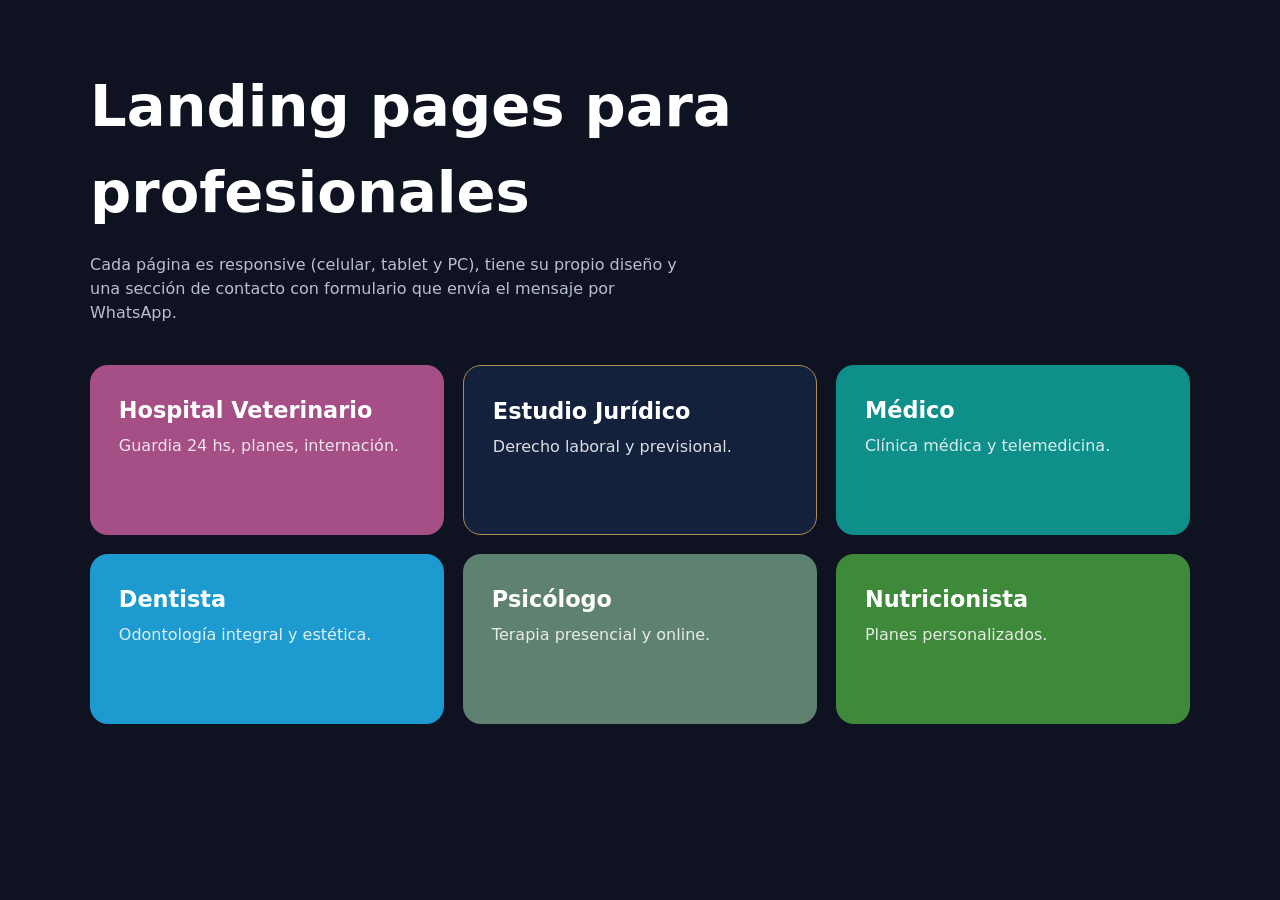
<file: index.html>
<!DOCTYPE html>
<html lang="es">
<head>
<meta charset="utf-8">
<meta name="viewport" content="width=device-width,initial-scale=1">
<title>Landing pages para profesionales</title>
<style>
:root{color-scheme:light}
*{box-sizing:border-box}
body{margin:0;font-family:system-ui,-apple-system,"Segoe UI",Roboto,sans-serif;background:#0f1220;color:#fff;line-height:1.5}
.w{width:min(1100px,100% - 2.5rem);margin:0 auto;padding:4rem 0}
h1{font-size:clamp(2rem,6vw,3.6rem);margin:0 0 .5rem}
p{color:#b9bed4;max-width:60ch}
.g{display:grid;grid-template-columns:repeat(3,1fr);gap:1.2rem;margin-top:2.5rem}
a.c{display:block;padding:1.8rem;border-radius:18px;text-decoration:none;color:#fff;min-height:170px;transition:transform .2s}
a.c:hover{transform:translateY(-4px)}
a.c b{display:block;font-size:1.4rem;margin-bottom:.4rem}a.c span{opacity:.85}
@media(max-width:900px){.g{grid-template-columns:repeat(2,1fr)}}
@media(max-width:560px){.g{grid-template-columns:1fr}}
</style>
</head>
<body>
<div class="w">
<h1>Landing pages para profesionales</h1>
<p>Cada página es responsive (celular, tablet y PC), tiene su propio diseño y una sección de contacto con formulario que envía el mensaje por WhatsApp.</p>
<div class="g">
<a class="c" href="veterinario/" style="background:#a64f87"><b>Hospital Veterinario</b><span>Guardia 24 hs, planes, internación.</span></a>
<a class="c" href="abogado/" style="background:#14213d;border:1px solid #b08d4c"><b>Estudio Jurídico</b><span>Derecho laboral y previsional.</span></a>
<a class="c" href="medico/" style="background:#0e8f8a"><b>Médico</b><span>Clínica médica y telemedicina.</span></a>
<a class="c" href="dentista/" style="background:#1d9bd1"><b>Dentista</b><span>Odontología integral y estética.</span></a>
<a class="c" href="psicologo/" style="background:#5f8170"><b>Psicólogo</b><span>Terapia presencial y online.</span></a>
<a class="c" href="nutricionista/" style="background:#3f8a3a"><b>Nutricionista</b><span>Planes personalizados.</span></a>
</div>
</div>
</body>
</html>
</file>
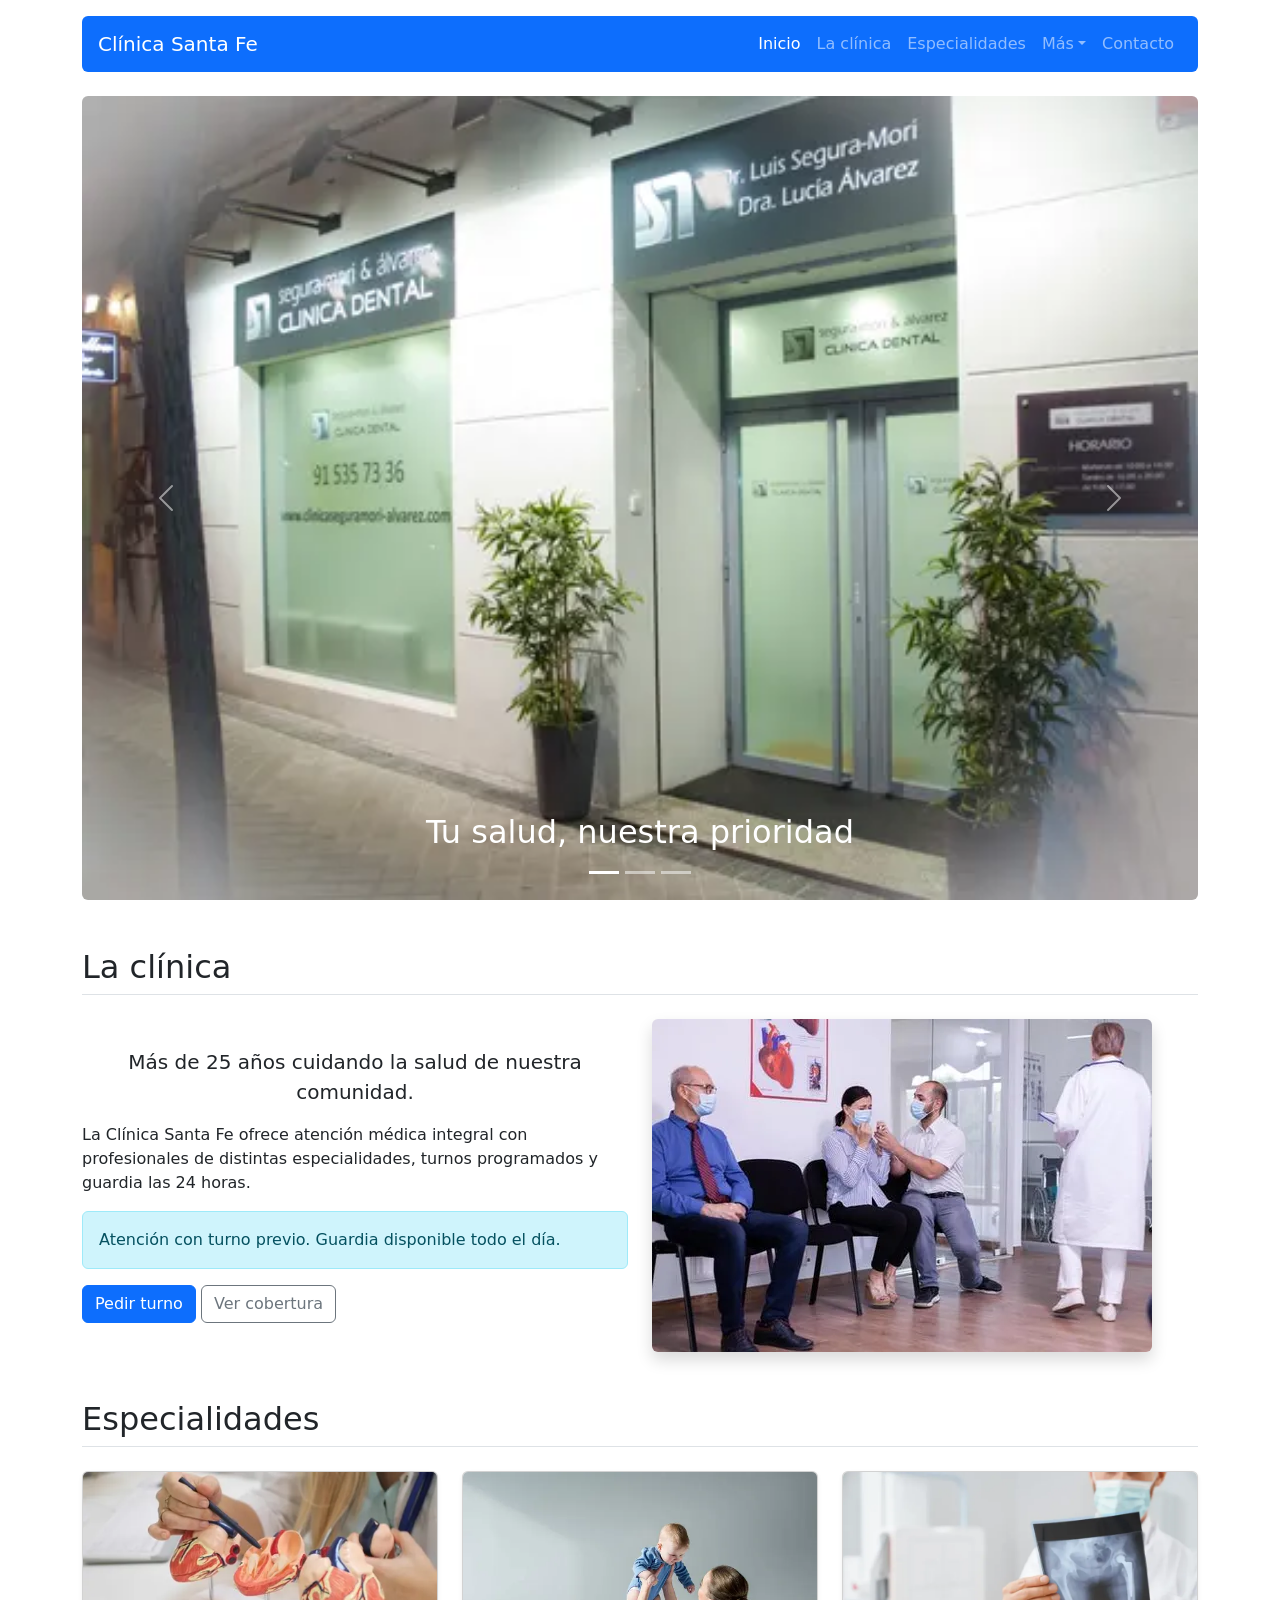
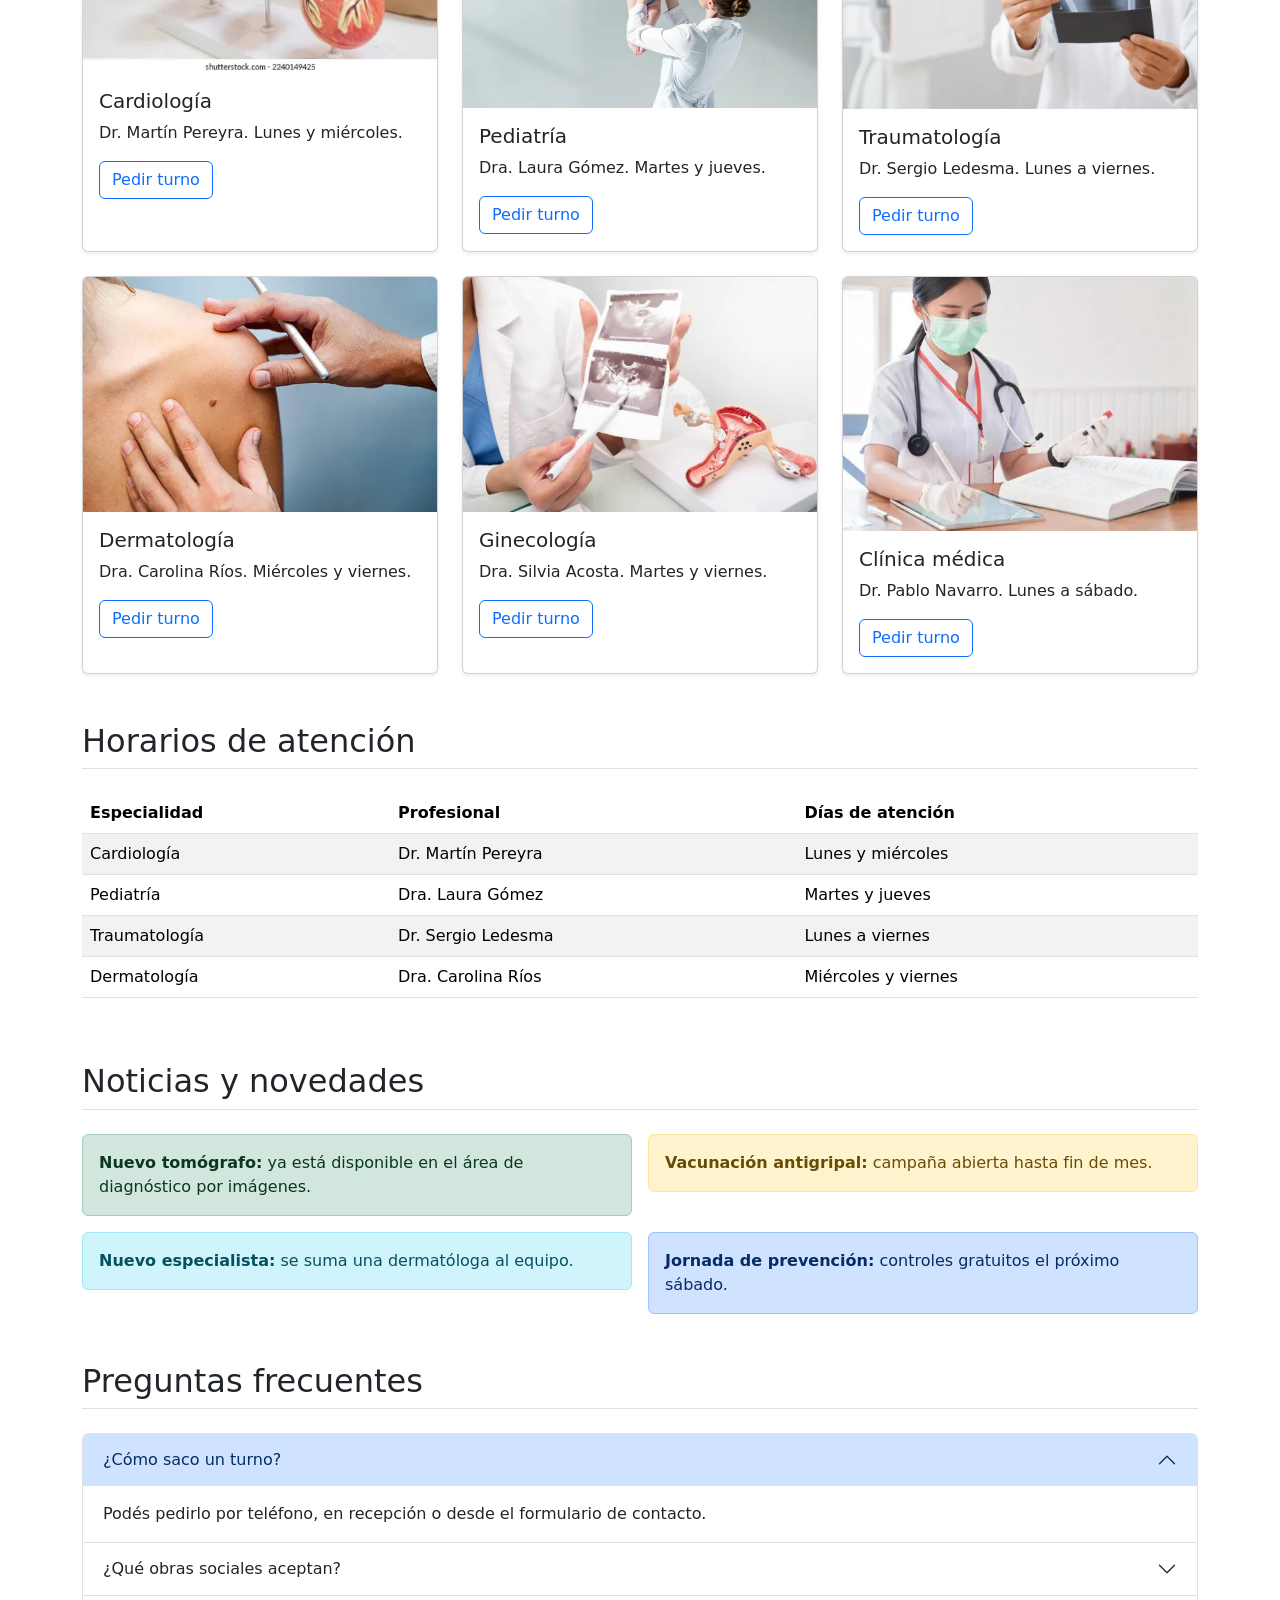
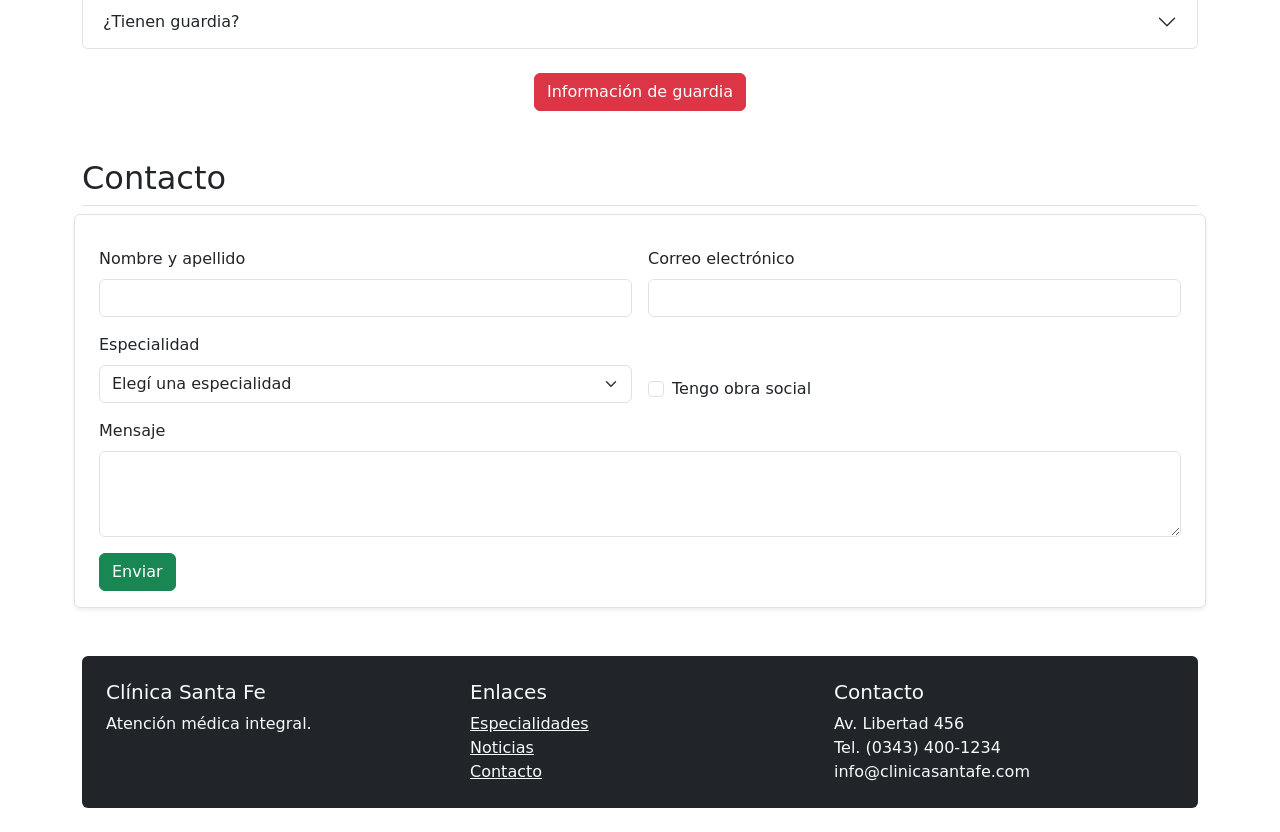
<file: A/index.html>
<!DOCTYPE html>
<html lang="es">
<head>
  <meta charset="UTF-8">
  <meta name="viewport" content="width=device-width, initial-scale=1">
  <title>Clínica Santa Fe</title>
  <link href="https://cdn.jsdelivr.net/npm/bootstrap@5.3.3/dist/css/bootstrap.min.css" rel="stylesheet">
</head>
<body>
  <div class="container">

    <!-- NAVBAR -->
    <nav class="navbar navbar-expand-lg bg-primary navbar-dark rounded mt-3 px-3">
      <a class="navbar-brand" href="#inicio">Clínica Santa Fe</a>
      <button class="navbar-toggler" type="button" data-bs-toggle="collapse" data-bs-target="#menu" aria-controls="menu" aria-expanded="false" aria-label="Abrir menú">
        <span class="navbar-toggler-icon"></span>
      </button>
      <div class="collapse navbar-collapse" id="menu">
        <ul class="navbar-nav ms-auto">
          <li class="nav-item"><a class="nav-link active" href="#inicio">Inicio</a></li>
          <li class="nav-item"><a class="nav-link" href="#clinica">La clínica</a></li>
          <li class="nav-item"><a class="nav-link" href="#especialidades">Especialidades</a></li>
          <li class="nav-item dropdown">
            <a class="nav-link dropdown-toggle" href="#" role="button" data-bs-toggle="dropdown" aria-expanded="false">Más</a>
            <ul class="dropdown-menu dropdown-menu-end">
              <li><a class="dropdown-item" href="#noticias">Noticias</a></li>
              <li><a class="dropdown-item" href="#horarios">Horarios</a></li>
              <li><a class="dropdown-item" href="#faq">Preguntas frecuentes</a></li>
            </ul>
          </li>
          <li class="nav-item"><a class="nav-link" href="#contacto">Contacto</a></li>
        </ul>
      </div>
    </nav>

    <!-- INICIO: carousel -->
    <section id="inicio" class="my-4">
      <div id="carrusel" class="carousel slide" data-bs-ride="carousel">
        <div class="carousel-indicators">
          <button type="button" data-bs-target="#carrusel" data-bs-slide-to="0" class="active" aria-current="true" aria-label="Diapositiva 1"></button>
          <button type="button" data-bs-target="#carrusel" data-bs-slide-to="1" aria-label="Diapositiva 2"></button>
          <button type="button" data-bs-target="#carrusel" data-bs-slide-to="2" aria-label="Diapositiva 3"></button>
        </div>
        <div class="carousel-inner rounded">
          <div class="carousel-item active">
            <img src="../imagenes/clinica1.webp" class="d-block w-100" alt="Fachada de la clínica">
            <div class="carousel-caption d-none d-md-block"><h2>Tu salud, nuestra prioridad</h2></div>
          </div>
          <div class="carousel-item">
            <img src="../imagenes/clinica2.webp" class="d-block w-100" alt="Equipo médico">
            <div class="carousel-caption d-none d-md-block"><h2>Un equipo médico a tu servicio</h2></div>
          </div>
          <div class="carousel-item">
            <img src="../imagenes/clinica3.webp" class="d-block w-100" alt="Consultorios">
            <div class="carousel-caption d-none d-md-block"><h2>Consultorios modernos</h2></div>
          </div>
        </div>
        <button class="carousel-control-prev" type="button" data-bs-target="#carrusel" data-bs-slide="prev">
          <span class="carousel-control-prev-icon" aria-hidden="true"></span>
          <span class="visually-hidden">Anterior</span>
        </button>
        <button class="carousel-control-next" type="button" data-bs-target="#carrusel" data-bs-slide="next">
          <span class="carousel-control-next-icon" aria-hidden="true"></span>
          <span class="visually-hidden">Siguiente</span>
        </button>
      </div>
    </section>

    <!-- LA CLÍNICA: dos columnas (texto e imagen) que se apilan en pantallas chicas -->
    <section id="clinica" class="my-5">
      <h2 class="border-bottom pb-2 mb-4">La clínica</h2>
      <div class="row align-items-center">
        <div class="col-12 col-md-6">
          <p class="lead text-center">Más de 25 años cuidando la salud de nuestra comunidad.</p>
          <p>La Clínica Santa Fe ofrece atención médica integral con profesionales de distintas especialidades, turnos programados y guardia las 24 horas.</p>
          <div class="alert alert-info">Atención con turno previo. Guardia disponible todo el día.</div>
          <button type="button" class="btn btn-primary">Pedir turno</button>
          <button type="button" class="btn btn-outline-secondary">Ver cobertura</button>
        </div>
        <div class="col-12 col-md-6 mt-3 mt-md-0">
          <img src="../imagenes/clinica4.webp" class="img-fluid rounded shadow" alt="Interior de la clínica">
        </div>
      </div>
    </section>

    <!-- ESPECIALIDADES: 6 tarjetas, 1 por fila en móvil, 2 en tablet y 3 en escritorio -->
    <section id="especialidades" class="my-5">
      <h2 class="border-bottom pb-2 mb-4">Especialidades</h2>
      <div class="row g-4">
        <div class="col-12 col-md-6 col-lg-4">
          <div class="card h-100 shadow-sm">
            <img src="../imagenes/esp1.webp" class="card-img-top" alt="Cardiología">
            <div class="card-body">
              <h5 class="card-title">Cardiología</h5>
              <p class="card-text">Dr. Martín Pereyra. Lunes y miércoles.</p>
              <a href="#contacto" class="btn btn-outline-primary">Pedir turno</a>
            </div>
          </div>
        </div>
        <div class="col-12 col-md-6 col-lg-4">
          <div class="card h-100 shadow-sm">
            <img src="../imagenes/esp2.webp" class="card-img-top" alt="Pediatría">
            <div class="card-body">
              <h5 class="card-title">Pediatría</h5>
              <p class="card-text">Dra. Laura Gómez. Martes y jueves.</p>
              <a href="#contacto" class="btn btn-outline-primary">Pedir turno</a>
            </div>
          </div>
        </div>
        <div class="col-12 col-md-6 col-lg-4">
          <div class="card h-100 shadow-sm">
            <img src="../imagenes/esp3.webp" class="card-img-top" alt="Traumatología">
            <div class="card-body">
              <h5 class="card-title">Traumatología</h5>
              <p class="card-text">Dr. Sergio Ledesma. Lunes a viernes.</p>
              <a href="#contacto" class="btn btn-outline-primary">Pedir turno</a>
            </div>
          </div>
        </div>
        <div class="col-12 col-md-6 col-lg-4">
          <div class="card h-100 shadow-sm">
            <img src="../imagenes/esp4.webp" class="card-img-top" alt="Dermatología">
            <div class="card-body">
              <h5 class="card-title">Dermatología</h5>
              <p class="card-text">Dra. Carolina Ríos. Miércoles y viernes.</p>
              <a href="#contacto" class="btn btn-outline-primary">Pedir turno</a>
            </div>
          </div>
        </div>
        <div class="col-12 col-md-6 col-lg-4">
          <div class="card h-100 shadow-sm">
            <img src="../imagenes/esp5.webp" class="card-img-top" alt="Ginecología">
            <div class="card-body">
              <h5 class="card-title">Ginecología</h5>
              <p class="card-text">Dra. Silvia Acosta. Martes y viernes.</p>
              <a href="#contacto" class="btn btn-outline-primary">Pedir turno</a>
            </div>
          </div>
        </div>
        <div class="col-12 col-md-6 col-lg-4">
          <div class="card h-100 shadow-sm">
            <img src="../imagenes/esp6.webp" class="card-img-top" alt="Clínica médica">
            <div class="card-body">
              <h5 class="card-title">Clínica médica</h5>
              <p class="card-text">Dr. Pablo Navarro. Lunes a sábado.</p>
              <a href="#contacto" class="btn btn-outline-primary">Pedir turno</a>
            </div>
          </div>
        </div>
      </div>
    </section>

    <!-- HORARIOS: tabla -->
    <section id="horarios" class="my-5">
      <h2 class="border-bottom pb-2 mb-4">Horarios de atención</h2>
      <div class="table-responsive">
        <table class="table table-striped table-hover">
          <thead>
            <tr><th>Especialidad</th><th>Profesional</th><th>Días de atención</th></tr>
          </thead>
          <tbody>
            <tr><td>Cardiología</td><td>Dr. Martín Pereyra</td><td>Lunes y miércoles</td></tr>
            <tr><td>Pediatría</td><td>Dra. Laura Gómez</td><td>Martes y jueves</td></tr>
            <tr><td>Traumatología</td><td>Dr. Sergio Ledesma</td><td>Lunes a viernes</td></tr>
            <tr><td>Dermatología</td><td>Dra. Carolina Ríos</td><td>Miércoles y viernes</td></tr>
          </tbody>
        </table>
      </div>
    </section>

    <!-- NOTICIAS -->
    <section id="noticias" class="my-5">
      <h2 class="border-bottom pb-2 mb-4">Noticias y novedades</h2>
      <div class="row g-3">
        <div class="col-12 col-md-6"><div class="alert alert-success mb-0"><strong>Nuevo tomógrafo:</strong> ya está disponible en el área de diagnóstico por imágenes.</div></div>
        <div class="col-12 col-md-6"><div class="alert alert-warning mb-0"><strong>Vacunación antigripal:</strong> campaña abierta hasta fin de mes.</div></div>
        <div class="col-12 col-md-6"><div class="alert alert-info mb-0"><strong>Nuevo especialista:</strong> se suma una dermatóloga al equipo.</div></div>
        <div class="col-12 col-md-6"><div class="alert alert-primary mb-0"><strong>Jornada de prevención:</strong> controles gratuitos el próximo sábado.</div></div>
      </div>
    </section>

    <!-- PREGUNTAS FRECUENTES: acordeón y modal -->
    <section id="faq" class="my-5">
      <h2 class="border-bottom pb-2 mb-4">Preguntas frecuentes</h2>
      <div class="accordion" id="acordeonFaq">
        <div class="accordion-item">
          <h3 class="accordion-header">
            <button class="accordion-button" type="button" data-bs-toggle="collapse" data-bs-target="#faq1" aria-expanded="true" aria-controls="faq1">¿Cómo saco un turno?</button>
          </h3>
          <div id="faq1" class="accordion-collapse collapse show" data-bs-parent="#acordeonFaq">
            <div class="accordion-body">Podés pedirlo por teléfono, en recepción o desde el formulario de contacto.</div>
          </div>
        </div>
        <div class="accordion-item">
          <h3 class="accordion-header">
            <button class="accordion-button collapsed" type="button" data-bs-toggle="collapse" data-bs-target="#faq2" aria-expanded="false" aria-controls="faq2">¿Qué obras sociales aceptan?</button>
          </h3>
          <div id="faq2" class="accordion-collapse collapse" data-bs-parent="#acordeonFaq">
            <div class="accordion-body">Trabajamos con las principales obras sociales y prepagas. Consultá en recepción.</div>
          </div>
        </div>
        <div class="accordion-item">
          <h3 class="accordion-header">
            <button class="accordion-button collapsed" type="button" data-bs-toggle="collapse" data-bs-target="#faq3" aria-expanded="false" aria-controls="faq3">¿Tienen guardia?</button>
          </h3>
          <div id="faq3" class="accordion-collapse collapse" data-bs-parent="#acordeonFaq">
            <div class="accordion-body">Sí, la guardia funciona las 24 horas, todos los días del año.</div>
          </div>
        </div>
      </div>
      <div class="text-center mt-4">
        <button type="button" class="btn btn-danger" data-bs-toggle="modal" data-bs-target="#modalGuardia">Información de guardia</button>
      </div>
    </section>

    <!-- CONTACTO: formulario distribuido con la grilla -->
    <section id="contacto" class="my-5">
      <h2 class="border-bottom pb-2 mb-4">Contacto</h2>
      <form class="row g-3 border rounded shadow-sm p-3">
        <div class="col-12 col-md-6">
          <label for="nombre" class="form-label">Nombre y apellido</label>
          <input type="text" class="form-control" id="nombre">
        </div>
        <div class="col-12 col-md-6">
          <label for="email" class="form-label">Correo electrónico</label>
          <input type="email" class="form-control" id="email">
        </div>
        <div class="col-12 col-md-6">
          <label for="especialidad" class="form-label">Especialidad</label>
          <select class="form-select" id="especialidad">
            <option selected>Elegí una especialidad</option>
            <option>Cardiología</option>
            <option>Pediatría</option>
            <option>Traumatología</option>
            <option>Dermatología</option>
          </select>
        </div>
        <div class="col-12 col-md-6 d-flex align-items-end">
          <div class="form-check">
            <input class="form-check-input" type="checkbox" id="obraSocial">
            <label class="form-check-label" for="obraSocial">Tengo obra social</label>
          </div>
        </div>
        <div class="col-12">
          <label for="mensaje" class="form-label">Mensaje</label>
          <textarea class="form-control" id="mensaje" rows="3"></textarea>
        </div>
        <div class="col-12">
          <button type="submit" class="btn btn-success">Enviar</button>
        </div>
      </form>
    </section>

    <!-- FOOTER: tres columnas en escritorio, apiladas en móvil -->
    <footer class="bg-dark text-light rounded p-4 mb-4">
      <div class="row">
        <div class="col-12 col-md-4 mb-3 mb-md-0">
          <h5>Clínica Santa Fe</h5>
          <p class="mb-0">Atención médica integral.</p>
        </div>
        <div class="col-12 col-md-4 mb-3 mb-md-0">
          <h5>Enlaces</h5>
          <ul class="list-unstyled mb-0">
            <li><a class="text-light" href="#especialidades">Especialidades</a></li>
            <li><a class="text-light" href="#noticias">Noticias</a></li>
            <li><a class="text-light" href="#contacto">Contacto</a></li>
          </ul>
        </div>
        <div class="col-12 col-md-4">
          <h5>Contacto</h5>
          <p class="mb-0">Av. Libertad 456<br>Tel. (0343) 400-1234<br>info@clinicasantafe.com</p>
        </div>
      </div>
    </footer>
  </div>

  <!-- MODAL -->
  <div class="modal fade" id="modalGuardia" tabindex="-1" aria-labelledby="tituloModal" aria-hidden="true">
    <div class="modal-dialog">
      <div class="modal-content">
        <div class="modal-header">
          <h5 class="modal-title" id="tituloModal">Guardia 24 horas</h5>
          <button type="button" class="btn-close" data-bs-dismiss="modal" aria-label="Cerrar"></button>
        </div>
        <div class="modal-body">Ante una urgencia, acercate a Av. Libertad 456 o llamá al (0343) 400-1234.</div>
        <div class="modal-footer">
          <button type="button" class="btn btn-secondary" data-bs-dismiss="modal">Cerrar</button>
        </div>
      </div>
    </div>
  </div>

  <script src="https://cdn.jsdelivr.net/npm/bootstrap@5.3.3/dist/js/bootstrap.bundle.min.js"></script>
</body>
</html>
</file>
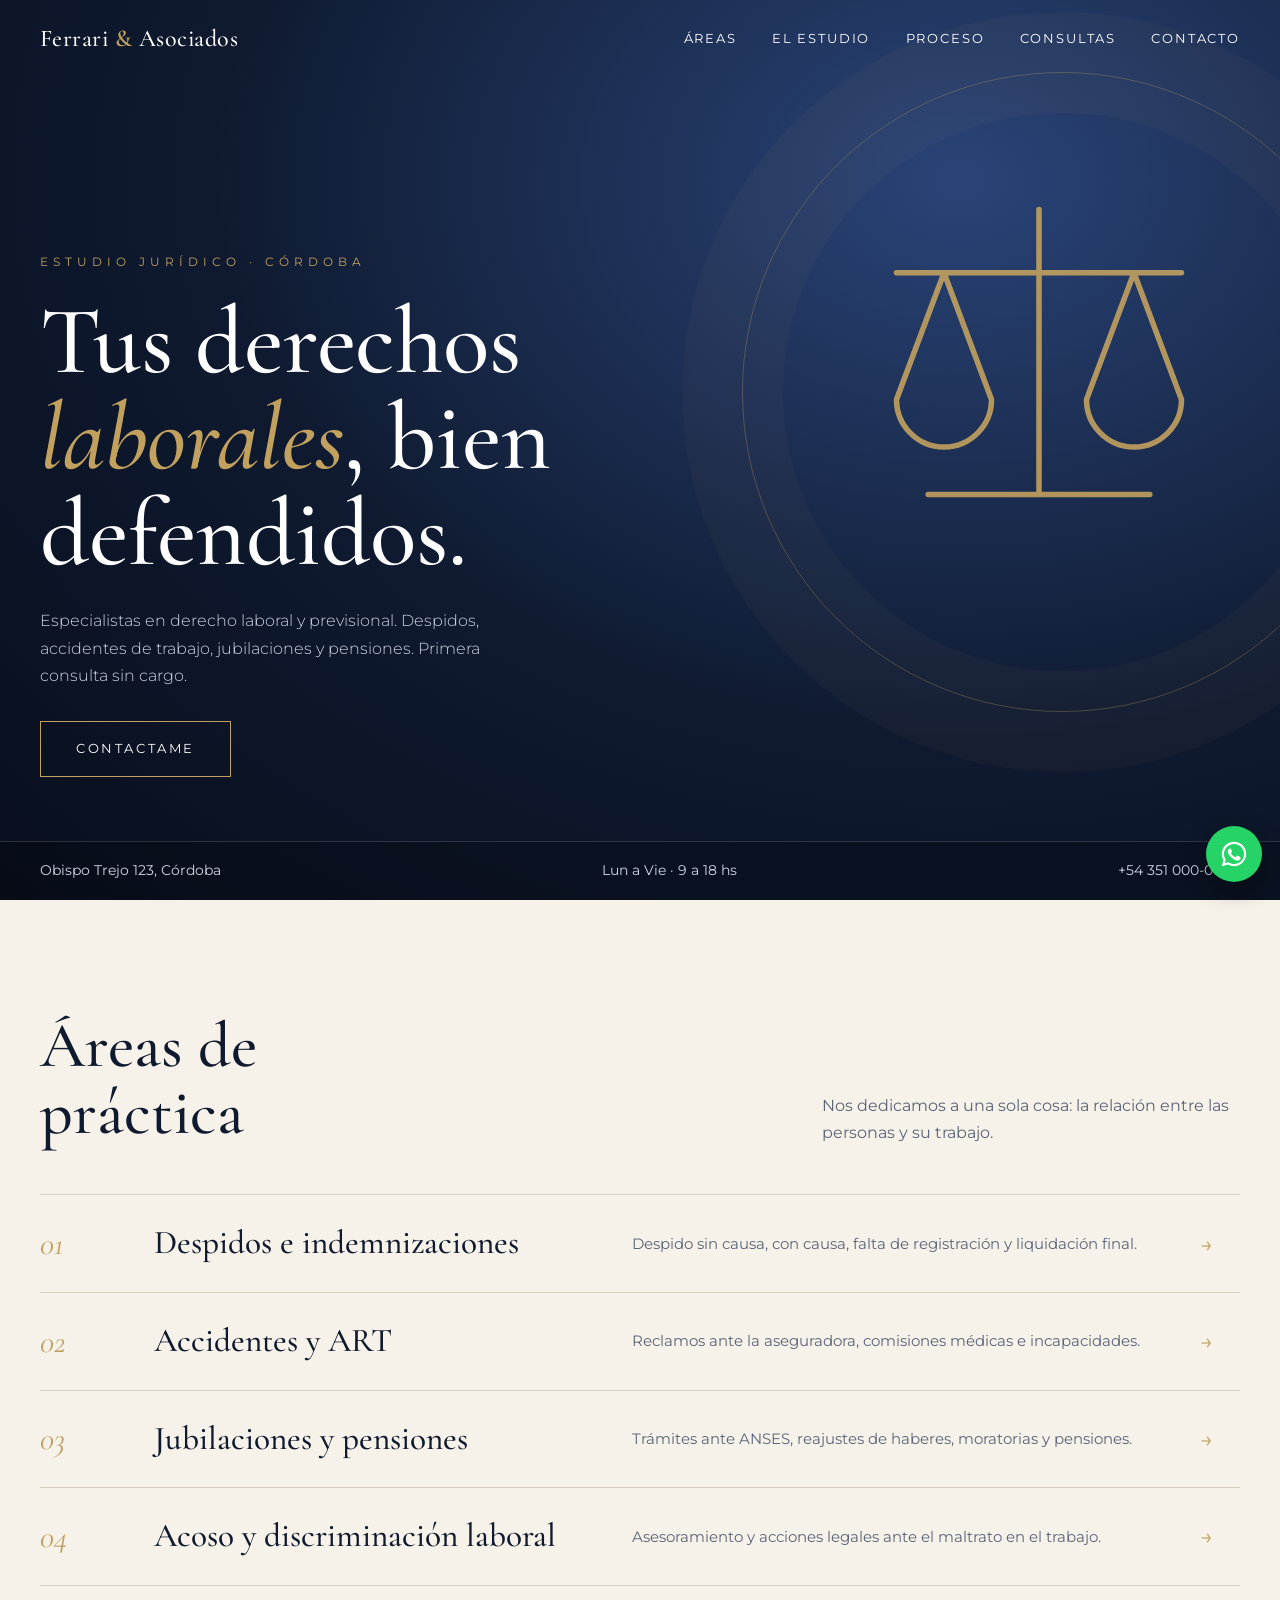
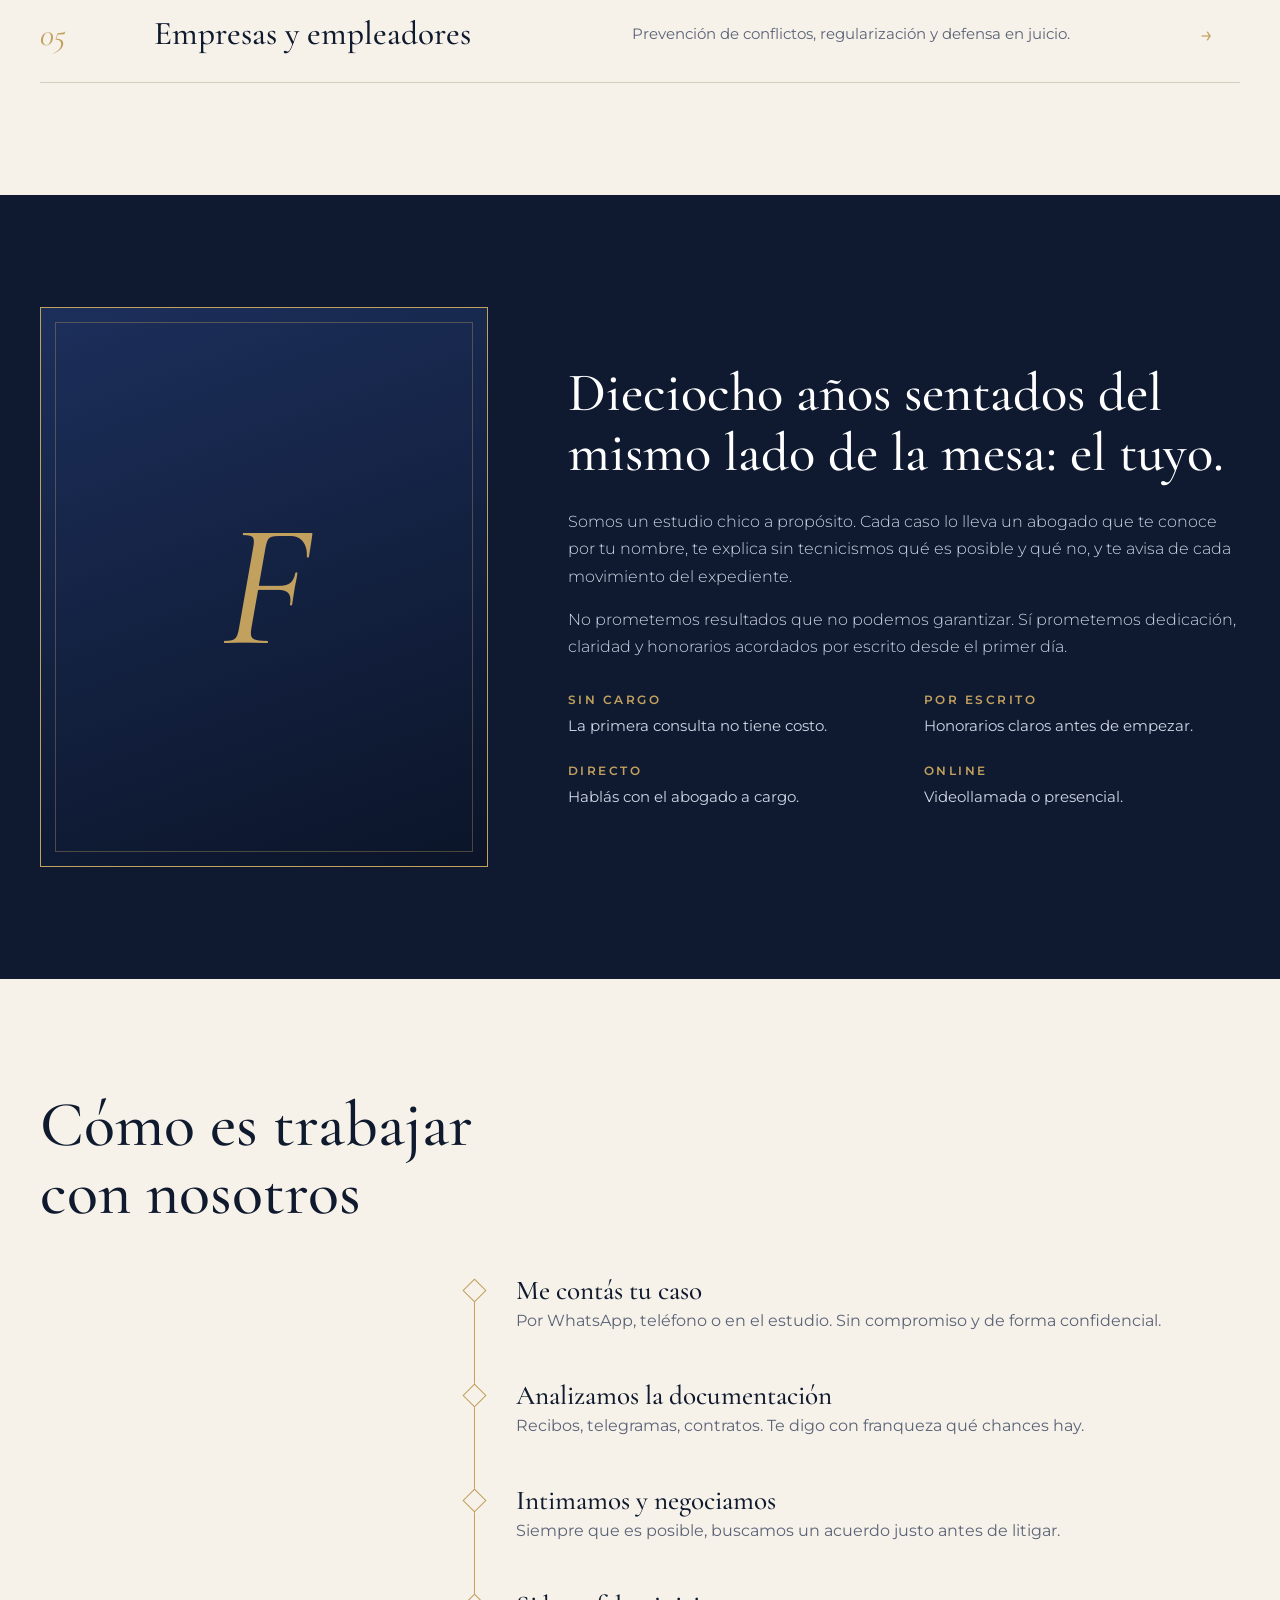
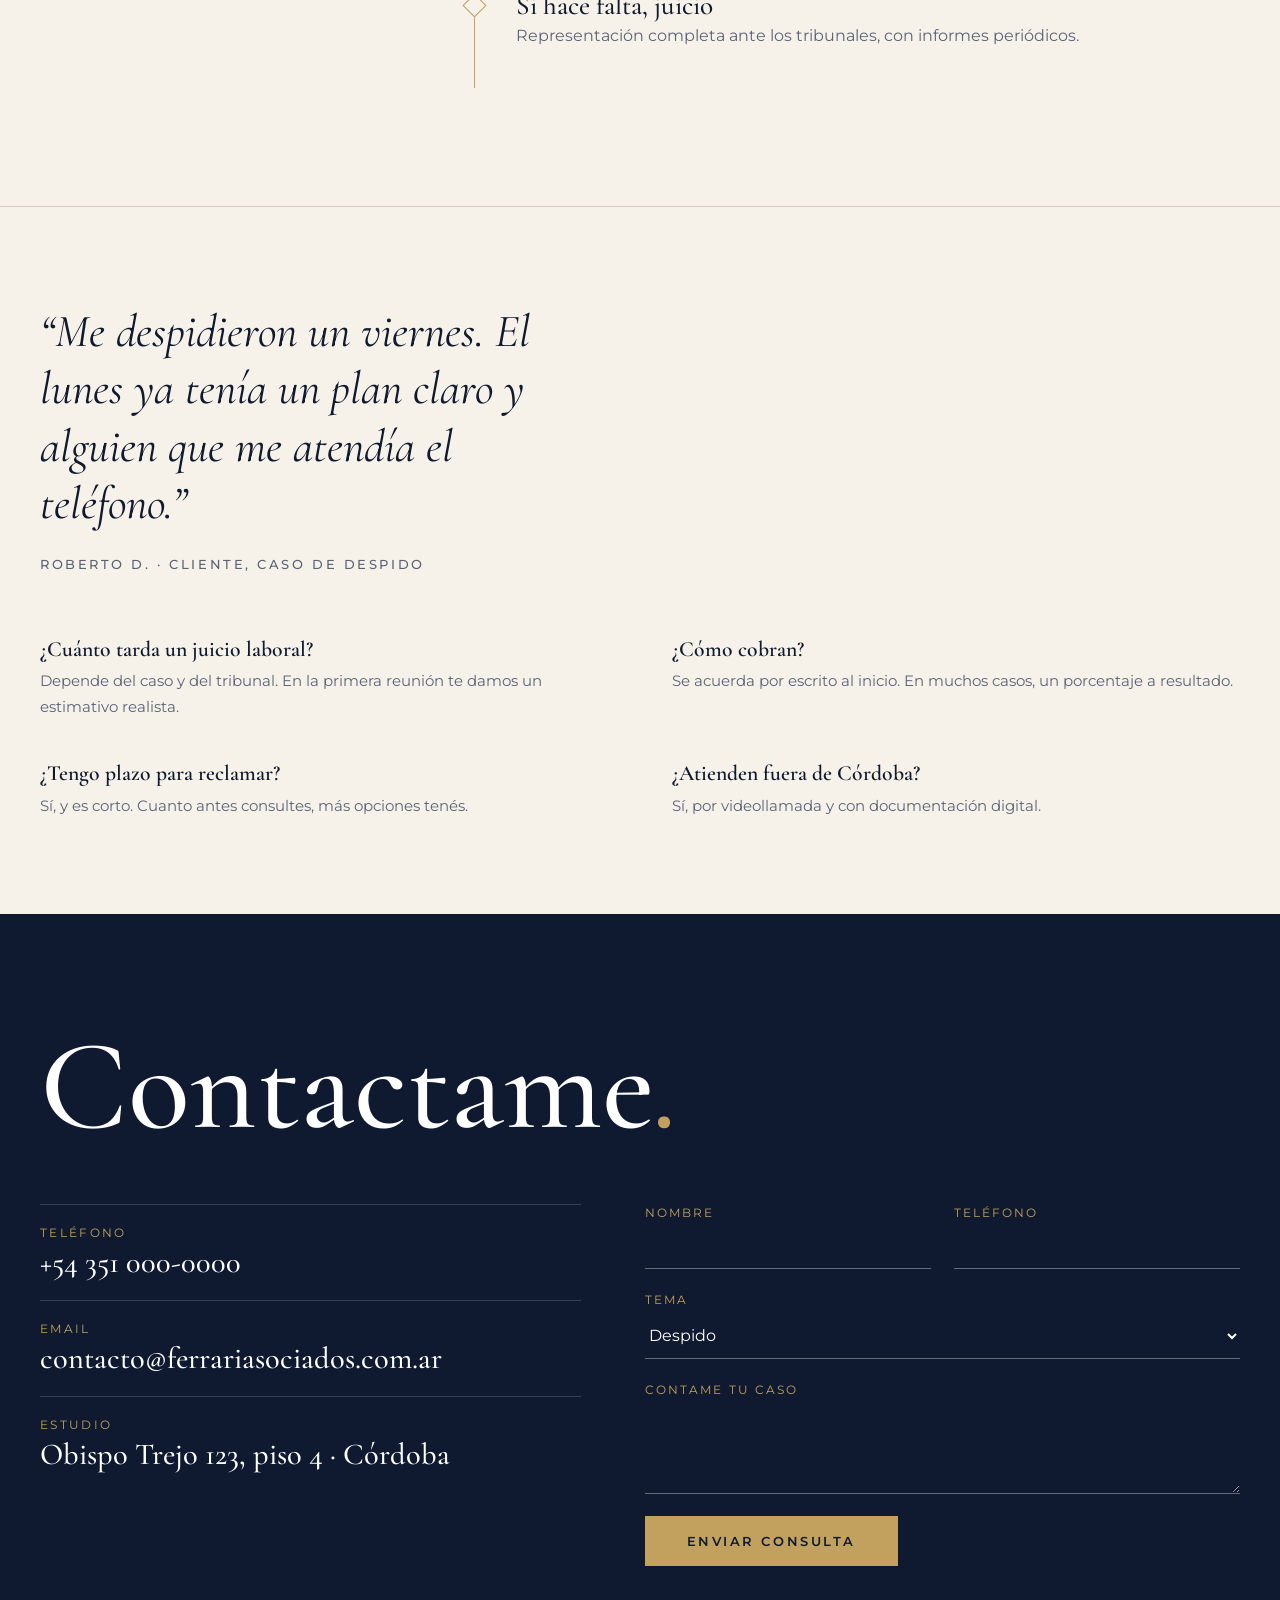
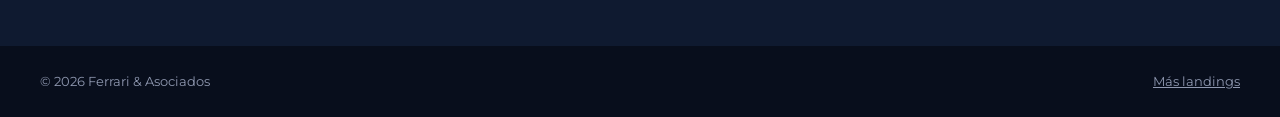
<file: abogado/index.html>
<!DOCTYPE html>
<html lang="es">
<head>
<meta charset="utf-8">
<meta name="viewport" content="width=device-width,initial-scale=1">
<title>Ferrari & Asociados · Abogados laboralistas en Córdoba</title>
<meta name="description" content="Estudio jurídico especializado en derecho laboral y previsional en Córdoba. Primera consulta sin cargo.">
<meta name="theme-color" content="#0f1a30">
<link rel="preconnect" href="https://fonts.googleapis.com"><link rel="preconnect" href="https://fonts.gstatic.com" crossorigin>
<link href="https://fonts.googleapis.com/css2?family=Cormorant+Garamond:ital,wght@0,400;0,500;0,600;1,400;1,500&family=Montserrat:wght@300;400;500;600&display=swap" rel="stylesheet">
<style>
:root{--navy:#0f1a30;--navy2:#16254a;--gold:#c2a15f;--paper:#f6f2ea;--ink:#101a2e;--mut:#5b6377;--nav-h:76px}
*,*::before,*::after{box-sizing:border-box}html{scroll-behavior:smooth;scroll-padding-top:80px}
body{margin:0;font:400 1rem/1.7 Montserrat,sans-serif;color:var(--ink);background:var(--paper);overflow-x:hidden}
a{color:inherit}h1,h2,h3,p{margin:0}.serif{font-family:"Cormorant Garamond",serif}
.wrap{width:min(1200px,100% - 2.5rem);margin-inline:auto}
.nav{position:fixed;inset:0 0 auto;height:var(--nav-h);z-index:50;color:#fff;display:flex;align-items:center;transition:.3s}
.nav.scrolled{background:rgba(15,26,48,.96);box-shadow:0 2px 20px rgba(0,0,0,.25)}
.nav .wrap{display:flex;justify-content:space-between;align-items:center}
.brand{font:500 1.5rem "Cormorant Garamond",serif;text-decoration:none;letter-spacing:.02em}.brand b{color:var(--gold);font-weight:600}
.menu{display:flex;gap:2.2rem;list-style:none;margin:0;padding:0;font-size:.82rem;letter-spacing:.14em;text-transform:uppercase}.menu a{text-decoration:none}.menu a:hover{color:var(--gold)}
.burger{display:none;background:0;border:0;color:#fff;width:44px;height:44px}.burger span{display:block;width:24px;height:1.5px;background:#fff;margin:6px auto}
/* Hero a pantalla completa, texto alineado a la izquierda abajo */
.hero{min-height:100svh;background:radial-gradient(ellipse at 75% 20%,#2a4478 0,var(--navy) 55%,#080e1c);color:#fff;display:flex;flex-direction:column;justify-content:flex-end;position:relative;overflow:hidden}
.hero::before{content:"";position:absolute;right:-8%;top:8%;width:min(55vw,640px);aspect-ratio:1;border:1px solid rgba(194,161,95,.35);border-radius:50%;box-shadow:inset 0 0 0 40px rgba(194,161,95,.04),0 0 0 60px rgba(194,161,95,.04)}
.hero svg{position:absolute;right:max(4vw,1rem);top:18%;width:min(34vw,380px);color:var(--gold);opacity:.9}
.hero .wrap{position:relative;padding:8rem 0 4rem}
.hero small{letter-spacing:.4em;font-size:.78rem;color:var(--gold);text-transform:uppercase}
.hero h1{font:500 clamp(2.6rem,7.5vw,6.2rem)/1 "Cormorant Garamond",serif;max-width:12ch;margin:1.2rem 0 1.6rem}.hero h1 i{color:var(--gold)}
.hero p{max-width:46ch;color:#cfd5e5;font-weight:300}
.cta{display:inline-block;margin-top:2rem;border:1px solid var(--gold);color:#fff;padding:1rem 2.2rem;text-decoration:none;font-size:.8rem;letter-spacing:.2em;text-transform:uppercase;transition:.25s}.cta:hover{background:var(--gold);color:var(--navy)}
.bar{border-top:1px solid rgba(255,255,255,.15);position:relative;background:rgba(0,0,0,.2)}.bar .wrap{display:flex;justify-content:space-between;flex-wrap:wrap;gap:.5rem 2rem;padding:1.1rem 0;font-size:.85rem;color:#cfd5e5}
/* Áreas: filas numeradas */
.areas{padding:7rem 0}
.hd{display:flex;justify-content:space-between;align-items:end;gap:2rem;flex-wrap:wrap;margin-bottom:3rem}
.hd h2{font:500 clamp(2.2rem,5vw,4rem)/1.05 "Cormorant Garamond",serif;max-width:14ch}.hd p{max-width:38ch;color:var(--mut)}
.row{display:grid;grid-template-columns:90px 1fr 1.2fr 40px;gap:1.5rem;align-items:center;padding:1.8rem 0;border-top:1px solid #d7cfbd;text-decoration:none;transition:.3s}
.row:last-child{border-bottom:1px solid #d7cfbd}
.row:hover{padding-left:1.2rem;background:#fff}
.row .n{font:italic 400 2rem "Cormorant Garamond",serif;color:var(--gold)}.row h3{font:500 clamp(1.5rem,2.6vw,2.2rem) "Cormorant Garamond",serif;line-height:1.1}.row p{color:var(--mut);font-size:.95rem}.row .a{font-size:1.4rem;color:var(--gold)}
/* El estudio: monograma + texto + firma */
.estudio{background:var(--navy);color:#fff;padding:7rem 0}
.estudio .wrap{display:grid;grid-template-columns:.8fr 1.2fr;gap:5rem;align-items:center}
.mono{aspect-ratio:4/5;border:1px solid var(--gold);display:grid;place-items:center;font:italic 500 clamp(6rem,14vw,11rem) "Cormorant Garamond",serif;color:var(--gold);position:relative;background:linear-gradient(160deg,#1c2f5b,#0b1428)}
.mono::after{content:"";position:absolute;inset:14px;border:1px solid rgba(194,161,95,.35)}
.estudio h2{font:500 clamp(2rem,4.5vw,3.4rem)/1.1 "Cormorant Garamond",serif;margin-bottom:1.5rem}.estudio p{color:#cfd5e5;font-weight:300;margin-bottom:1rem}
.vals{display:grid;grid-template-columns:1fr 1fr;gap:1.5rem 2.5rem;margin-top:2rem}.vals b{display:block;color:var(--gold);font:600 .78rem Montserrat;letter-spacing:.2em;text-transform:uppercase;margin-bottom:.3rem}.vals span{font-size:.93rem;color:#cfd5e5}
/* Proceso: línea de tiempo vertical */
.proc{padding:7rem 0}
.tl{position:relative;margin-top:3rem;max-width:780px;margin-left:auto}
.tl::before{content:"";position:absolute;left:14px;top:6px;bottom:6px;width:1px;background:var(--gold)}
.tl div{position:relative;padding:0 0 2.8rem 3.5rem}.tl div::before{content:"";position:absolute;left:6px;top:8px;width:17px;height:17px;background:var(--paper);border:1px solid var(--gold);transform:rotate(45deg)}
.tl h3{font:500 1.7rem "Cormorant Garamond",serif}.tl p{color:var(--mut)}
.proc .hd{margin-bottom:0}
/* Frase y preguntas */
.quote{padding:6rem 0;border-top:1px solid #d7cfbd}
.quote blockquote{margin:0;font:italic 400 clamp(1.7rem,3.6vw,3rem)/1.25 "Cormorant Garamond",serif;max-width:26ch}.quote cite{display:block;margin-top:1.5rem;font:500 .8rem Montserrat;letter-spacing:.2em;text-transform:uppercase;color:var(--mut);font-style:normal}
.faq{display:grid;grid-template-columns:1fr 1fr;gap:2.5rem 4rem;margin-top:4rem}.faq h3{font:600 1.35rem "Cormorant Garamond",serif;margin-bottom:.4rem}.faq p{color:var(--mut);font-size:.95rem}
/* Contacto: enorme, líneas directas + formulario subrayado */
.contact{background:var(--navy);color:#fff;padding:7rem 0 5rem}
.contact h2{font:500 clamp(3rem,10vw,8rem)/.95 "Cormorant Garamond",serif}.contact h2 i{color:var(--gold)}
.contact .g{display:grid;grid-template-columns:1fr 1.1fr;gap:4rem;margin-top:3.5rem}
.lines a,.lines div{display:block;text-decoration:none;padding:1.2rem 0;border-top:1px solid rgba(255,255,255,.18)}.lines small{display:block;color:var(--gold);letter-spacing:.2em;text-transform:uppercase;font-size:.72rem}.lines span{font:500 clamp(1.3rem,2.4vw,1.9rem) "Cormorant Garamond",serif}
.lines a:hover span{color:var(--gold)}
form{display:grid;gap:1.4rem}
form .r{display:grid;grid-template-columns:1fr 1fr;gap:1.4rem}
form label{display:grid;gap:.2rem;font-size:.72rem;letter-spacing:.18em;text-transform:uppercase;color:var(--gold)}
input,select,textarea{font:400 1rem Montserrat;color:#fff;background:transparent;border:0;border-bottom:1px solid rgba(255,255,255,.35);padding:.7rem 0;width:100%;border-radius:0}
select option{color:#000}
input:focus,select:focus,textarea:focus{outline:0;border-color:var(--gold)}
textarea{min-height:90px;resize:vertical}
button{justify-self:start;background:var(--gold);color:var(--navy);border:0;padding:1.1rem 2.6rem;font:600 .8rem Montserrat;letter-spacing:.2em;text-transform:uppercase;cursor:pointer}
.form-ok{display:none;color:var(--gold)}.form-ok.show{display:block}
footer{background:#080e1c;color:#8f98b0;font-size:.82rem;padding:1.5rem 0}footer .wrap{display:flex;justify-content:space-between;flex-wrap:wrap;gap:1rem}
.wa{position:fixed;right:18px;bottom:18px;z-index:60;width:56px;height:56px;border-radius:50%;background:#25d366;display:grid;place-items:center;box-shadow:0 8px 24px rgba(0,0,0,.35)}.wa svg{width:30px;fill:#fff;position:static;opacity:1}
.reveal{opacity:0;transform:translateY(24px);transition:.8s}.reveal.in{opacity:1;transform:none}
@media(max-width:900px){
 .burger{display:block}.menu{position:fixed;inset:var(--nav-h) 0 auto;flex-direction:column;gap:0;background:var(--navy);padding:.5rem 1.5rem 1.5rem;transform:translateY(-130%);transition:.3s}.menu.open{transform:none}.menu a{display:block;padding:1rem 0;border-bottom:1px solid rgba(255,255,255,.12)}
 .hero svg{display:none}
 .row{grid-template-columns:50px 1fr 24px}.row p{grid-column:2/3;grid-row:2}.row .a{grid-row:1;grid-column:3}
 .estudio .wrap,.contact .g,.faq{grid-template-columns:1fr}.mono{max-width:300px}
 .tl{margin-left:0}
}
@media(max-width:560px){form .r,.vals{grid-template-columns:1fr}button{width:100%;justify-self:stretch}}
</style>
</head>
<body>
<header class="nav"><div class="wrap">
 <a class="brand" href="#inicio">Ferrari <b>&</b> Asociados</a>
 <nav><ul class="menu"><li><a href="#areas">Áreas</a></li><li><a href="#estudio">El estudio</a></li><li><a href="#proceso">Proceso</a></li><li><a href="#faq">Consultas</a></li><li><a href="#contacto">Contacto</a></li></ul></nav>
 <button class="burger" aria-label="Menú" aria-expanded="false"><span></span><span></span><span></span></button>
</div></header>
<main>
<section class="hero" id="inicio">
 <svg viewBox="0 0 24 24" fill="none" stroke="currentColor" stroke-width=".35" stroke-linecap="round" stroke-linejoin="round" aria-hidden="true"><path d="M12 3v18M5 21h14M3 7h18M6 7l-3 8a3 3 0 0 0 6 0zM18 7l-3 8a3 3 0 0 0 6 0z"/></svg>
 <div class="wrap"><small>Estudio jurídico · Córdoba</small><h1>Tus derechos <i>laborales</i>, bien defendidos.</h1><p>Especialistas en derecho laboral y previsional. Despidos, accidentes de trabajo, jubilaciones y pensiones. Primera consulta sin cargo.</p><a class="cta" href="#contacto">Contactame</a></div>
 <div class="bar"><div class="wrap"><span>Obispo Trejo 123, Córdoba</span><span>Lun a Vie · 9 a 18 hs</span><span>+54 351 000-0000</span></div></div>
</section>

<section class="areas" id="areas"><div class="wrap">
 <div class="hd reveal"><h2>Áreas de práctica</h2><p>Nos dedicamos a una sola cosa: la relación entre las personas y su trabajo.</p></div>
 <a class="row reveal" href="#contacto"><span class="n">01</span><h3>Despidos e indemnizaciones</h3><p>Despido sin causa, con causa, falta de registración y liquidación final.</p><span class="a">→</span></a>
 <a class="row reveal" href="#contacto"><span class="n">02</span><h3>Accidentes y ART</h3><p>Reclamos ante la aseguradora, comisiones médicas e incapacidades.</p><span class="a">→</span></a>
 <a class="row reveal" href="#contacto"><span class="n">03</span><h3>Jubilaciones y pensiones</h3><p>Trámites ante ANSES, reajustes de haberes, moratorias y pensiones.</p><span class="a">→</span></a>
 <a class="row reveal" href="#contacto"><span class="n">04</span><h3>Acoso y discriminación laboral</h3><p>Asesoramiento y acciones legales ante el maltrato en el trabajo.</p><span class="a">→</span></a>
 <a class="row reveal" href="#contacto"><span class="n">05</span><h3>Empresas y empleadores</h3><p>Prevención de conflictos, regularización y defensa en juicio.</p><span class="a">→</span></a>
</div></section>

<section class="estudio" id="estudio"><div class="wrap">
 <div class="mono reveal" aria-hidden="true">F</div>
 <div class="reveal"><h2>Dieciocho años sentados del mismo lado de la mesa: el tuyo.</h2><p>Somos un estudio chico a propósito. Cada caso lo lleva un abogado que te conoce por tu nombre, te explica sin tecnicismos qué es posible y qué no, y te avisa de cada movimiento del expediente.</p><p>No prometemos resultados que no podemos garantizar. Sí prometemos dedicación, claridad y honorarios acordados por escrito desde el primer día.</p>
 <div class="vals"><div><b>Sin cargo</b><span>La primera consulta no tiene costo.</span></div><div><b>Por escrito</b><span>Honorarios claros antes de empezar.</span></div><div><b>Directo</b><span>Hablás con el abogado a cargo.</span></div><div><b>Online</b><span>Videollamada o presencial.</span></div></div></div>
</div></section>

<section class="proc" id="proceso"><div class="wrap">
 <div class="hd reveal"><h2>Cómo es trabajar con nosotros</h2></div>
 <div class="tl">
  <div class="reveal"><h3>Me contás tu caso</h3><p>Por WhatsApp, teléfono o en el estudio. Sin compromiso y de forma confidencial.</p></div>
  <div class="reveal"><h3>Analizamos la documentación</h3><p>Recibos, telegramas, contratos. Te digo con franqueza qué chances hay.</p></div>
  <div class="reveal"><h3>Intimamos y negociamos</h3><p>Siempre que es posible, buscamos un acuerdo justo antes de litigar.</p></div>
  <div class="reveal"><h3>Si hace falta, juicio</h3><p>Representación completa ante los tribunales, con informes periódicos.</p></div>
 </div>
</div></section>

<section class="quote" id="faq"><div class="wrap">
 <blockquote class="reveal">“Me despidieron un viernes. El lunes ya tenía un plan claro y alguien que me atendía el teléfono.”</blockquote><cite class="reveal">Roberto D. · Cliente, caso de despido</cite>
 <div class="faq">
  <div class="reveal"><h3>¿Cuánto tarda un juicio laboral?</h3><p>Depende del caso y del tribunal. En la primera reunión te damos un estimativo realista.</p></div>
  <div class="reveal"><h3>¿Cómo cobran?</h3><p>Se acuerda por escrito al inicio. En muchos casos, un porcentaje a resultado.</p></div>
  <div class="reveal"><h3>¿Tengo plazo para reclamar?</h3><p>Sí, y es corto. Cuanto antes consultes, más opciones tenés.</p></div>
  <div class="reveal"><h3>¿Atienden fuera de Córdoba?</h3><p>Sí, por videollamada y con documentación digital.</p></div>
 </div>
</div></section>

<section class="contact" id="contacto"><div class="wrap">
 <h2 class="reveal">Contactame<i>.</i></h2>
 <div class="g">
  <div class="lines reveal"><a href="tel:+543510000000"><small>Teléfono</small><span>+54 351 000-0000</span></a><a href="mailto:contacto@ferrariasociados.com.ar"><small>Email</small><span>contacto@ferrariasociados.com.ar</span></a><div><small>Estudio</small><span>Obispo Trejo 123, piso 4 · Córdoba</span></div></div>
  <form class="reveal" data-wa="5493510000000">
   <div class="r"><label>Nombre<input name="Nombre" required></label><label>Teléfono<input name="Teléfono" type="tel" required></label></div>
   <label>Tema<select name="Tema"><option>Despido</option><option>Accidente laboral</option><option>Jubilación / pensión</option><option>Acoso laboral</option><option>Soy empresa</option><option>Otro</option></select></label>
   <label>Contame tu caso<textarea name="Caso"></textarea></label>
   <button>Enviar consulta</button><div class="form-ok">Se abrió WhatsApp con tu mensaje. Respondo dentro de las 24 hs.</div>
  </form>
 </div>
</div></section>
</main>
<footer><div class="wrap"><span>© <span id="year">2026</span> Ferrari & Asociados</span><a href="../index.html">Más landings</a></div></footer>
<a class="wa" href="https://wa.me/5493510000000" target="_blank" rel="noopener" aria-label="WhatsApp"><svg viewBox="0 0 32 32" aria-hidden="true"><path d="M16 3C8.8 3 3 8.8 3 16c0 2.3.6 4.5 1.7 6.4L3 29l6.8-1.8A13 13 0 0 0 16 29c7.2 0 13-5.8 13-13S23.2 3 16 3zm0 23.7c-2 0-3.9-.6-5.5-1.6l-.4-.2-4 1 1.1-3.9-.3-.4A10.7 10.7 0 1 1 16 26.700zm5.900-8c-.3-.2-1.900-.9-2.200-1-.3-.1-.5-.2-.7.2-.2.300-.8 1-1 1.200-.2.200-.4.200-.7.100-.3-.2-1.400-.5-2.600-1.600-1-.9-1.600-1.900-1.800-2.200-.2-.3 0-.5.100-.7l.5-.6c.2-.2.200-.3.300-.5.100-.2.100-.4 0-.6l-1-2.300c-.2-.6-.5-.5-.7-.5h-.6c-.2 0-.6.100-.9.400-.3.300-1.200 1.100-1.200 2.800s1.200 3.300 1.400 3.500c.2.200 2.400 3.700 5.800 5.100 3.400 1.400 3.400.9 4 .9.600-.1 1.900-.8 2.200-1.500.3-.8.300-1.400.2-1.500-.1-.1-.3-.2-.6-.4z"/></svg></a><script src="../assets/main.js"></script>
</body></html>
</file>
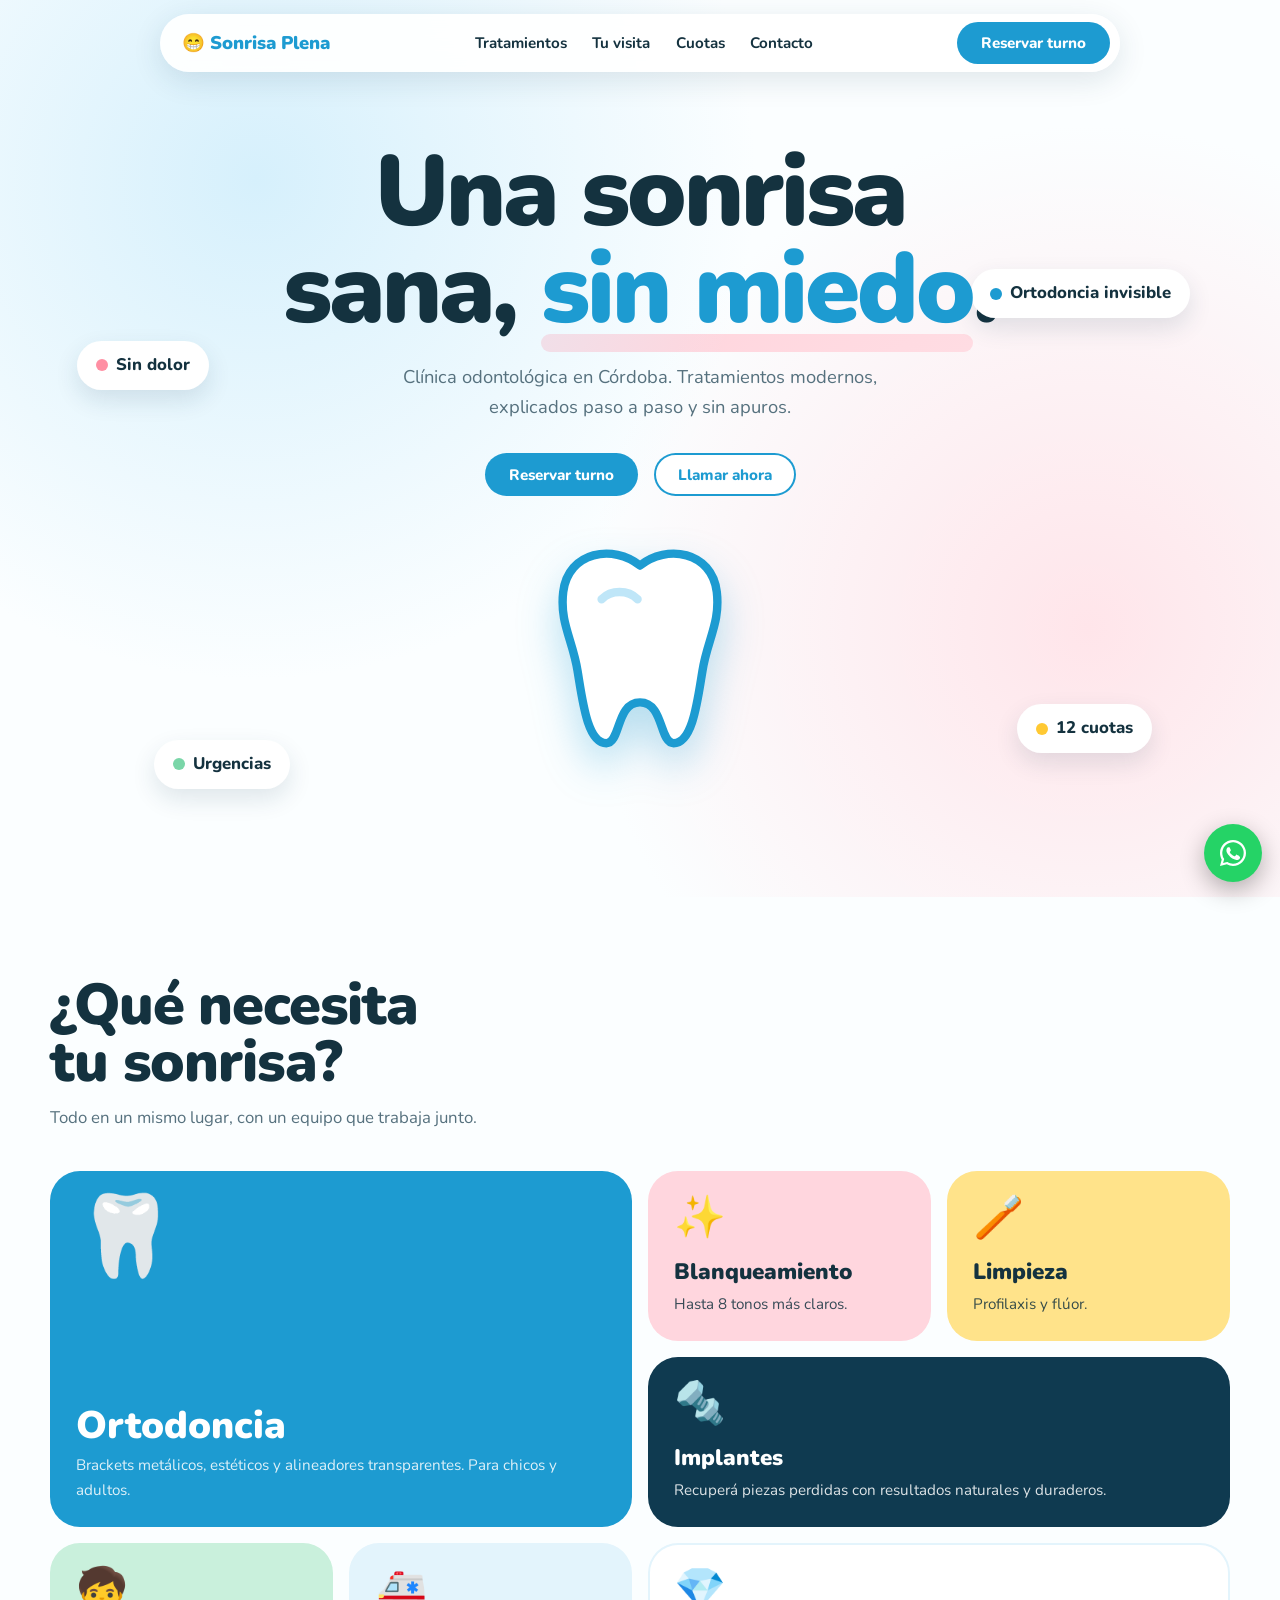
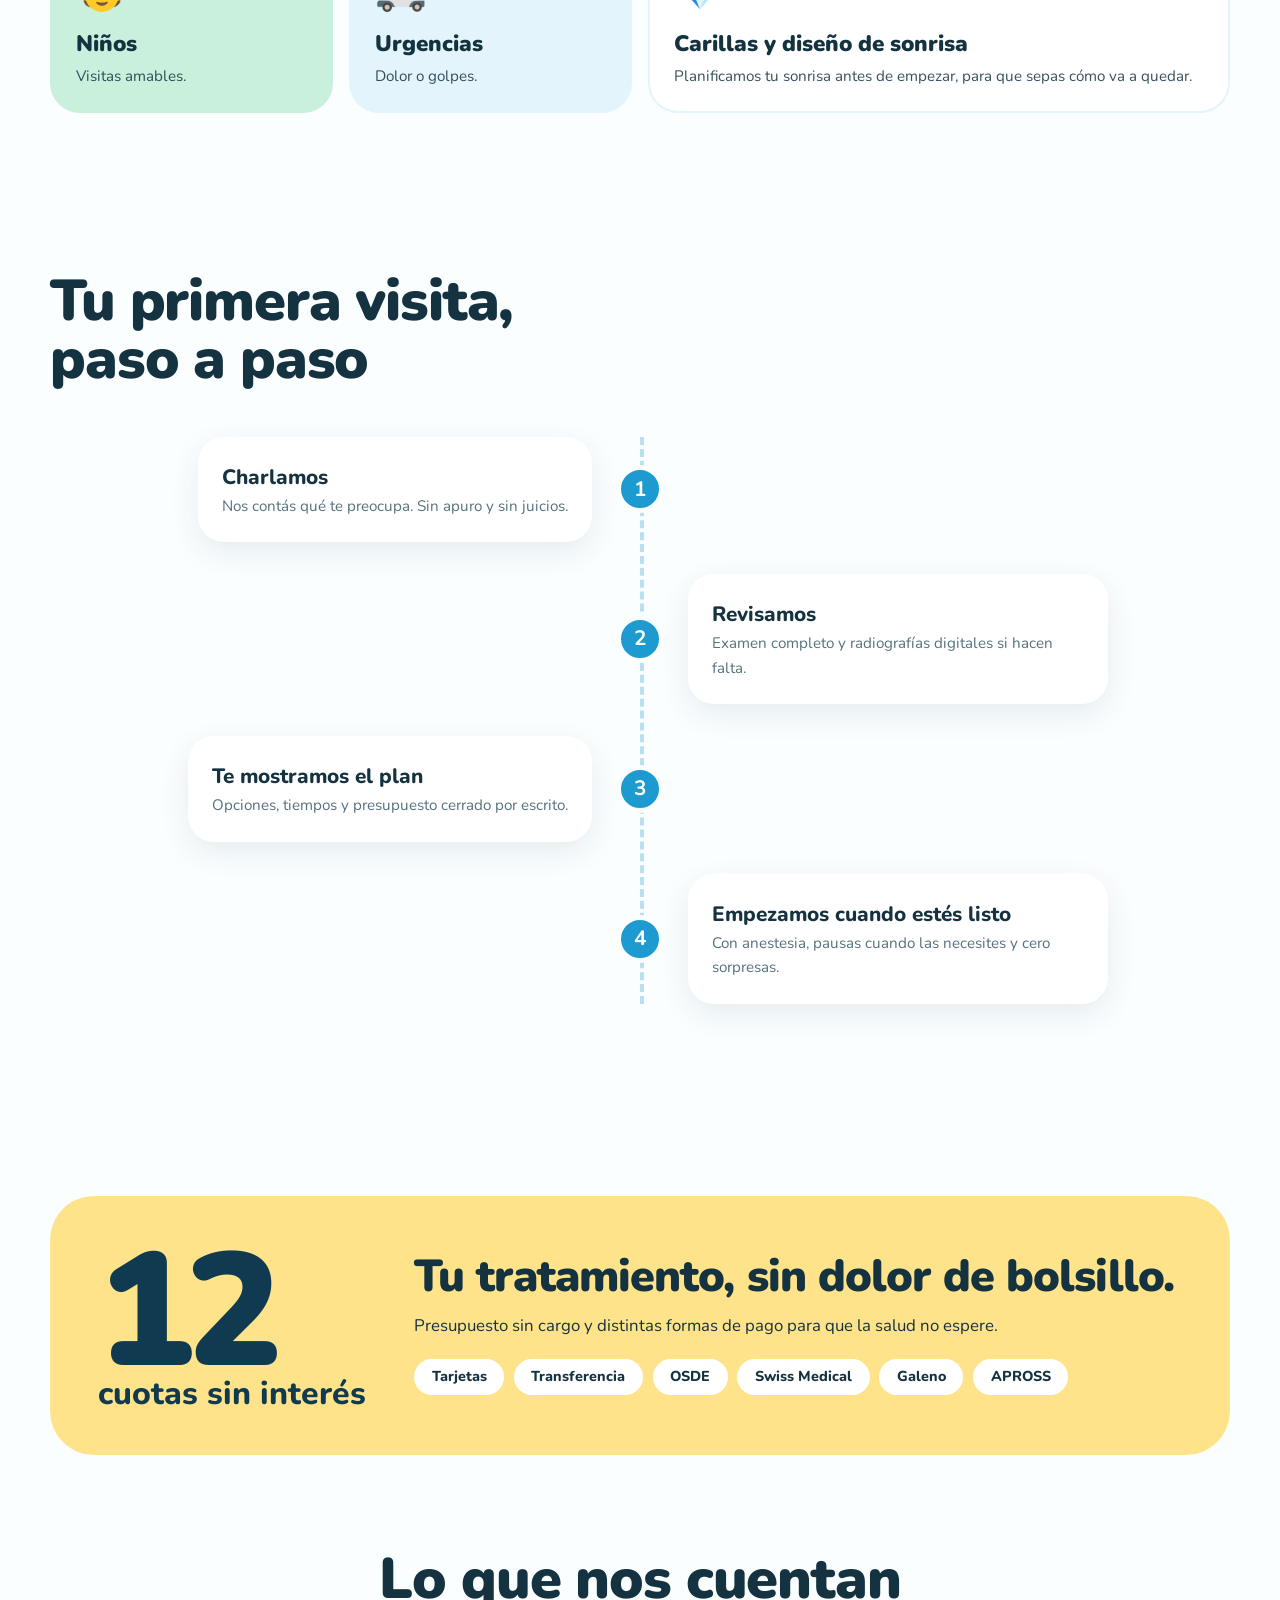
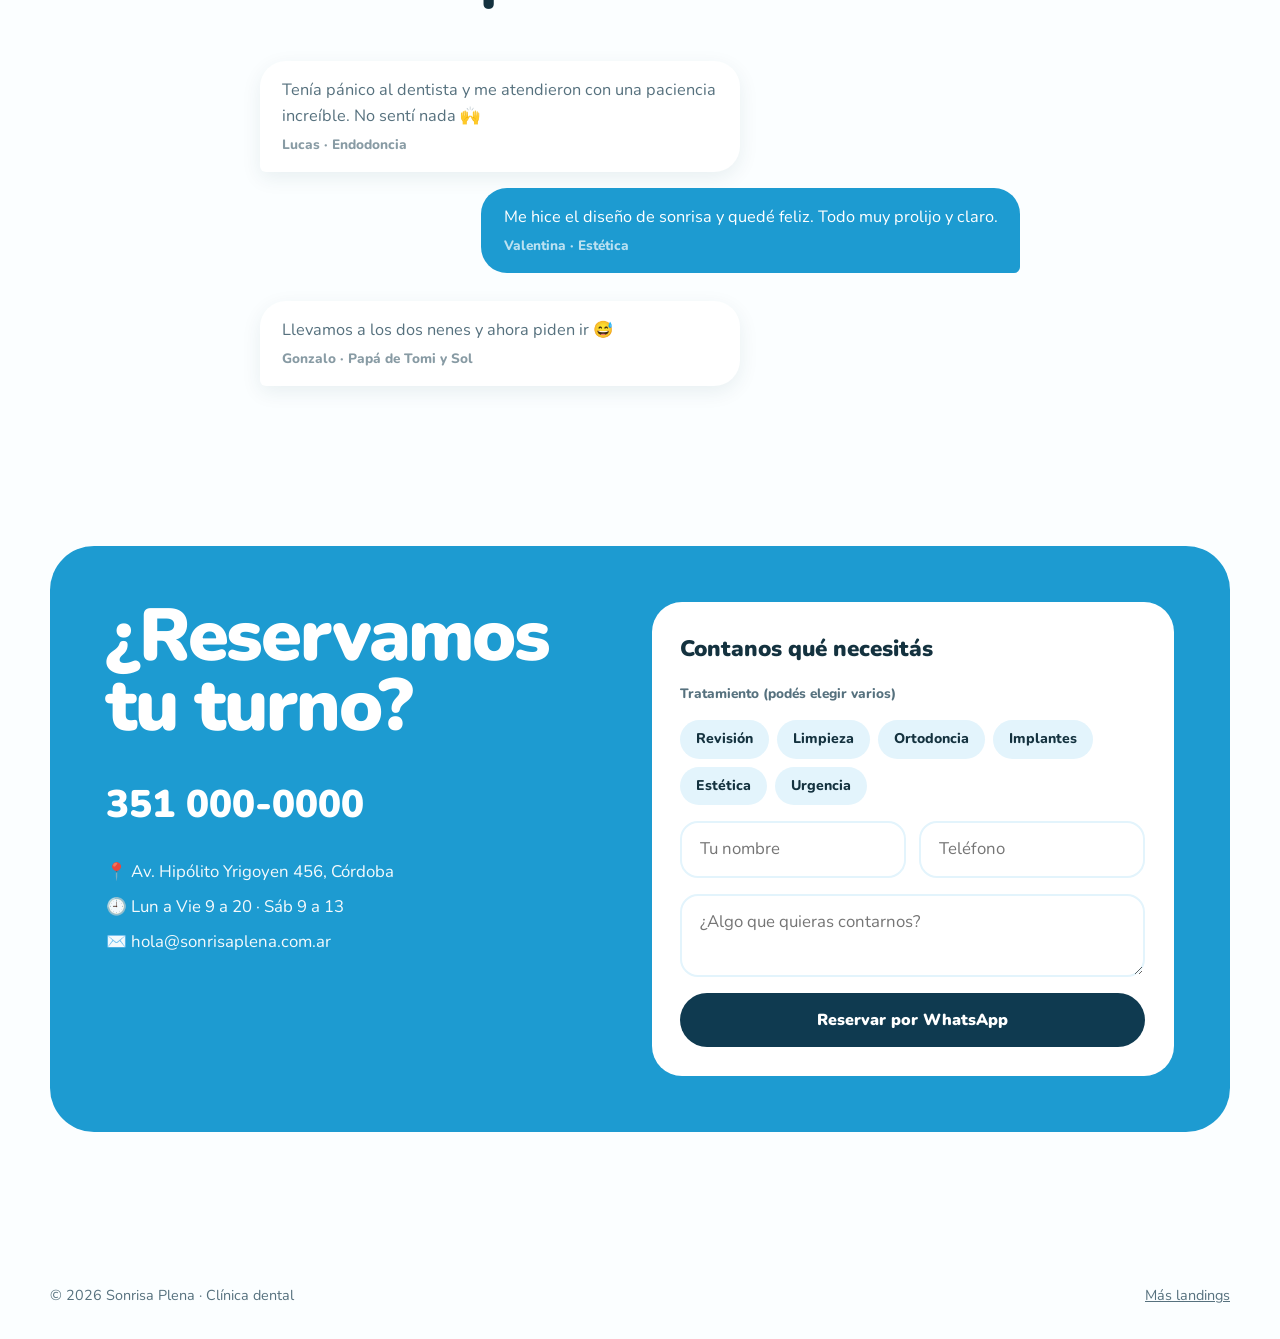
<file: dentista/index.html>
<!DOCTYPE html>
<html lang="es">
<head>
<meta charset="utf-8">
<meta name="viewport" content="width=device-width,initial-scale=1">
<title>Sonrisa Plena · Clínica dental en Córdoba</title>
<meta name="description" content="Clínica odontológica en Córdoba: limpieza, ortodoncia, implantes y estética dental. Reservá tu turno.">
<meta name="theme-color" content="#1d9bd1">
<link rel="preconnect" href="https://fonts.googleapis.com"><link rel="preconnect" href="https://fonts.gstatic.com" crossorigin>
<link href="https://fonts.googleapis.com/css2?family=Nunito:wght@400;600;700;800;900&display=swap" rel="stylesheet">
<style>
:root{--b:#1d9bd1;--bd:#0f3a50;--bl:#e3f4fc;--pk:#ffd6de;--y:#ffe38a;--m:#c9f0dc;--ink:#14323f;--mut:#56717e}
*,*::before,*::after{box-sizing:border-box}html{scroll-behavior:smooth;scroll-padding-top:90px}
body{margin:0;font:400 1.05rem/1.6 Nunito,sans-serif;color:var(--ink);background:#fbfeff;overflow-x:hidden}
a{color:inherit}h1,h2,h3,p{margin:0}.wrap{width:min(1180px,100% - 2rem);margin-inline:auto}
/* Nav cápsula flotante */
.nav{position:fixed;top:14px;left:50%;transform:translateX(-50%);z-index:50;width:min(960px,100% - 1.5rem);background:rgba(255,255,255,.92);backdrop-filter:blur(12px);border-radius:99px;box-shadow:0 8px 30px rgba(15,58,80,.12);padding:.5rem .6rem .5rem 1.4rem;display:flex;justify-content:space-between;align-items:center;gap:1rem}
.brand{font-weight:900;font-size:1.15rem;text-decoration:none;color:var(--b);display:flex;gap:.5rem;align-items:center}
.menu{display:flex;gap:1.6rem;list-style:none;margin:0;padding:0;font-weight:700;font-size:.95rem}.menu a{text-decoration:none}.menu a:hover{color:var(--b)}
.pill{background:var(--b);color:#fff;border:0;border-radius:99px;padding:.7rem 1.5rem;font:800 .95rem Nunito;text-decoration:none;cursor:pointer;display:inline-block}
.burger{display:none;background:var(--bl);border:0;border-radius:50%;width:42px;height:42px}.burger span{display:block;width:18px;height:2px;background:var(--b);margin:4px auto}
/* Hero centrado con chips flotantes */
.hero{padding:9rem 0 5rem;text-align:center;position:relative;background:radial-gradient(circle at 20% 20%,#d6f0fc,transparent 40%),radial-gradient(circle at 85% 70%,#ffe5ea,transparent 40%)}
.hero h1{font-size:clamp(2.6rem,8vw,6.2rem);line-height:.98;font-weight:900;letter-spacing:-.03em;max-width:12ch;margin:0 auto}
.hero h1 em{font-style:normal;color:var(--b);position:relative;white-space:nowrap}.hero h1 em::after{content:"";position:absolute;left:0;right:0;bottom:.05em;height:.18em;background:var(--pk);z-index:-1;border-radius:9px}
.hero p{max-width:46ch;margin:1.5rem auto 2rem;color:var(--mut);font-size:1.15rem}
.hero .acts{display:flex;gap:1rem;justify-content:center;flex-wrap:wrap}.pill.o{background:#fff;color:var(--b);box-shadow:inset 0 0 0 2px var(--b)}
.fl{position:absolute;background:#fff;padding:.7rem 1.2rem;border-radius:99px;font-weight:800;box-shadow:0 10px 24px rgba(15,58,80,.12);display:flex;gap:.5rem;align-items:center;animation:bob 5s ease-in-out infinite}
.fl i{width:12px;height:12px;border-radius:50%}
@keyframes bob{50%{transform:translateY(-12px)}}
.tooth{width:min(240px,50vw);margin:3rem auto 0;filter:drop-shadow(0 20px 20px rgba(29,155,209,.3))}
/* Bento */
.sec{padding:5rem 0}.sec h2{font-size:clamp(2rem,5vw,3.6rem);line-height:1;font-weight:900;letter-spacing:-.02em}.sec .l{color:var(--mut);max-width:48ch;margin-top:.8rem}
.bento{display:grid;grid-template-columns:repeat(4,1fr);grid-auto-rows:minmax(170px,auto);gap:1rem;margin-top:2.5rem}
.t{border-radius:30px;padding:1.6rem;display:flex;flex-direction:column;justify-content:space-between;transition:.25s;position:relative;overflow:hidden}.t:hover{transform:translateY(-5px) rotate(-.6deg)}
.t h3{font-size:1.4rem;font-weight:900;line-height:1.1}.t p{font-size:.95rem;opacity:.85;margin-top:.4rem}.t .em{font-size:2.6rem;line-height:1}
.t1{grid-column:span 2;grid-row:span 2;background:var(--b);color:#fff}.t1 h3{font-size:2.4rem}.t1 .em{font-size:5rem}
.t2{background:var(--pk)}.t3{background:var(--y)}.t4{grid-column:span 2;background:var(--bd);color:#fff}.t5{background:var(--m)}.t6{background:var(--bl)}.t7{grid-column:span 2;background:#fff;box-shadow:inset 0 0 0 2px var(--bl)}
/* Primera visita: zig-zag */
.snake{position:relative;margin-top:3rem}
.snake::before{content:"";position:absolute;left:50%;top:0;bottom:0;border-left:4px dashed #b8e0f2}
.st{display:grid;grid-template-columns:1fr 1fr;margin-bottom:2rem}.st>div{max-width:420px;background:#fff;border-radius:26px;padding:1.5rem;box-shadow:0 10px 30px rgba(15,58,80,.09);position:relative}
.st:nth-child(odd)>div{grid-column:1;justify-self:end;margin-right:3rem}.st:nth-child(even)>div{grid-column:2;margin-left:3rem}
.st b{position:absolute;top:50%;width:48px;height:48px;border-radius:50%;background:var(--b);color:#fff;display:grid;place-items:center;font-size:1.3rem;transform:translateY(-50%);border:5px solid #fbfeff}
.st:nth-child(odd) b{right:-3rem;transform:translate(50%,-50%)}.st:nth-child(even) b{left:-3rem;transform:translate(-50%,-50%)}
.st h3{font-size:1.3rem;font-weight:800}.st p{color:var(--mut);font-size:.95rem}
/* Financiación */
.fin{background:var(--y);border-radius:44px;padding:3rem;display:grid;grid-template-columns:auto 1fr;gap:3rem;align-items:center}
.fin .big{font-size:clamp(5rem,14vw,10rem);font-weight:900;line-height:.85;color:var(--bd);letter-spacing:-.05em}.fin .big small{display:block;font-size:.2em;letter-spacing:0;font-weight:800}
.fin h2{font-size:clamp(1.8rem,4vw,2.8rem)}.fin ul{display:flex;gap:.6rem;flex-wrap:wrap;list-style:none;padding:0;margin:1.2rem 0 0}.fin li{background:#fff;border-radius:99px;padding:.4rem 1.1rem;font-weight:800;font-size:.9rem}
/* Opiniones como chat */
.chat{max-width:760px;margin:2.5rem auto 0;display:grid;gap:1rem}
.bub{max-width:78%;padding:1rem 1.4rem;border-radius:26px;font-size:1.02rem}.bub small{display:block;font-weight:800;opacity:.7;margin-top:.3rem}
.bub.l{background:#fff;border-bottom-left-radius:6px;box-shadow:0 6px 20px rgba(15,58,80,.08)}.bub.r{background:var(--b);color:#fff;justify-self:end;border-bottom-right-radius:6px}
/* Contacto */
.cta{background:var(--b);color:#fff;border-radius:44px;padding:3.5rem;display:grid;grid-template-columns:1fr 1.05fr;gap:3rem;margin-bottom:3rem}
.cta h2{font-size:clamp(2.4rem,6vw,4.6rem);line-height:.95;font-weight:900;letter-spacing:-.03em}
.cta .tel{display:block;margin-top:2rem;font-size:clamp(1.6rem,3.5vw,2.4rem);font-weight:900;text-decoration:none}
.cta ul{list-style:none;padding:0;margin:1.5rem 0 0;display:grid;gap:.5rem;opacity:.95}
form{background:#fff;color:var(--ink);border-radius:30px;padding:1.8rem;display:grid;gap:1rem}
form .r{display:grid;grid-template-columns:1fr 1fr;gap:.8rem}
form h3{font-size:1.4rem;font-weight:900}
.lab{font-weight:800;font-size:.85rem;color:var(--mut)}
.ck{display:flex;flex-wrap:wrap;gap:.5rem}.ck input{position:absolute;opacity:0}.ck label{padding:.5rem 1rem;border-radius:99px;background:var(--bl);font-weight:800;font-size:.88rem;cursor:pointer;transition:.15s}.ck input:checked+label{background:var(--b);color:#fff}.ck input:focus-visible+label{outline:3px solid #1d9bd155}
input.f,textarea{font:inherit;padding:.8rem 1.1rem;border:2px solid var(--bl);border-radius:18px;width:100%}input.f:focus,textarea:focus{outline:0;border-color:var(--b)}textarea{min-height:80px;resize:vertical}
form button{background:var(--bd);color:#fff;border:0;border-radius:99px;padding:1rem;font:900 1rem Nunito;cursor:pointer}
.form-ok{display:none;background:#e6f7ea;color:#14602b;padding:.7rem 1rem;border-radius:14px;font-weight:700}.form-ok.show{display:block}
footer{padding:1.5rem 0 2rem;color:var(--mut);font-size:.9rem}footer .wrap{display:flex;justify-content:space-between;flex-wrap:wrap;gap:1rem}
.wa{position:fixed;right:18px;bottom:18px;z-index:60;width:58px;height:58px;border-radius:50%;background:#25d366;display:grid;place-items:center;box-shadow:0 8px 24px rgba(0,0,0,.3)}.wa svg{width:32px;fill:#fff}
.reveal{opacity:0;transform:translateY(24px);transition:.7s}.reveal.in{opacity:1;transform:none}
@media(prefers-reduced-motion:reduce){.fl{animation:none}}
@media(max-width:900px){
 .bento{grid-template-columns:1fr 1fr}.t1,.t4,.t7{grid-column:span 2}.t1{grid-row:span 1}
 .cta,.fin{grid-template-columns:1fr;padding:2rem;border-radius:32px}.fl{display:none}
}
@media(max-width:820px){.burger{display:block}.nav>.pill{display:none}.menu{position:absolute;top:calc(100% + 10px);left:0;right:0;flex-direction:column;gap:0;background:#fff;border-radius:28px;padding:.6rem 1.4rem;box-shadow:0 20px 40px rgba(15,58,80,.18);transform:scale(.95) translateY(-10px);opacity:0;pointer-events:none;transition:.2s}.menu.open{transform:none;opacity:1;pointer-events:auto}.menu a{display:block;padding:.9rem 0}}
@media(max-width:620px){
 .snake::before{left:22px}.st{grid-template-columns:1fr}.st:nth-child(n)>div{grid-column:1;justify-self:stretch;margin:0 0 0 3.6rem;max-width:none}.st:nth-child(n) b{left:-3.6rem;right:auto;transform:translate(-50%,-50%);left:-1.6rem}
 .bento{grid-template-columns:1fr}.t1,.t4,.t7{grid-column:auto}.bub{max-width:92%}form .r{grid-template-columns:1fr}.cta{padding:1.5rem}
}
</style>
</head>
<body>
<header class="nav">
 <a class="brand" href="#inicio">😁 Sonrisa Plena</a>
 <nav><ul class="menu"><li><a href="#tratamientos">Tratamientos</a></li><li><a href="#visita">Tu visita</a></li><li><a href="#cuotas">Cuotas</a></li><li><a href="#contacto">Contacto</a></li></ul></nav>
 <a class="pill" href="#contacto">Reservar turno</a>
 <button class="burger" aria-label="Menú" aria-expanded="false"><span></span><span></span><span></span></button>
</header>
<main>
<section class="hero" id="inicio"><div class="wrap">
 <span class="fl" style="left:6%;top:38%"><i style="background:#ff8fa3"></i>Sin dolor</span><span class="fl" style="right:7%;top:30%;animation-delay:-2s"><i style="background:#1d9bd1"></i>Ortodoncia invisible</span><span class="fl" style="left:12%;bottom:12%;animation-delay:-1s"><i style="background:#7ad6a8"></i>Urgencias</span><span class="fl" style="right:10%;bottom:16%;animation-delay:-3s"><i style="background:#ffc933"></i>12 cuotas</span>
 <h1>Una sonrisa sana, <em>sin miedo</em>.</h1>
 <p>Clínica odontológica en Córdoba. Tratamientos modernos, explicados paso a paso y sin apuros.</p>
 <div class="acts"><a class="pill" href="#contacto">Reservar turno</a><a class="pill o" href="tel:+543510000000">Llamar ahora</a></div>
 <svg class="tooth" viewBox="0 0 200 220" aria-hidden="true"><path d="M100 18C78 0 40 6 36 40c-3 26 8 40 12 66 4 24 8 60 24 60 12 0 8-34 28-34s16 34 28 34c16 0 20-36 24-60 4-26 15-40 12-66-4-34-42-40-64-22z" fill="#fff" stroke="#1d9bd1" stroke-width="7" stroke-linejoin="round"/><path d="M68 46c8-8 22-8 30 0" stroke="#bfe6f8" stroke-width="7" fill="none" stroke-linecap="round"/></svg>
</div></section>

<section class="sec" id="tratamientos"><div class="wrap">
 <h2 class="reveal">¿Qué necesita<br>tu sonrisa?</h2><p class="l">Todo en un mismo lugar, con un equipo que trabaja junto.</p>
 <div class="bento">
  <div class="t t1 reveal"><span class="em">🦷</span><div><h3>Ortodoncia</h3><p>Brackets metálicos, estéticos y alineadores transparentes. Para chicos y adultos.</p></div></div>
  <div class="t t2 reveal"><span class="em">✨</span><div><h3>Blanqueamiento</h3><p>Hasta 8 tonos más claros.</p></div></div>
  <div class="t t3 reveal"><span class="em">🪥</span><div><h3>Limpieza</h3><p>Profilaxis y flúor.</p></div></div>
  <div class="t t4 reveal"><span class="em">🔩</span><div><h3>Implantes</h3><p>Recuperá piezas perdidas con resultados naturales y duraderos.</p></div></div>
  <div class="t t5 reveal"><span class="em">🧒</span><div><h3>Niños</h3><p>Visitas amables.</p></div></div>
  <div class="t t6 reveal"><span class="em">🚑</span><div><h3>Urgencias</h3><p>Dolor o golpes.</p></div></div>
  <div class="t t7 reveal"><span class="em">💎</span><div><h3>Carillas y diseño de sonrisa</h3><p>Planificamos tu sonrisa antes de empezar, para que sepas cómo va a quedar.</p></div></div>
 </div>
</div></section>

<section class="sec" id="visita"><div class="wrap">
 <h2 class="reveal">Tu primera visita,<br>paso a paso</h2>
 <div class="snake">
  <div class="st"><div class="reveal"><b>1</b><h3>Charlamos</h3><p>Nos contás qué te preocupa. Sin apuro y sin juicios.</p></div></div>
  <div class="st"><div class="reveal"><b>2</b><h3>Revisamos</h3><p>Examen completo y radiografías digitales si hacen falta.</p></div></div>
  <div class="st"><div class="reveal"><b>3</b><h3>Te mostramos el plan</h3><p>Opciones, tiempos y presupuesto cerrado por escrito.</p></div></div>
  <div class="st"><div class="reveal"><b>4</b><h3>Empezamos cuando estés listo</h3><p>Con anestesia, pausas cuando las necesites y cero sorpresas.</p></div></div>
 </div>
</div></section>

<section class="sec" id="cuotas"><div class="wrap"><div class="fin reveal">
 <div class="big">12<small>cuotas sin interés</small></div>
 <div><h2>Tu tratamiento, sin dolor de bolsillo.</h2><p style="margin-top:.8rem">Presupuesto sin cargo y distintas formas de pago para que la salud no espere.</p><ul><li>Tarjetas</li><li>Transferencia</li><li>OSDE</li><li>Swiss Medical</li><li>Galeno</li><li>APROSS</li></ul></div>
</div></div></section>

<section class="sec" style="padding-top:1rem"><div class="wrap">
 <h2 class="reveal" style="text-align:center">Lo que nos cuentan</h2>
 <div class="chat">
  <div class="bub l reveal">Tenía pánico al dentista y me atendieron con una paciencia increíble. No sentí nada 🙌<small>Lucas · Endodoncia</small></div>
  <div class="bub r reveal">Me hice el diseño de sonrisa y quedé feliz. Todo muy prolijo y claro.<small>Valentina · Estética</small></div>
  <div class="bub l reveal">Llevamos a los dos nenes y ahora piden ir 😅<small>Gonzalo · Papá de Tomi y Sol</small></div>
 </div>
</div></section>

<section class="sec" id="contacto"><div class="wrap"><div class="cta">
 <div class="reveal"><h2>¿Reservamos tu turno?</h2><a class="tel" href="tel:+543510000000">351 000-0000</a><ul><li>📍 Av. Hipólito Yrigoyen 456, Córdoba</li><li>🕘 Lun a Vie 9 a 20 · Sáb 9 a 13</li><li>✉️ hola@sonrisaplena.com.ar</li></ul></div>
 <form class="reveal" data-wa="5493510000000"><h3>Contanos qué necesitás</h3>
  <span class="lab">Tratamiento (podés elegir varios)</span>
  <div class="ck"><input type="checkbox" name="Interés" value="Revisión" id="c1"><label for="c1">Revisión</label><input type="checkbox" name="Interés" value="Limpieza" id="c2"><label for="c2">Limpieza</label><input type="checkbox" name="Interés" value="Ortodoncia" id="c3"><label for="c3">Ortodoncia</label><input type="checkbox" name="Interés" value="Implantes" id="c4"><label for="c4">Implantes</label><input type="checkbox" name="Interés" value="Estética" id="c5"><label for="c5">Estética</label><input type="checkbox" name="Interés" value="Urgencia" id="c6"><label for="c6">Urgencia</label></div>
  <div class="r"><input class="f" name="Nombre" placeholder="Tu nombre" required><input class="f" name="Teléfono" type="tel" placeholder="Teléfono" required></div>
  <textarea name="Mensaje" placeholder="¿Algo que quieras contarnos?"></textarea>
  <button>Reservar por WhatsApp</button><div class="form-ok">¡Listo! Se abrió WhatsApp con tu mensaje.</div></form>
</div></div></section>
</main>
<footer><div class="wrap"><span>© <span id="year">2026</span> Sonrisa Plena · Clínica dental</span><a href="../index.html">Más landings</a></div></footer>
<a class="wa" href="https://wa.me/5493510000000" target="_blank" rel="noopener" aria-label="WhatsApp"><svg viewBox="0 0 32 32" aria-hidden="true"><path d="M16 3C8.8 3 3 8.8 3 16c0 2.3.6 4.5 1.7 6.4L3 29l6.8-1.8A13 13 0 0 0 16 29c7.2 0 13-5.8 13-13S23.2 3 16 3zm0 23.7c-2 0-3.9-.6-5.5-1.6l-.4-.2-4 1 1.1-3.9-.3-.4A10.7 10.7 0 1 1 16 26.700zm5.900-8c-.3-.2-1.900-.9-2.200-1-.3-.1-.5-.2-.7.2-.2.300-.8 1-1 1.200-.2.200-.4.200-.7.100-.3-.2-1.400-.5-2.600-1.600-1-.9-1.600-1.900-1.800-2.200-.2-.3 0-.5.100-.7l.5-.6c.2-.2.200-.3.300-.5.100-.2.100-.4 0-.6l-1-2.300c-.2-.6-.5-.5-.7-.5h-.6c-.2 0-.6.100-.9.400-.3.300-1.200 1.100-1.200 2.800s1.200 3.300 1.400 3.500c.2.200 2.400 3.700 5.800 5.100 3.400 1.400 3.400.9 4 .9.600-.1 1.900-.8 2.200-1.500.3-.8.300-1.400.2-1.500-.1-.1-.3-.2-.6-.4z"/></svg></a><script src="../assets/main.js"></script>
</body></html>
</file>
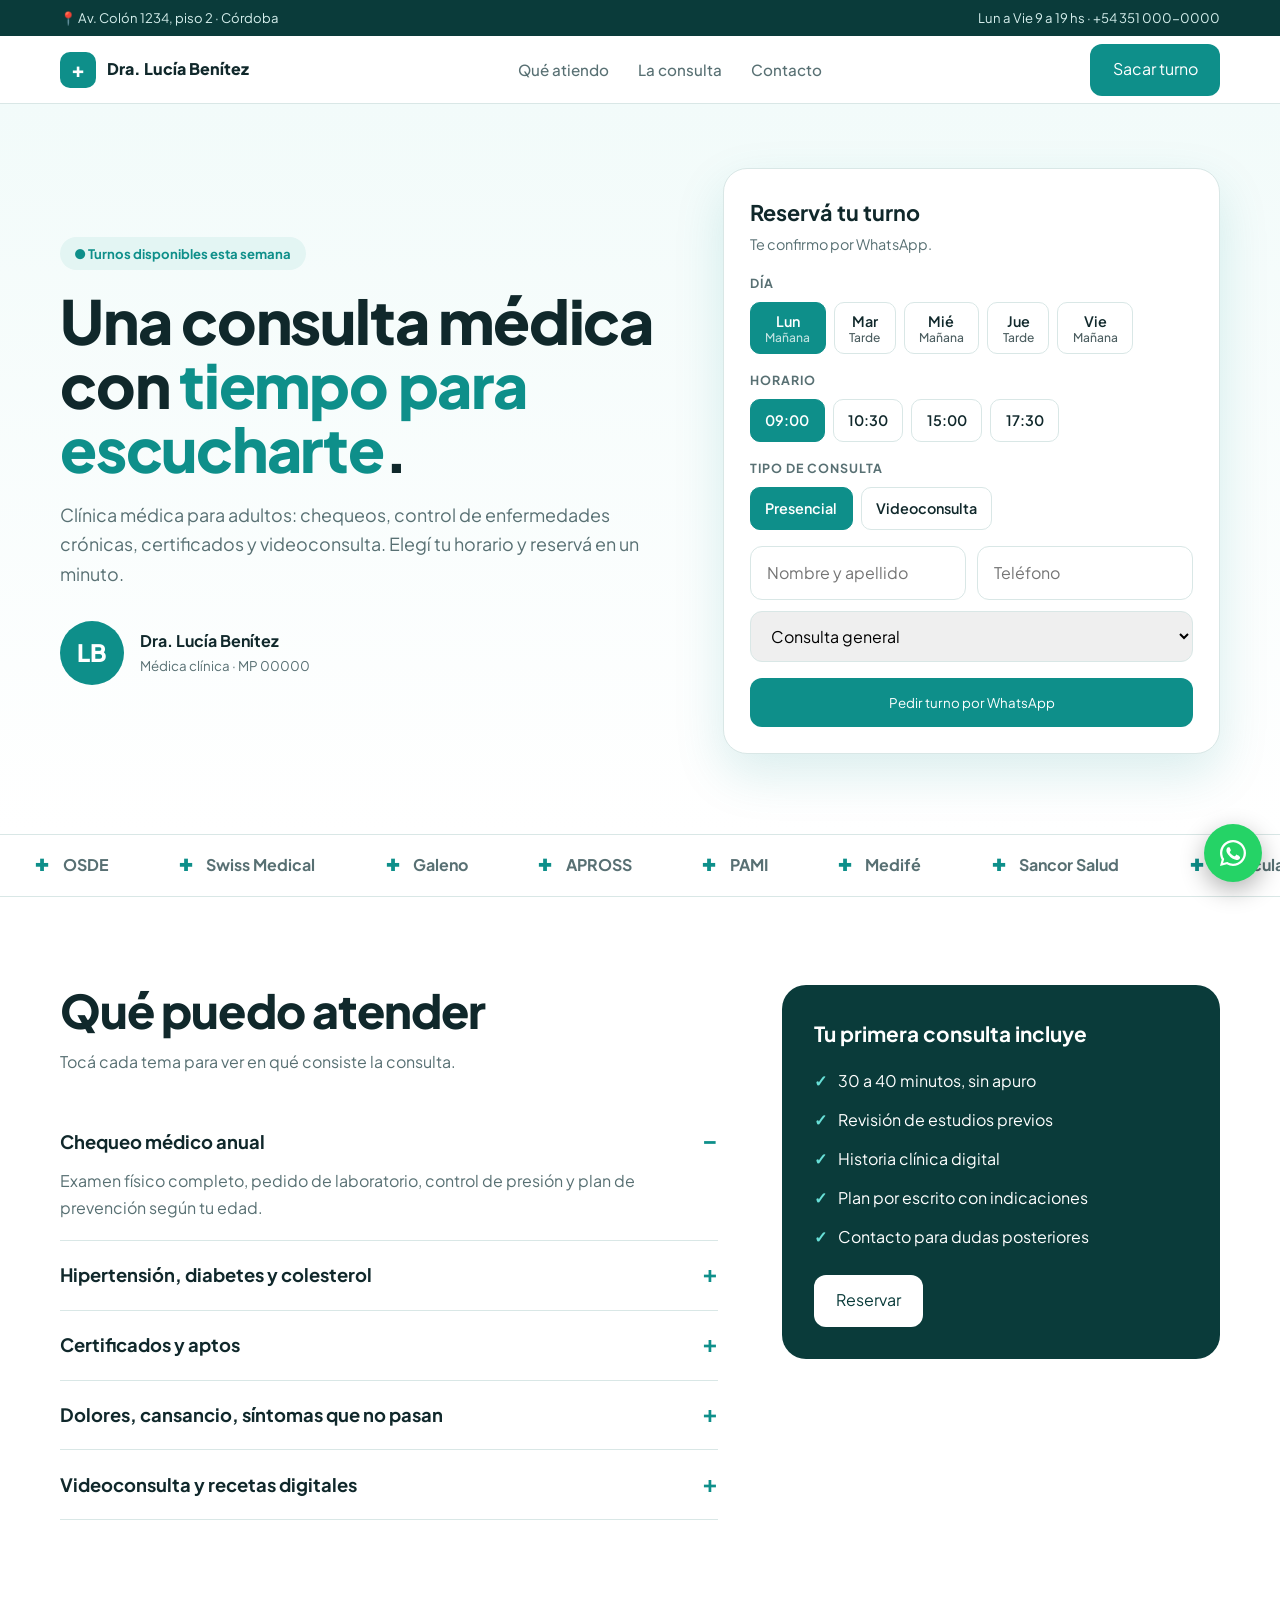
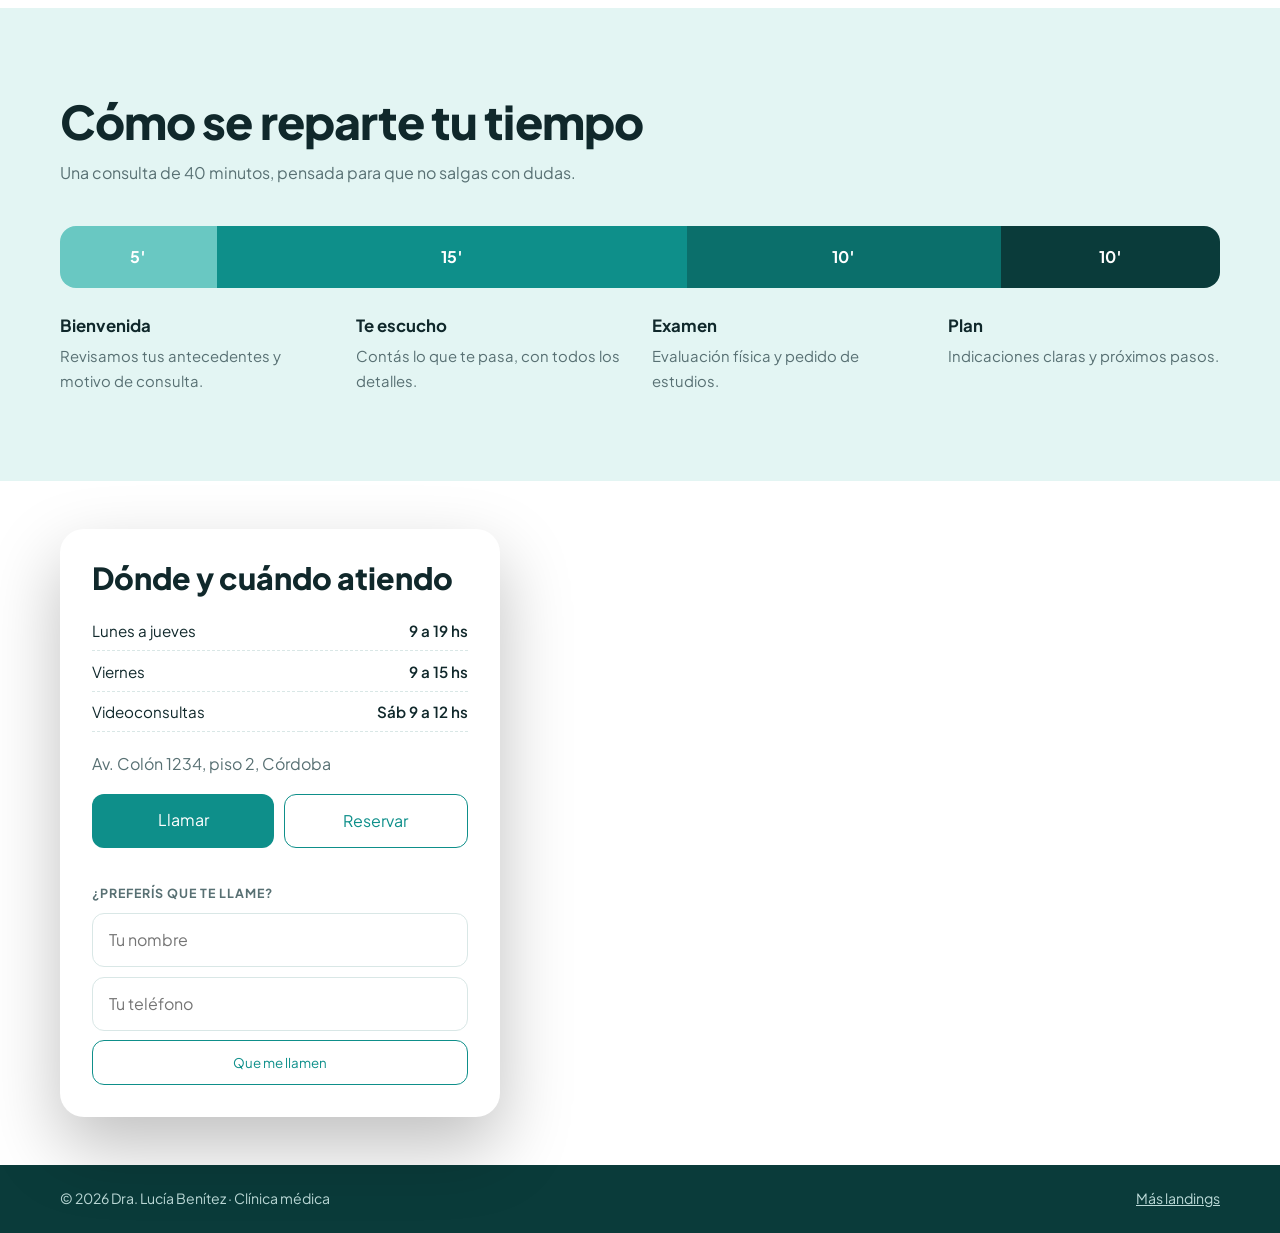
<file: medico/index.html>
<!DOCTYPE html>
<html lang="es">
<head>
<meta charset="utf-8">
<meta name="viewport" content="width=device-width,initial-scale=1">
<title>Dra. Lucía Benítez · Médica clínica en Córdoba</title>
<meta name="description" content="Consultorio de clínica médica en Córdoba: chequeos, control de enfermedades crónicas y videoconsulta. Reservá tu turno online.">
<meta name="theme-color" content="#0e8f8a">
<link rel="preconnect" href="https://fonts.googleapis.com"><link rel="preconnect" href="https://fonts.gstatic.com" crossorigin>
<link href="https://fonts.googleapis.com/css2?family=Plus+Jakarta+Sans:wght@400;500;600;700;800&display=swap" rel="stylesheet">
<style>
:root{--t:#0e8f8a;--td:#0a3b3a;--tl:#e3f5f3;--c:#ff7a59;--ink:#10282b;--mut:#587073;--line:#d9e7e6;--nav-h:68px}
*,*::before,*::after{box-sizing:border-box}html{scroll-behavior:smooth;scroll-padding-top:90px}
body{margin:0;font:400 1rem/1.65 "Plus Jakarta Sans",sans-serif;color:var(--ink);background:#fff;overflow-x:hidden}
a{color:inherit}h1,h2,h3,p{margin:0}.wrap{width:min(1160px,100% - 2.5rem);margin-inline:auto}
.top{background:var(--td);color:#d6efed;font-size:.82rem}.top .wrap{display:flex;justify-content:space-between;gap:1rem;padding:.45rem 0;flex-wrap:wrap}
.nav{position:sticky;top:0;z-index:50;background:rgba(255,255,255,.96);backdrop-filter:blur(10px);border-bottom:1px solid var(--line);height:var(--nav-h);display:flex;align-items:center}
.nav .wrap{display:flex;justify-content:space-between;align-items:center;gap:1rem}
.brand{display:flex;gap:.7rem;align-items:center;font-weight:800;text-decoration:none}.brand i{width:36px;height:36px;border-radius:10px;background:var(--t);color:#fff;display:grid;place-items:center;font-style:normal;font-size:1.3rem}
.menu{display:flex;gap:1.8rem;list-style:none;margin:0;padding:0;font-weight:500;font-size:.95rem}.menu a{text-decoration:none;color:var(--mut)}.menu a:hover{color:var(--t)}
.btn{display:inline-block;background:var(--t);color:#fff;border:0;border-radius:12px;padding:.8rem 1.4rem;font:600 .95rem inherit;font-family:inherit;text-decoration:none;cursor:pointer}
.btn.o{background:#fff;color:var(--t);border:1.5px solid var(--t)}
.burger{display:none;background:0;border:0;width:44px;height:44px}.burger span{display:block;width:24px;height:2px;background:var(--ink);margin:5px auto}
/* Hero con widget de reserva */
.hero{background:linear-gradient(180deg,#f2fbfa,#fff);padding:4rem 0 5rem}
.hero .wrap{display:grid;grid-template-columns:1.1fr .9fr;gap:3.5rem;align-items:center}
.tag{display:inline-flex;gap:.5rem;align-items:center;background:var(--tl);color:var(--t);font-weight:700;font-size:.82rem;border-radius:99px;padding:.35rem .9rem}
.hero h1{font-size:clamp(2.2rem,5vw,3.8rem);line-height:1.05;font-weight:800;letter-spacing:-.02em;margin:1.2rem 0}.hero h1 span{color:var(--t)}
.hero p.l{color:var(--mut);font-size:1.12rem;max-width:48ch}
.who{display:flex;gap:1rem;align-items:center;margin-top:2rem}.av{width:64px;height:64px;border-radius:50%;background:var(--t);color:#fff;display:grid;place-items:center;font-weight:800;font-size:1.5rem}.who small{display:block;color:var(--mut)}
.book{background:#fff;border:1px solid var(--line);border-radius:24px;padding:1.6rem;box-shadow:0 20px 50px rgba(14,143,138,.15)}
.book h2{font-size:1.35rem;margin-bottom:.2rem}.book>p{color:var(--mut);font-size:.9rem;margin-bottom:1rem}
.lab{font-weight:700;font-size:.78rem;text-transform:uppercase;letter-spacing:.08em;color:var(--mut);margin:1rem 0 .5rem;display:block}
.chips{display:flex;flex-wrap:wrap;gap:.5rem}.chips input{position:absolute;opacity:0}.chips label{padding:.55rem .9rem;border:1.5px solid var(--line);border-radius:10px;cursor:pointer;font-weight:600;font-size:.9rem;transition:.15s;text-align:center}
.chips input:checked+label{background:var(--t);border-color:var(--t);color:#fff}.chips input:focus-visible+label{outline:3px solid #0e8f8a55}
.chips.days label{min-width:62px;line-height:1.25}.chips.days label small{display:block;font-weight:500;opacity:.75}
.pair{display:grid;grid-template-columns:1fr 1fr;gap:.7rem;margin-top:1rem}
input.f,select.f{font:inherit;padding:.8rem 1rem;border:1.5px solid var(--line);border-radius:12px;width:100%}input.f:focus,select.f:focus{outline:3px solid #0e8f8a33;border-color:var(--t)}
.book .btn{width:100%;margin-top:1rem;padding:1rem}.form-ok{display:none;margin-top:.8rem;background:#e6f7ea;color:#14602b;padding:.7rem 1rem;border-radius:12px;font-weight:600}.form-ok.show{display:block}
/* Marquee de obras sociales */
.os{border-block:1px solid var(--line);overflow:hidden;white-space:nowrap;padding:1.1rem 0;color:var(--mut);font-weight:700}
.os div{display:inline-block;animation:mq 28s linear infinite}.os span{margin:0 2.2rem}.os span::before{content:"✚";color:var(--t);margin-right:.9rem}
@keyframes mq{to{transform:translateX(-50%)}}
/* Qué atiendo: acordeón + panel sticky */
.sec{padding:5.5rem 0}
.two{display:grid;grid-template-columns:1.2fr .8fr;gap:4rem;align-items:start}
.sec h2{font-size:clamp(1.9rem,4vw,2.9rem);line-height:1.1;font-weight:800;letter-spacing:-.02em;margin-bottom:.8rem}.sec .l{color:var(--mut);max-width:52ch;margin-bottom:2rem}
details{border-bottom:1px solid var(--line);padding:1.2rem 0}summary{cursor:pointer;list-style:none;display:flex;justify-content:space-between;gap:1rem;font-weight:700;font-size:1.15rem}summary::-webkit-details-marker{display:none}
summary::after{content:"+";font-size:1.5rem;color:var(--t);line-height:1}details[open] summary::after{content:"–"}details p{color:var(--mut);margin-top:.7rem;max-width:56ch}
.side{position:sticky;top:100px;background:var(--td);color:#fff;border-radius:24px;padding:2rem}.side h3{font-size:1.3rem;margin-bottom:1rem}.side ul{list-style:none;padding:0;margin:0 0 1.5rem;display:grid;gap:.8rem}.side li{display:flex;gap:.7rem}.side li::before{content:"✓";color:#69e0d8;font-weight:800}
.side .btn{background:#fff;color:var(--td)}
/* Barra del tiempo de consulta */
.time{background:var(--tl)}.bar{display:grid;grid-template-columns:1fr 3fr 2fr 1.4fr;margin:2.5rem 0 1.5rem;border-radius:16px;overflow:hidden;font-weight:700;color:#fff;text-align:center}
.bar div{padding:1.1rem .5rem}.bar .b1{background:#69c8c2}.bar .b2{background:var(--t)}.bar .b3{background:#0b6f6b}.bar .b4{background:var(--td)}
.tm{display:grid;grid-template-columns:repeat(4,1fr);gap:1.5rem}.tm h3{font-size:1.05rem;margin-bottom:.3rem}.tm p{color:var(--mut);font-size:.93rem}
/* Contacto: mapa + tarjeta */
.cont{position:relative;min-height:560px;display:flex;align-items:center}
.cont iframe{position:absolute;inset:0;width:100%;height:100%;border:0;filter:saturate(.85)}
.card{position:relative;background:#fff;border-radius:24px;padding:2rem;max-width:440px;box-shadow:0 30px 70px rgba(0,0,0,.25);margin:3rem 0}
.card h2{font-size:1.9rem;font-weight:800;line-height:1.1;margin-bottom:1rem}
.hrs{width:100%;border-collapse:collapse;font-size:.95rem;margin-bottom:1.2rem}.hrs td{padding:.45rem 0;border-bottom:1px dashed var(--line)}.hrs td:last-child{text-align:right;font-weight:600}
.acts{display:flex;gap:.6rem;flex-wrap:wrap}.acts .btn{flex:1;text-align:center;padding:.8rem}
.mini{margin-top:1.2rem;display:grid;gap:.6rem}
footer{background:var(--td);color:#bcdad8;padding:1.4rem 0;font-size:.88rem}footer .wrap{display:flex;justify-content:space-between;flex-wrap:wrap;gap:1rem}
.wa{position:fixed;right:18px;bottom:18px;z-index:60;width:58px;height:58px;border-radius:50%;background:#25d366;display:grid;place-items:center;box-shadow:0 8px 24px rgba(0,0,0,.3)}.wa svg{width:32px;fill:#fff}
.reveal{opacity:0;transform:translateY(22px);transition:.7s}.reveal.in{opacity:1;transform:none}
@media(max-width:960px){.hero .wrap,.two{grid-template-columns:1fr}.side{position:static}.tm{grid-template-columns:1fr 1fr}}
@media(max-width:820px){.burger{display:block}.nav .btn{display:none}.menu{position:fixed;top:calc(var(--nav-h) + 30px);left:0;right:0;flex-direction:column;gap:0;background:#fff;padding:.5rem 1.5rem 1.2rem;box-shadow:0 20px 30px rgba(0,0,0,.12);transform:translateY(-130%);transition:.3s;z-index:-1}.menu.open{transform:none}.menu a{display:block;padding:1rem 0;border-bottom:1px solid var(--line)}
 .top .wrap span:last-child{display:none}}
@media(max-width:560px){.pair{grid-template-columns:1fr}.tm{grid-template-columns:1fr}.bar{grid-template-columns:1fr;border-radius:12px}.cont{min-height:0;display:block}.cont iframe{position:static;height:260px}.card{margin:-30px 1rem 2rem;max-width:none}.card{position:relative}}
</style>
</head>
<body>
<div class="top"><div class="wrap"><span>📍 Av. Colón 1234, piso 2 · Córdoba</span><span>Lun a Vie 9 a 19 hs · +54 351 000-0000</span></div></div>
<header class="nav"><div class="wrap">
 <a class="brand" href="#inicio"><i>+</i>Dra. Lucía Benítez</a>
 <nav><ul class="menu"><li><a href="#atiendo">Qué atiendo</a></li><li><a href="#consulta">La consulta</a></li><li><a href="#contacto">Contacto</a></li></ul></nav>
 <a class="btn" href="#turno">Sacar turno</a>
 <button class="burger" aria-label="Menú" aria-expanded="false"><span></span><span></span><span></span></button>
</div></header>
<main>
<section class="hero" id="inicio"><div class="wrap">
 <div><span class="tag">● Turnos disponibles esta semana</span><h1>Una consulta médica con <span>tiempo para escucharte</span>.</h1><p class="l">Clínica médica para adultos: chequeos, control de enfermedades crónicas, certificados y videoconsulta. Elegí tu horario y reservá en un minuto.</p>
  <div class="who"><div class="av">LB</div><div><b>Dra. Lucía Benítez</b><small>Médica clínica · MP 00000</small></div></div></div>
 <form class="book reveal" id="turno" data-wa="5493510000000"><h2>Reservá tu turno</h2><p>Te confirmo por WhatsApp.</p>
  <span class="lab">Día</span><div class="chips days">
   <input type="radio" name="Día" id="d1" value="Lunes" checked><label for="d1">Lun<small>Mañana</small></label><input type="radio" name="Día" id="d2" value="Martes"><label for="d2">Mar<small>Tarde</small></label><input type="radio" name="Día" id="d3" value="Miércoles"><label for="d3">Mié<small>Mañana</small></label><input type="radio" name="Día" id="d4" value="Jueves"><label for="d4">Jue<small>Tarde</small></label><input type="radio" name="Día" id="d5" value="Viernes"><label for="d5">Vie<small>Mañana</small></label></div>
  <span class="lab">Horario</span><div class="chips"><input type="radio" name="Hora" id="h1" value="09:00" checked><label for="h1">09:00</label><input type="radio" name="Hora" id="h2" value="10:30"><label for="h2">10:30</label><input type="radio" name="Hora" id="h3" value="15:00"><label for="h3">15:00</label><input type="radio" name="Hora" id="h4" value="17:30"><label for="h4">17:30</label></div>
  <span class="lab">Tipo de consulta</span><div class="chips"><input type="radio" name="Tipo" id="k1" value="Presencial" checked><label for="k1">Presencial</label><input type="radio" name="Tipo" id="k2" value="Videoconsulta"><label for="k2">Videoconsulta</label></div>
  <div class="pair"><input class="f" name="Nombre" placeholder="Nombre y apellido" required><input class="f" name="Teléfono" type="tel" placeholder="Teléfono" required></div>
  <select class="f" name="Motivo" style="margin-top:.7rem"><option>Consulta general</option><option>Chequeo anual</option><option>Control crónico</option><option>Certificado / apto</option></select>
  <button class="btn">Pedir turno por WhatsApp</button><div class="form-ok">¡Listo! Se abrió WhatsApp con tu pedido.</div></form>
</div></section>

<div class="os" aria-label="Obras sociales"><div><span>OSDE</span><span>Swiss Medical</span><span>Galeno</span><span>APROSS</span><span>PAMI</span><span>Medifé</span><span>Sancor Salud</span><span>Particular</span><span>OSDE</span><span>Swiss Medical</span><span>Galeno</span><span>APROSS</span><span>PAMI</span><span>Medifé</span><span>Sancor Salud</span><span>Particular</span></div></div>

<section class="sec" id="atiendo"><div class="wrap two">
 <div><h2>Qué puedo atender</h2><p class="l">Tocá cada tema para ver en qué consiste la consulta.</p>
  <details open><summary>Chequeo médico anual</summary><p>Examen físico completo, pedido de laboratorio, control de presión y plan de prevención según tu edad.</p></details>
  <details><summary>Hipertensión, diabetes y colesterol</summary><p>Seguimiento y ajuste de tratamiento con controles periódicos y metas claras.</p></details>
  <details><summary>Certificados y aptos</summary><p>Aptos físicos, laborales y certificados médicos en el día.</p></details>
  <details><summary>Dolores, cansancio, síntomas que no pasan</summary><p>Evaluación y derivación al especialista cuando haga falta.</p></details>
  <details><summary>Videoconsulta y recetas digitales</summary><p>Consultas de seguimiento y renovación de recetas sin moverte de casa.</p></details></div>
 <aside class="side reveal"><h3>Tu primera consulta incluye</h3><ul><li>30 a 40 minutos, sin apuro</li><li>Revisión de estudios previos</li><li>Historia clínica digital</li><li>Plan por escrito con indicaciones</li><li>Contacto para dudas posteriores</li></ul><a class="btn" href="#turno">Reservar</a></aside>
</div></section>

<section class="sec time" id="consulta"><div class="wrap">
 <h2>Cómo se reparte tu tiempo</h2><p class="l">Una consulta de 40 minutos, pensada para que no salgas con dudas.</p>
 <div class="bar reveal"><div class="b1">5′</div><div class="b2">15′</div><div class="b3">10′</div><div class="b4">10′</div></div>
 <div class="tm"><div><h3>Bienvenida</h3><p>Revisamos tus antecedentes y motivo de consulta.</p></div><div><h3>Te escucho</h3><p>Contás lo que te pasa, con todos los detalles.</p></div><div><h3>Examen</h3><p>Evaluación física y pedido de estudios.</p></div><div><h3>Plan</h3><p>Indicaciones claras y próximos pasos.</p></div></div>
</div></section>

<section class="cont" id="contacto">
 <iframe title="Mapa del consultorio" loading="lazy" src="https://www.openstreetmap.org/export/embed.html?bbox=-64.22%2C-31.44%2C-64.16%2C-31.40&layer=mapnik"></iframe>
 <div class="wrap"><div class="card reveal"><h2>Dónde y cuándo atiendo</h2>
  <table class="hrs"><tr><td>Lunes a jueves</td><td>9 a 19 hs</td></tr><tr><td>Viernes</td><td>9 a 15 hs</td></tr><tr><td>Videoconsultas</td><td>Sáb 9 a 12 hs</td></tr></table>
  <p style="color:var(--mut);margin-bottom:1rem">Av. Colón 1234, piso 2, Córdoba</p>
  <div class="acts"><a class="btn" href="tel:+543510000000">Llamar</a><a class="btn o" href="#turno">Reservar</a></div>
  <form class="mini" data-wa="5493510000000"><span class="lab" style="margin:1rem 0 0">¿Preferís que te llame?</span><input class="f" name="Nombre" placeholder="Tu nombre" required><input class="f" name="Teléfono (llamarme)" type="tel" placeholder="Tu teléfono" required><button class="btn o">Que me llamen</button><div class="form-ok">¡Gracias! Te contacto a la brevedad.</div></form>
 </div></div>
</section>
</main>
<footer><div class="wrap"><span>© <span id="year">2026</span> Dra. Lucía Benítez · Clínica médica</span><a href="../index.html">Más landings</a></div></footer>
<a class="wa" href="https://wa.me/5493510000000" target="_blank" rel="noopener" aria-label="WhatsApp"><svg viewBox="0 0 32 32" aria-hidden="true"><path d="M16 3C8.8 3 3 8.8 3 16c0 2.3.6 4.5 1.7 6.4L3 29l6.8-1.8A13 13 0 0 0 16 29c7.2 0 13-5.8 13-13S23.2 3 16 3zm0 23.7c-2 0-3.9-.6-5.5-1.6l-.4-.2-4 1 1.1-3.9-.3-.4A10.7 10.7 0 1 1 16 26.700zm5.900-8c-.3-.2-1.900-.9-2.200-1-.3-.1-.5-.2-.7.2-.2.300-.8 1-1 1.200-.2.200-.4.200-.7.100-.3-.2-1.400-.5-2.600-1.600-1-.9-1.600-1.900-1.800-2.200-.2-.3 0-.5.100-.7l.5-.6c.2-.2.200-.3.300-.5.100-.2.100-.4 0-.6l-1-2.300c-.2-.6-.5-.5-.7-.5h-.6c-.2 0-.6.100-.9.400-.3.300-1.200 1.100-1.200 2.800s1.200 3.300 1.400 3.500c.2.200 2.400 3.700 5.800 5.100 3.400 1.400 3.400.9 4 .9.600-.1 1.900-.8 2.200-1.500.3-.8.300-1.400.2-1.500-.1-.1-.3-.2-.6-.4z"/></svg></a><script src="../assets/main.js"></script>
</body></html>
</file>
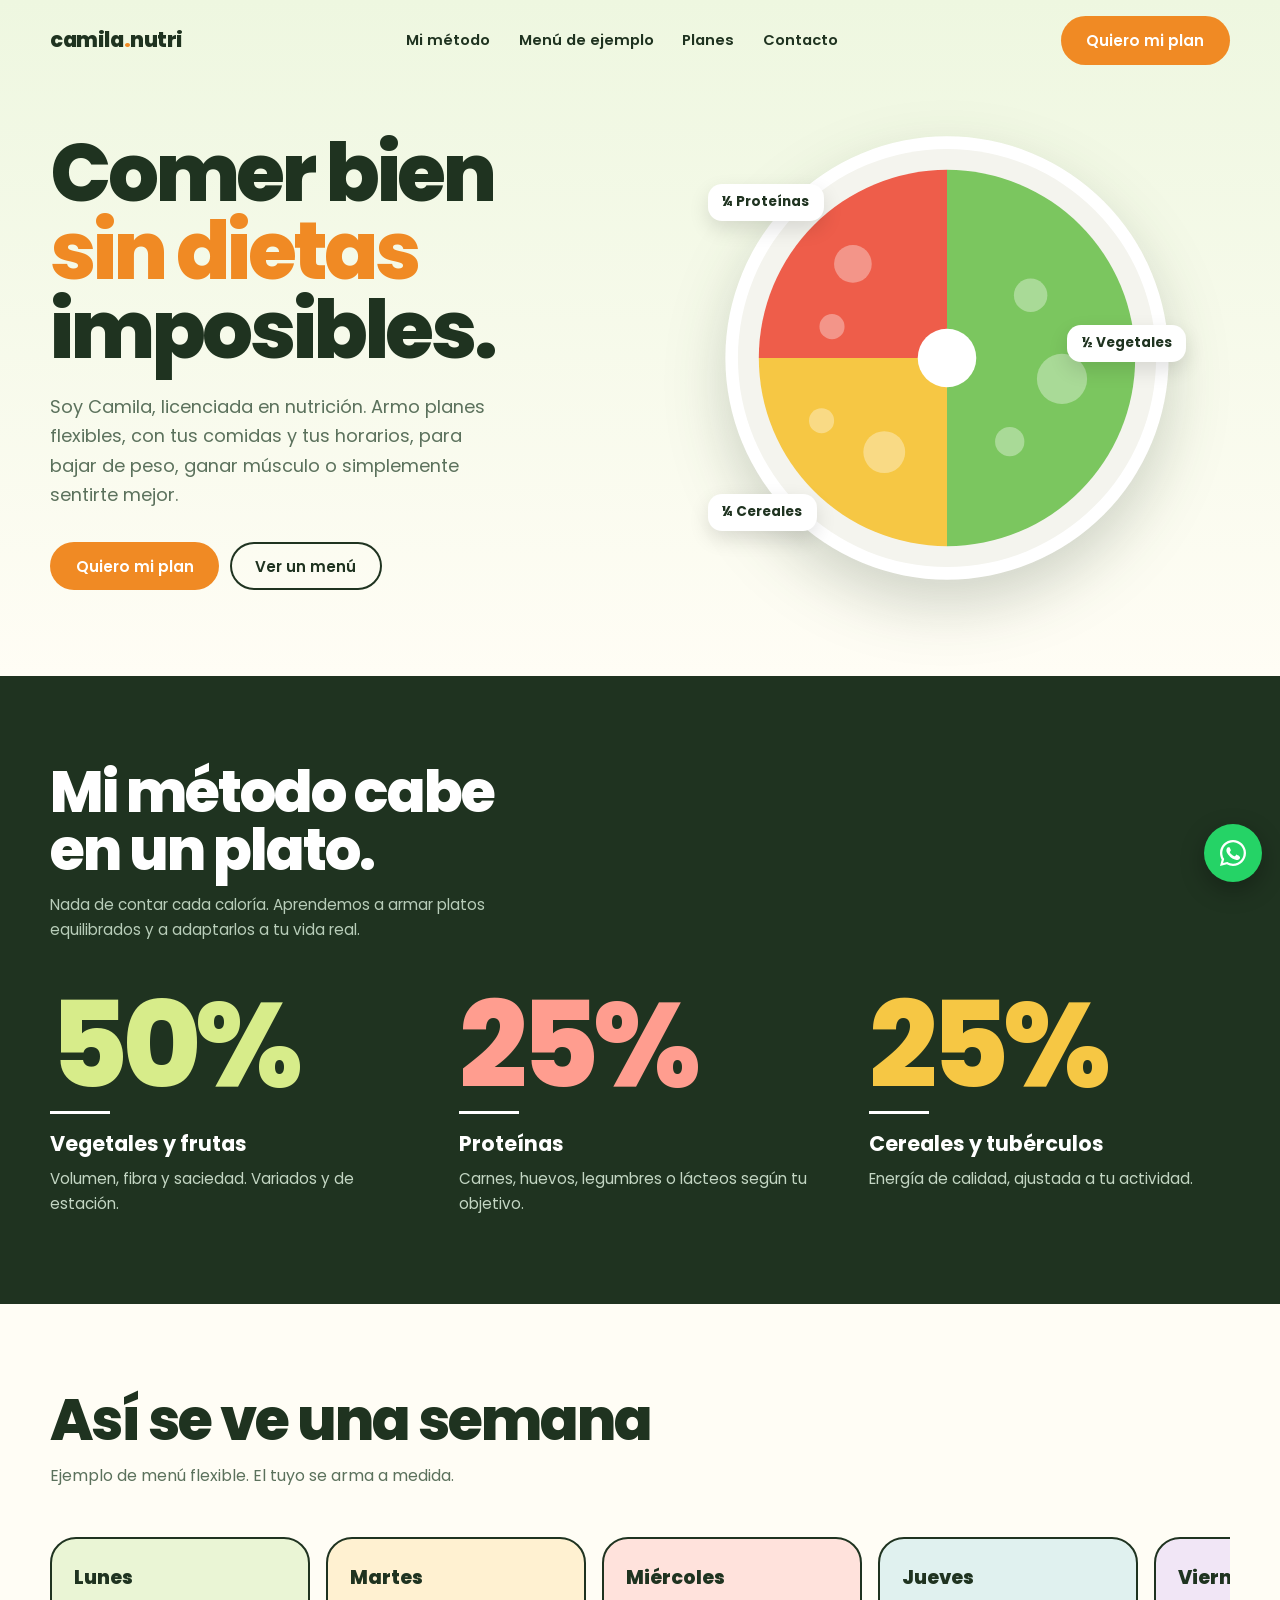
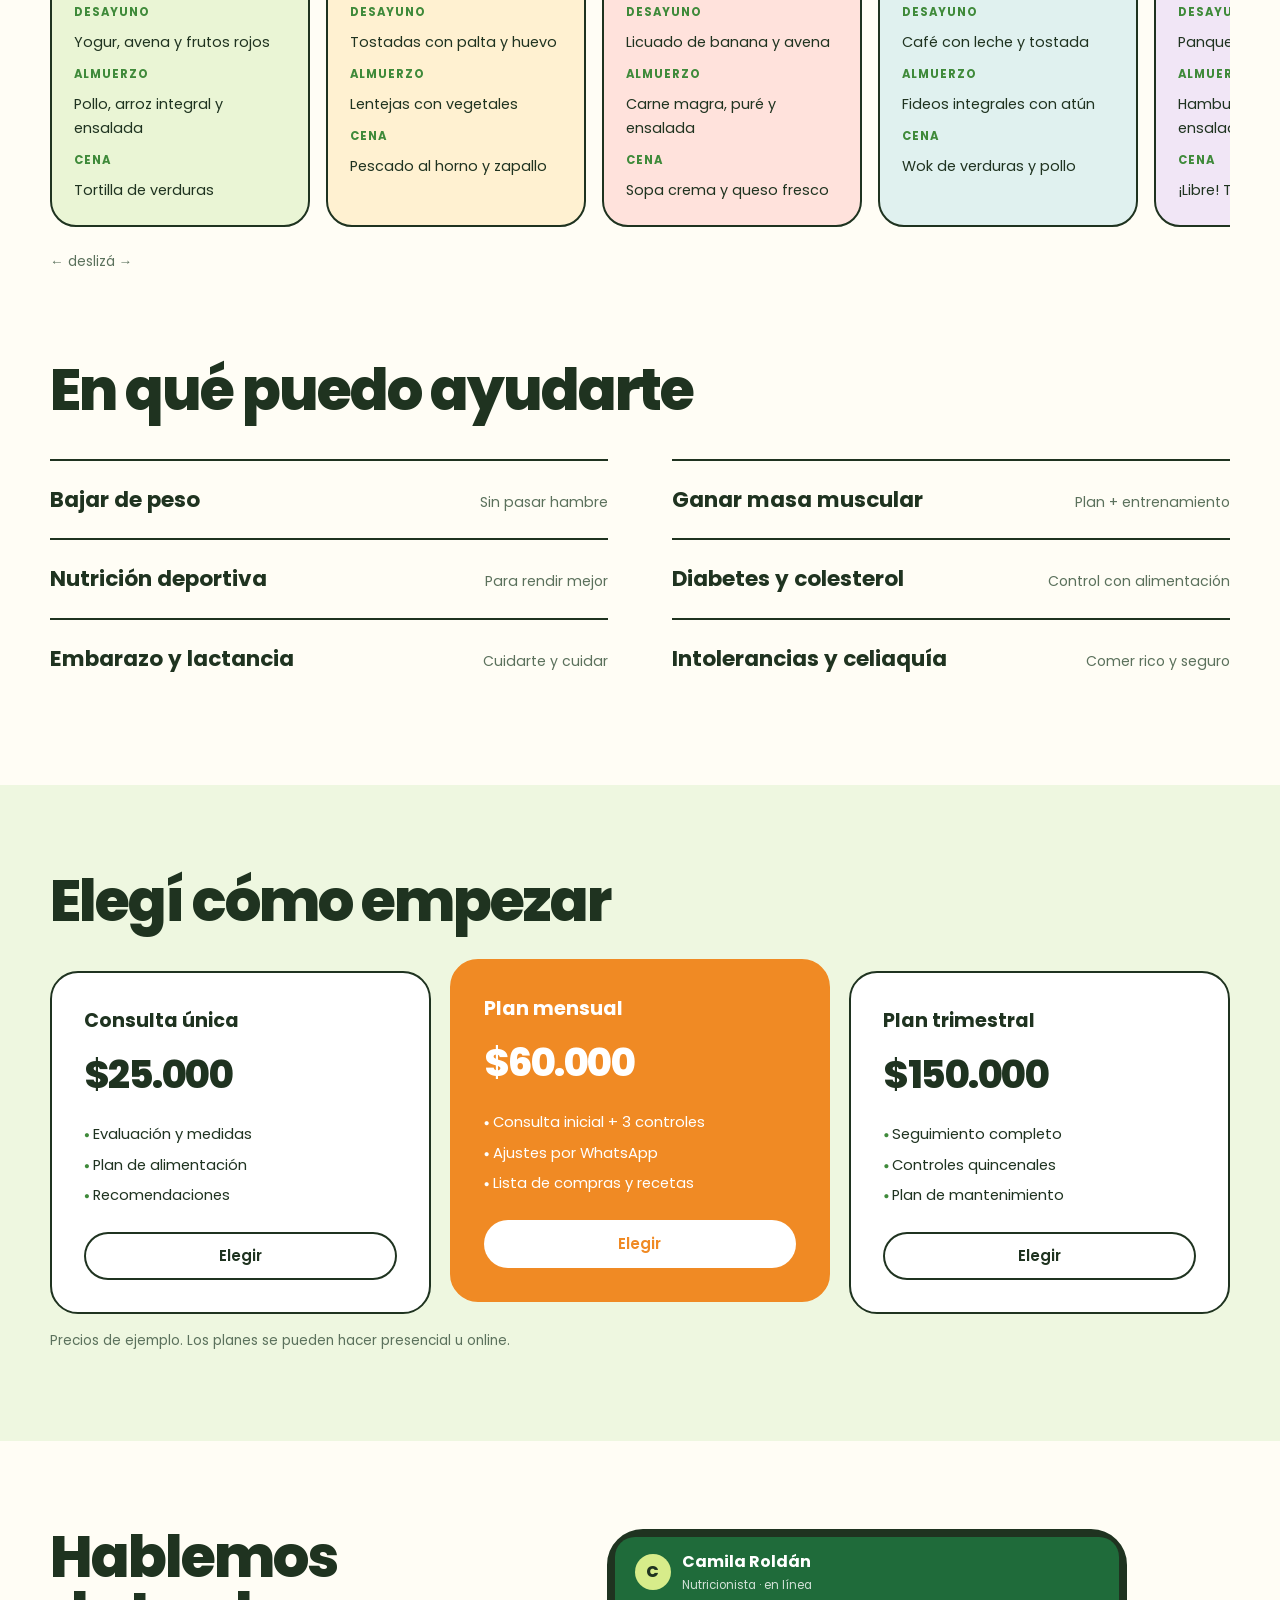
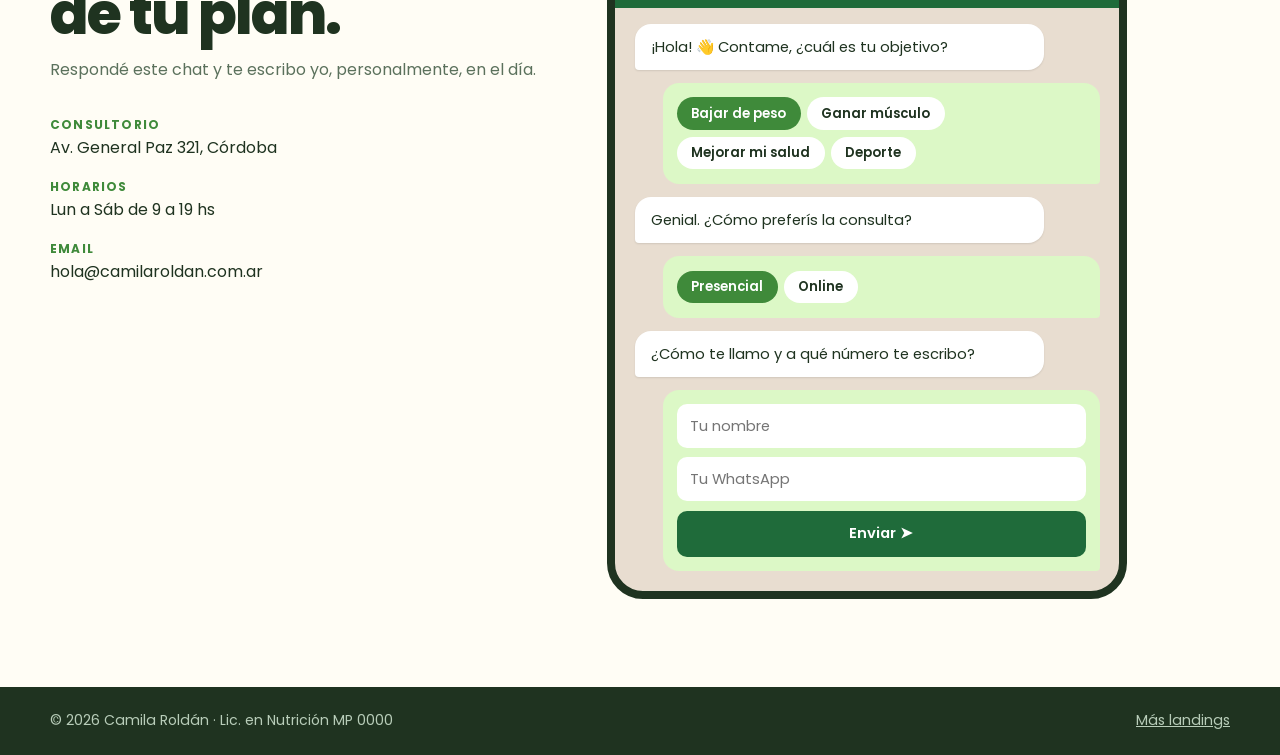
<file: nutricionista/index.html>
<!DOCTYPE html>
<html lang="es">
<head>
<meta charset="utf-8">
<meta name="viewport" content="width=device-width,initial-scale=1">
<title>Camila Roldán · Nutricionista en Córdoba</title>
<meta name="description" content="Nutricionista en Córdoba: planes de alimentación personalizados, nutrición deportiva y control de peso, presencial y online.">
<meta name="theme-color" content="#f2f9ea">
<link rel="preconnect" href="https://fonts.googleapis.com"><link rel="preconnect" href="https://fonts.gstatic.com" crossorigin>
<link href="https://fonts.googleapis.com/css2?family=Poppins:wght@400;500;600;700;800&display=swap" rel="stylesheet">
<style>
:root{--g:#3f8a3a;--gd:#1f3320;--lime:#d7ec8a;--o:#f08a24;--r:#ee5d4a;--y:#f6c744;--cr:#fffdf5;--ink:#1f3320;--mut:#5b715c}
*,*::before,*::after{box-sizing:border-box}html{scroll-behavior:smooth;scroll-padding-top:70px}
body{margin:0;font:400 1rem/1.65 Poppins,sans-serif;color:var(--ink);background:var(--cr);overflow-x:hidden}
a{color:inherit}h1,h2,h3,p{margin:0}.wrap{width:min(1180px,100% - 2.5rem);margin-inline:auto}
/* Nav lateral compacta: logo + menú a la derecha en texto grande tipo revista */
.nav{position:fixed;inset:0 0 auto;z-index:50;padding:1rem 0;transition:.3s}.nav.scrolled{background:var(--cr);box-shadow:0 2px 0 var(--gd)}
.nav .wrap{display:flex;justify-content:space-between;align-items:center}
.brand{font-weight:800;font-size:1.3rem;text-decoration:none;letter-spacing:-.02em}.brand span{color:var(--o)}
.menu{display:flex;gap:1.8rem;list-style:none;margin:0;padding:0;font-weight:600;font-size:.92rem}.menu a{text-decoration:none}.menu a:hover{color:var(--g)}
.btn{display:inline-block;background:var(--gd);color:#fff;border:0;border-radius:99px;padding:.8rem 1.6rem;font:600 .95rem Poppins;text-decoration:none;cursor:pointer}.btn.o{background:var(--o)}.btn.l{background:transparent;color:var(--gd);box-shadow:inset 0 0 0 2px var(--gd)}
.burger{display:none;background:0;border:0;width:44px;height:44px}.burger span{display:block;width:26px;height:2.5px;background:var(--gd);margin:5px auto}
/* Hero con el plato */
.hero{padding:8rem 0 5rem;background:linear-gradient(180deg,#eef7e0,var(--cr))}
.hero .wrap{display:grid;grid-template-columns:1fr 1fr;gap:3rem;align-items:center}
.hero h1{font-size:clamp(2.6rem,6.4vw,5rem);line-height:.98;font-weight:800;letter-spacing:-.04em}.hero h1 em{font-style:normal;color:var(--o)}
.hero p{margin:1.4rem 0 2rem;color:var(--mut);font-size:1.12rem;max-width:42ch}
.plate{position:relative;width:min(100%,460px);margin-inline:auto}
.plate svg{width:100%;filter:drop-shadow(0 25px 30px rgba(31,51,32,.2));animation:spin 40s linear infinite}
.plate:hover svg{animation-play-state:paused}@keyframes spin{to{transform:rotate(360deg)}}
.tag{position:absolute;background:#fff;border-radius:14px;padding:.45rem .9rem;font-weight:700;font-size:.85rem;box-shadow:0 8px 20px rgba(0,0,0,.12)}
/* Método: leyenda del plato */
.sec{padding:5.5rem 0}
.h{font-size:clamp(2rem,4.8vw,3.6rem);font-weight:800;line-height:1;letter-spacing:-.035em}.sub{color:var(--mut);margin-top:.8rem;max-width:50ch}
.met{background:var(--gd);color:#fff}.met .sub{color:#b8cdb9}
.met .grid{display:grid;grid-template-columns:repeat(3,1fr);gap:3rem;margin-top:3rem}
.met .pc{font-size:clamp(4rem,10vw,7.5rem);font-weight:800;line-height:.9;letter-spacing:-.05em}.met h3{font-size:1.3rem;margin:.6rem 0 .3rem}.met p{color:#c3d6c3;font-size:.95rem}
.met .a .pc{color:var(--lime)}.met .b .pc{color:var(--y)}.met .c .pc{color:#ff9d8f}
.met hr{border:0;border-top:3px solid currentColor;width:60px;margin:.8rem 0}
/* Semana de ejemplo: scroll horizontal */
.week{display:flex;gap:1rem;overflow-x:auto;padding:2rem 0 1.5rem;scroll-snap-type:x mandatory;margin-top:1rem}
.day{flex:0 0 min(260px,78%);scroll-snap-align:start;border-radius:26px;padding:1.4rem;border:2px solid var(--gd);background:#fff}
.day:nth-child(1){background:#eaf5d5}.day:nth-child(2){background:#fff1d1}.day:nth-child(3){background:#ffe2dc}.day:nth-child(4){background:#e0f1ef}.day:nth-child(5){background:#f1e6f6}
.day h3{font-size:1.2rem;font-weight:800;margin-bottom:.6rem}.day dl{margin:0;display:grid;gap:.6rem;font-size:.9rem}.day dt{font-weight:700;color:var(--g);font-size:.72rem;text-transform:uppercase;letter-spacing:.08em}.day dd{margin:0}
.hint{font-size:.85rem;color:var(--mut)}
/* Servicios: lista tipografica con colores */
.svc{display:grid;grid-template-columns:1fr 1fr;gap:0 4rem;margin-top:2.5rem}
.svc div{border-top:2px solid var(--gd);padding:1.3rem 0;display:flex;justify-content:space-between;gap:1rem;align-items:baseline}.svc h3{font-size:1.35rem;font-weight:700}.svc p{color:var(--mut);font-size:.88rem;text-align:right;max-width:24ch}
/* Planes con interruptor */
.plans{background:#eef7e0}.sw{display:inline-flex;background:#fff;border-radius:99px;padding:.3rem;margin:1.5rem 0 2rem;box-shadow:inset 0 0 0 2px var(--gd)}.sw input{position:absolute;opacity:0}.sw label{padding:.55rem 1.5rem;border-radius:99px;cursor:pointer;font-weight:700;font-size:.9rem}.sw input:checked+label{background:var(--gd);color:#fff}.sw input:focus-visible+label{outline:3px solid #3f8a3a66}
.pl{display:grid;grid-template-columns:repeat(3,1fr);gap:1.2rem;margin-top:2.5rem}
.pn{background:#fff;border-radius:28px;padding:2rem;border:2px solid var(--gd);display:flex;flex-direction:column}.pn.f{background:var(--o);color:#fff;border-color:var(--o);transform:translateY(-12px)}
.pn h3{font-size:1.2rem}.pn .pr{font-size:2.4rem;font-weight:800;letter-spacing:-.04em;margin:.4rem 0}.pn .pr small{font-size:.8rem;font-weight:500;letter-spacing:0}.pn ul{list-style:none;padding:0;margin:.6rem 0 1.5rem;display:grid;gap:.4rem;font-size:.92rem;flex:1}.pn li::before{content:"●  ";color:var(--g);font-size:.6rem;vertical-align:middle}.pn.f li::before{color:#fff}
.pn .btn{text-align:center}.pn.f .btn{background:#fff;color:var(--o)}
.pv{display:none}#m1:checked~.pl .pm{display:none}#m1:checked~.pl .pv{display:inline}
/* Contacto como chat */
.chat{display:grid;grid-template-columns:.9fr 1.1fr;gap:3rem;align-items:start}
.chat .info{display:grid;gap:1rem;margin-top:2rem}.chat .info b{display:block;font-size:.75rem;text-transform:uppercase;letter-spacing:.1em;color:var(--g)}
.phone{background:#e8ddd0;border-radius:36px;padding:1.2rem;border:8px solid var(--gd);max-width:520px;width:100%}
.phone header{display:flex;gap:.7rem;align-items:center;background:#1f6b3a;color:#fff;margin:-1.2rem -1.2rem 1rem;padding:.8rem 1.2rem;border-radius:20px 20px 0 0}.phone header i{width:36px;height:36px;border-radius:50%;background:var(--lime);display:grid;place-items:center;font-style:normal;color:var(--gd);font-weight:800}.phone header small{display:block;opacity:.8;font-size:.72rem}
.msg{background:#fff;border-radius:16px 16px 16px 4px;padding:.7rem 1rem;max-width:88%;font-size:.92rem;margin-bottom:.8rem;box-shadow:0 1px 2px rgba(0,0,0,.1)}
.ans{background:#dcf8c6;border-radius:16px 16px 4px 16px;padding:.9rem;margin-left:auto;max-width:94%;display:grid;gap:.6rem}
.ans .ch{display:flex;flex-wrap:wrap;gap:.4rem}.ans .ch input{position:absolute;opacity:0}.ans .ch label{background:#fff;border-radius:99px;padding:.35rem .9rem;font-size:.82rem;font-weight:600;cursor:pointer}.ans .ch input:checked+label{background:var(--g);color:#fff}.ans .ch input:focus-visible+label{outline:3px solid #3f8a3a66}
.ans input.t{font:inherit;font-size:.92rem;padding:.6rem .8rem;border:0;border-radius:10px;width:100%}.ans input.t:focus{outline:2px solid var(--g)}
.ans button{background:#1f6b3a;color:#fff;border:0;border-radius:10px;padding:.8rem;font:600 .92rem Poppins;cursor:pointer}
.form-ok{display:none;background:#fff;border-radius:10px;padding:.6rem .8rem;font-size:.85rem;font-weight:600;color:#14602b}.form-ok.show{display:block}
footer{background:var(--gd);color:#b8cdb9;padding:1.4rem 0;font-size:.88rem}footer .wrap{display:flex;justify-content:space-between;flex-wrap:wrap;gap:1rem}
.wa{position:fixed;right:18px;bottom:18px;z-index:60;width:58px;height:58px;border-radius:50%;background:#25d366;display:grid;place-items:center;box-shadow:0 8px 24px rgba(0,0,0,.3)}.wa svg{width:32px;fill:#fff}
.reveal{opacity:0;transform:translateY(22px);transition:.7s}.reveal.in{opacity:1;transform:none}
@media(prefers-reduced-motion:reduce){.plate svg{animation:none}}
@media(max-width:900px){.hero .wrap,.chat,.svc{grid-template-columns:1fr}.plate{max-width:340px}.met .grid{grid-template-columns:1fr;gap:2rem}.pl{grid-template-columns:1fr}.pn.f{transform:none}.svc{gap:0}.svc p{max-width:none}.phone{margin-inline:auto}}
@media(max-width:820px){.burger{display:block}.nav .btn{display:none}.menu{position:fixed;inset:60px 0 auto;flex-direction:column;gap:0;background:var(--cr);padding:.5rem 1.5rem 1.2rem;box-shadow:0 20px 30px rgba(0,0,0,.12);transform:translateY(-130%);transition:.3s;z-index:-1}.menu.open{transform:none}.menu a{display:block;padding:1rem 0;border-bottom:1px solid #d9e6c8}.hero{padding-top:6rem}}
</style>
</head>
<body>
<header class="nav"><div class="wrap">
 <a class="brand" href="#inicio">camila<span>.</span>nutri</a>
 <nav><ul class="menu"><li><a href="#metodo">Mi método</a></li><li><a href="#semana">Menú de ejemplo</a></li><li><a href="#planes">Planes</a></li><li><a href="#contacto">Contacto</a></li></ul></nav>
 <a class="btn o" href="#contacto">Quiero mi plan</a>
 <button class="burger" aria-label="Menú" aria-expanded="false"><span></span><span></span><span></span></button>
</div></header>
<main>
<section class="hero" id="inicio"><div class="wrap">
 <div><h1>Comer bien <em>sin dietas</em> imposibles.</h1><p>Soy Camila, licenciada en nutrición. Armo planes flexibles, con tus comidas y tus horarios, para bajar de peso, ganar músculo o simplemente sentirte mejor.</p><a class="btn o" href="#contacto">Quiero mi plan</a> <a class="btn l" href="#semana" style="margin-left:.4rem">Ver un menú</a></div>
 <div class="plate"><svg viewBox="-110 -110 220 220" aria-label="Plato dividido: mitad vegetales, un cuarto proteínas, un cuarto cereales"><circle r="106" fill="#fff"/><circle r="100" fill="#f4f4ee"/>
  <path d="M0 0L0-90A90 90 0 0 1 0 90z" fill="#7bc65f"/><path d="M0 0L0 90A90 90 0 0 1-90 0z" fill="#f6c744"/><path d="M0 0L-90 0A90 90 0 0 1 0-90z" fill="#ee5d4a"/>
  <g fill="#fff" opacity=".35"><circle cx="40" cy="-30" r="8"/><circle cx="55" cy="10" r="12"/><circle cx="30" cy="40" r="7"/><circle cx="-45" cy="-45" r="9"/><circle cx="-55" cy="-15" r="6"/><circle cx="-30" cy="45" r="10"/><circle cx="-60" cy="30" r="6"/></g><circle r="14" fill="#fff"/></svg>
  <span class="tag" style="right:-2%;top:42%">½ Vegetales</span><span class="tag" style="left:-2%;top:12%">¼ Proteínas</span><span class="tag" style="left:-2%;bottom:14%">¼ Cereales</span></div>
</div></section>

<section class="sec met" id="metodo"><div class="wrap">
 <h2 class="h reveal">Mi método cabe<br>en un plato.</h2><p class="sub reveal">Nada de contar cada caloría. Aprendemos a armar platos equilibrados y a adaptarlos a tu vida real.</p>
 <div class="grid reveal"><div class="a"><div class="pc">50%</div><hr><h3>Vegetales y frutas</h3><p>Volumen, fibra y saciedad. Variados y de estación.</p></div><div class="c"><div class="pc">25%</div><hr><h3>Proteínas</h3><p>Carnes, huevos, legumbres o lácteos según tu objetivo.</p></div><div class="b"><div class="pc">25%</div><hr><h3>Cereales y tubérculos</h3><p>Energía de calidad, ajustada a tu actividad.</p></div></div>
</div></section>

<section class="sec" id="semana"><div class="wrap">
 <h2 class="h reveal">Así se ve una semana</h2><p class="sub reveal">Ejemplo de menú flexible. El tuyo se arma a medida.</p>
 <div class="week reveal" tabindex="0" aria-label="Menú de ejemplo semanal">
  <div class="day"><h3>Lunes</h3><dl><dt>Desayuno</dt><dd>Yogur, avena y frutos rojos</dd><dt>Almuerzo</dt><dd>Pollo, arroz integral y ensalada</dd><dt>Cena</dt><dd>Tortilla de verduras</dd></dl></div>
  <div class="day"><h3>Martes</h3><dl><dt>Desayuno</dt><dd>Tostadas con palta y huevo</dd><dt>Almuerzo</dt><dd>Lentejas con vegetales</dd><dt>Cena</dt><dd>Pescado al horno y zapallo</dd></dl></div>
  <div class="day"><h3>Miércoles</h3><dl><dt>Desayuno</dt><dd>Licuado de banana y avena</dd><dt>Almuerzo</dt><dd>Carne magra, puré y ensalada</dd><dt>Cena</dt><dd>Sopa crema y queso fresco</dd></dl></div>
  <div class="day"><h3>Jueves</h3><dl><dt>Desayuno</dt><dd>Café con leche y tostada</dd><dt>Almuerzo</dt><dd>Fideos integrales con atún</dd><dt>Cena</dt><dd>Wok de verduras y pollo</dd></dl></div>
  <div class="day"><h3>Viernes</h3><dl><dt>Desayuno</dt><dd>Panqueques de avena</dd><dt>Almuerzo</dt><dd>Hamburguesa casera y ensalada</dd><dt>Cena</dt><dd>¡Libre! También se disfruta</dd></dl></div>
 </div><p class="hint">← deslizá →</p>
</div></section>

<section class="sec" style="padding-top:0"><div class="wrap">
 <h2 class="h reveal">En qué puedo ayudarte</h2>
 <div class="svc reveal"><div><h3>Bajar de peso</h3><p>Sin pasar hambre</p></div><div><h3>Ganar masa muscular</h3><p>Plan + entrenamiento</p></div><div><h3>Nutrición deportiva</h3><p>Para rendir mejor</p></div><div><h3>Diabetes y colesterol</h3><p>Control con alimentación</p></div><div><h3>Embarazo y lactancia</h3><p>Cuidarte y cuidar</p></div><div><h3>Intolerancias y celiaquía</h3><p>Comer rico y seguro</p></div></div>
</div></section>

<section class="sec plans" id="planes"><div class="wrap">
 <h2 class="h reveal">Elegí cómo empezar</h2>
 <div class="pl reveal">
  <div class="pn"><h3>Consulta única</h3><div class="pr">$25.000</div><ul><li>Evaluación y medidas</li><li>Plan de alimentación</li><li>Recomendaciones</li></ul><a class="btn l" href="#contacto">Elegir</a></div>
  <div class="pn f"><h3>Plan mensual</h3><div class="pr">$60.000</div><ul><li>Consulta inicial + 3 controles</li><li>Ajustes por WhatsApp</li><li>Lista de compras y recetas</li></ul><a class="btn" href="#contacto">Elegir</a></div>
  <div class="pn"><h3>Plan trimestral</h3><div class="pr">$150.000</div><ul><li>Seguimiento completo</li><li>Controles quincenales</li><li>Plan de mantenimiento</li></ul><a class="btn l" href="#contacto">Elegir</a></div>
 </div><p class="hint" style="margin-top:1rem">Precios de ejemplo. Los planes se pueden hacer presencial u online.</p>
</div></section>

<section class="sec" id="contacto"><div class="wrap chat">
 <div class="reveal"><h2 class="h">Hablemos<br>de tu plan.</h2><p class="sub">Respondé este chat y te escribo yo, personalmente, en el día.</p><div class="info"><div><b>Consultorio</b>Av. General Paz 321, Córdoba</div><div><b>Horarios</b>Lun a Sáb de 9 a 19 hs</div><div><b>Email</b>hola@camilaroldan.com.ar</div></div></div>
 <form class="phone reveal" data-wa="5493510000000"><header><i>C</i><div><b>Camila Roldán</b><small>Nutricionista · en línea</small></div></header>
  <div class="msg">¡Hola! 👋 Contame, ¿cuál es tu objetivo?</div>
  <div class="ans"><div class="ch"><input type="radio" name="Objetivo" id="o1" value="Bajar de peso" checked><label for="o1">Bajar de peso</label><input type="radio" name="Objetivo" id="o2" value="Ganar músculo"><label for="o2">Ganar músculo</label><input type="radio" name="Objetivo" id="o3" value="Mejorar mi salud"><label for="o3">Mejorar mi salud</label><input type="radio" name="Objetivo" id="o4" value="Rendir en el deporte"><label for="o4">Deporte</label></div></div>
  <div class="msg" style="margin-top:.8rem">Genial. ¿Cómo preferís la consulta?</div>
  <div class="ans"><div class="ch"><input type="radio" name="Modalidad" id="v1" value="Presencial" checked><label for="v1">Presencial</label><input type="radio" name="Modalidad" id="v2" value="Online"><label for="v2">Online</label></div></div>
  <div class="msg" style="margin-top:.8rem">¿Cómo te llamo y a qué número te escribo?</div>
  <div class="ans"><input class="t" name="Nombre" placeholder="Tu nombre" required><input class="t" name="Teléfono" type="tel" placeholder="Tu WhatsApp" required><button>Enviar ➤</button><div class="form-ok">¡Listo! Se abrió WhatsApp con tus datos.</div></div>
 </form>
</div></section>
</main>
<footer><div class="wrap"><span>© <span id="year">2026</span> Camila Roldán · Lic. en Nutrición MP 0000</span><a href="../index.html">Más landings</a></div></footer>
<a class="wa" href="https://wa.me/5493510000000" target="_blank" rel="noopener" aria-label="WhatsApp"><svg viewBox="0 0 32 32" aria-hidden="true"><path d="M16 3C8.8 3 3 8.8 3 16c0 2.3.6 4.5 1.7 6.4L3 29l6.8-1.8A13 13 0 0 0 16 29c7.2 0 13-5.8 13-13S23.2 3 16 3zm0 23.7c-2 0-3.9-.6-5.5-1.6l-.4-.2-4 1 1.1-3.9-.3-.4A10.7 10.7 0 1 1 16 26.700zm5.900-8c-.3-.2-1.900-.9-2.200-1-.3-.1-.5-.2-.7.2-.2.300-.8 1-1 1.200-.2.200-.4.200-.7.100-.3-.2-1.400-.5-2.600-1.600-1-.9-1.600-1.900-1.800-2.200-.2-.3 0-.5.100-.7l.5-.6c.2-.2.200-.3.300-.5.100-.2.100-.4 0-.6l-1-2.300c-.2-.6-.5-.5-.7-.5h-.6c-.2 0-.6.100-.9.400-.3.300-1.200 1.100-1.200 2.800s1.200 3.300 1.400 3.500c.2.200 2.400 3.700 5.800 5.100 3.400 1.400 3.400.9 4 .9.600-.1 1.900-.8 2.200-1.500.3-.8.300-1.400.2-1.500-.1-.1-.3-.2-.6-.4z"/></svg></a><script src="../assets/main.js"></script>
</body></html>
</file>
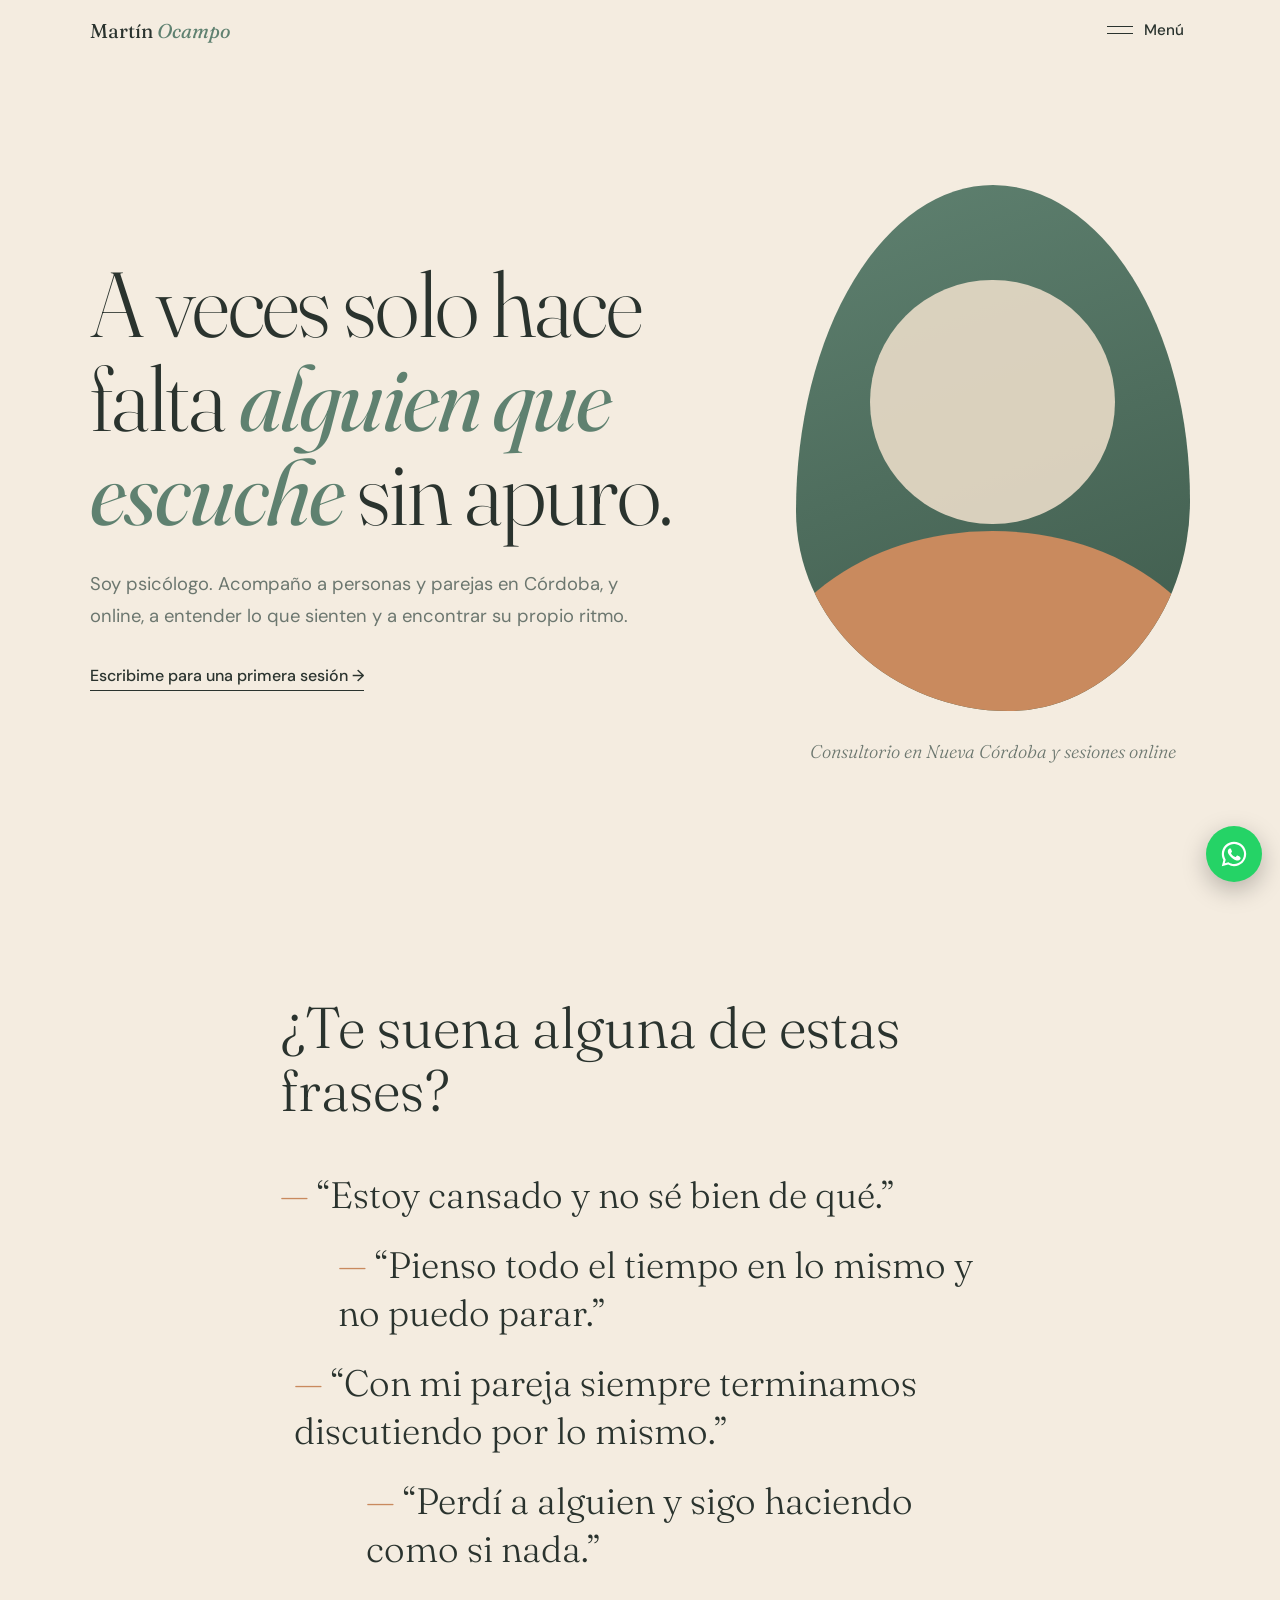
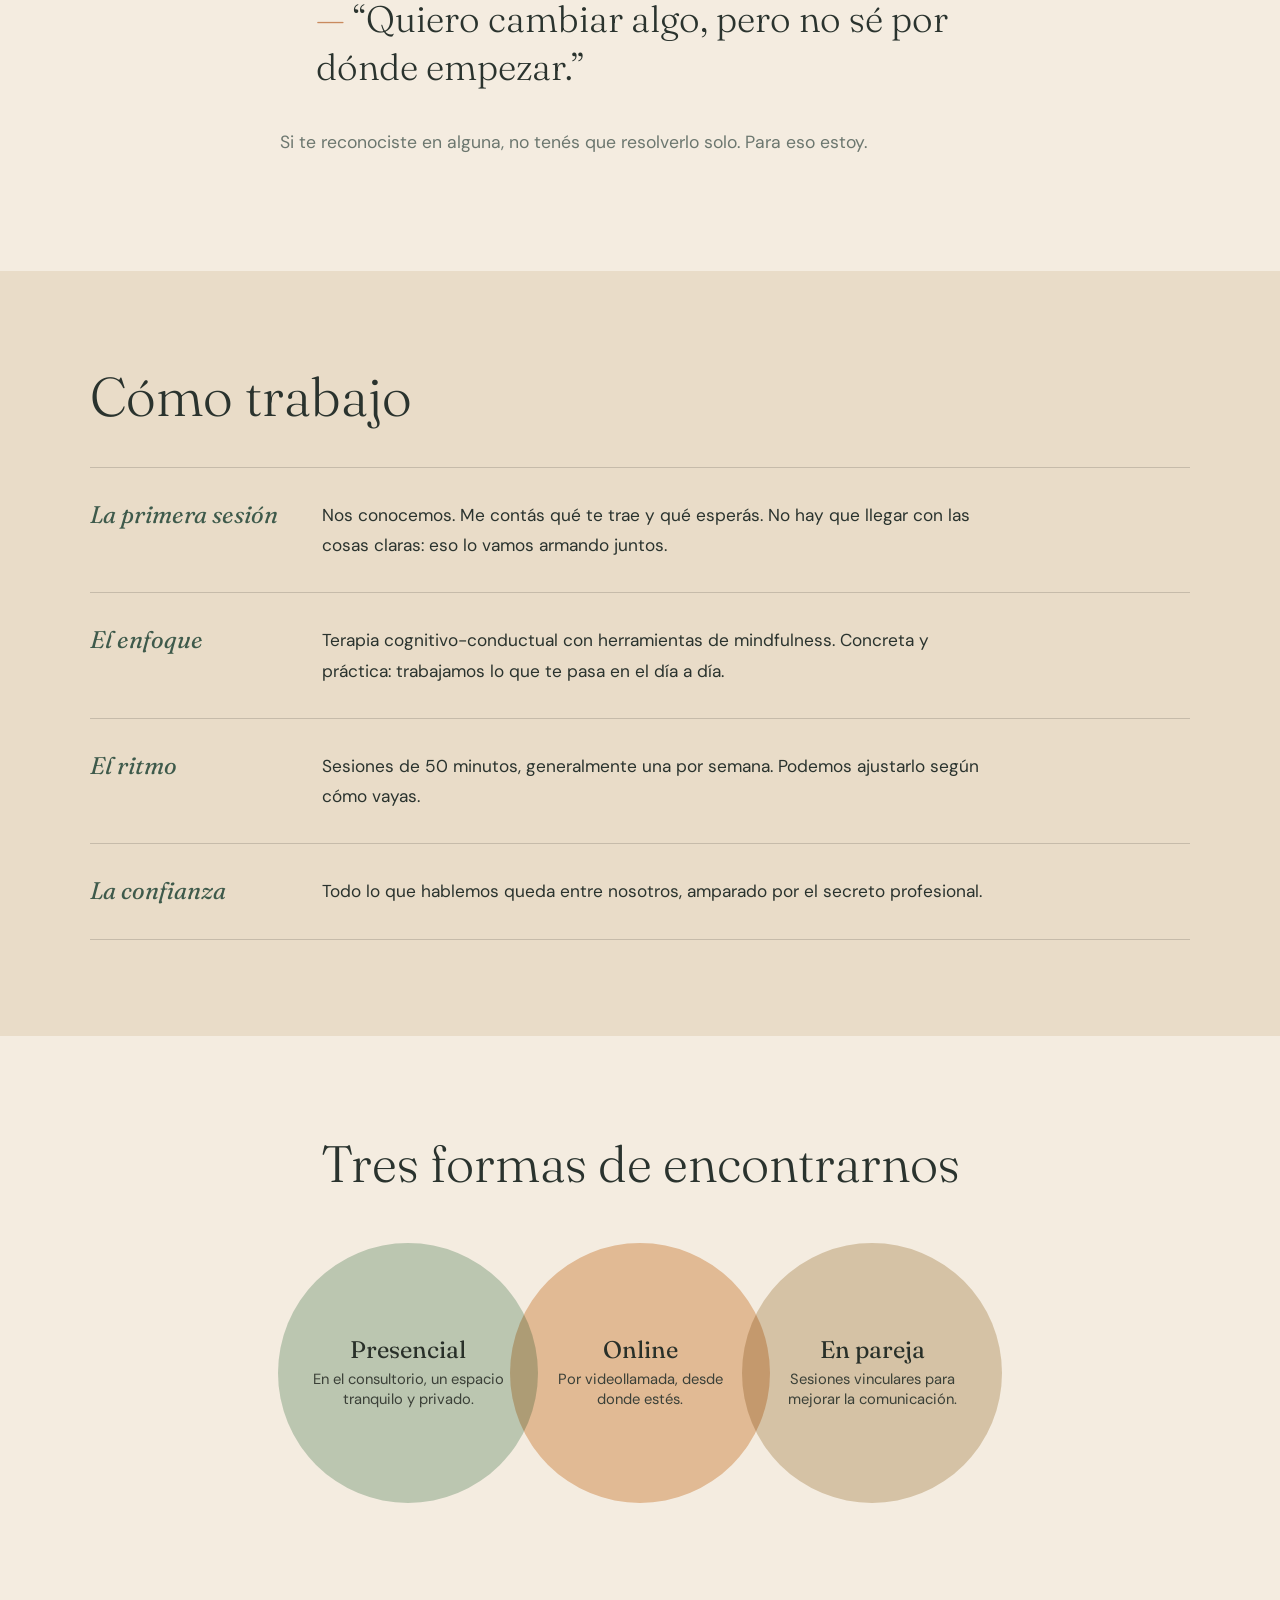
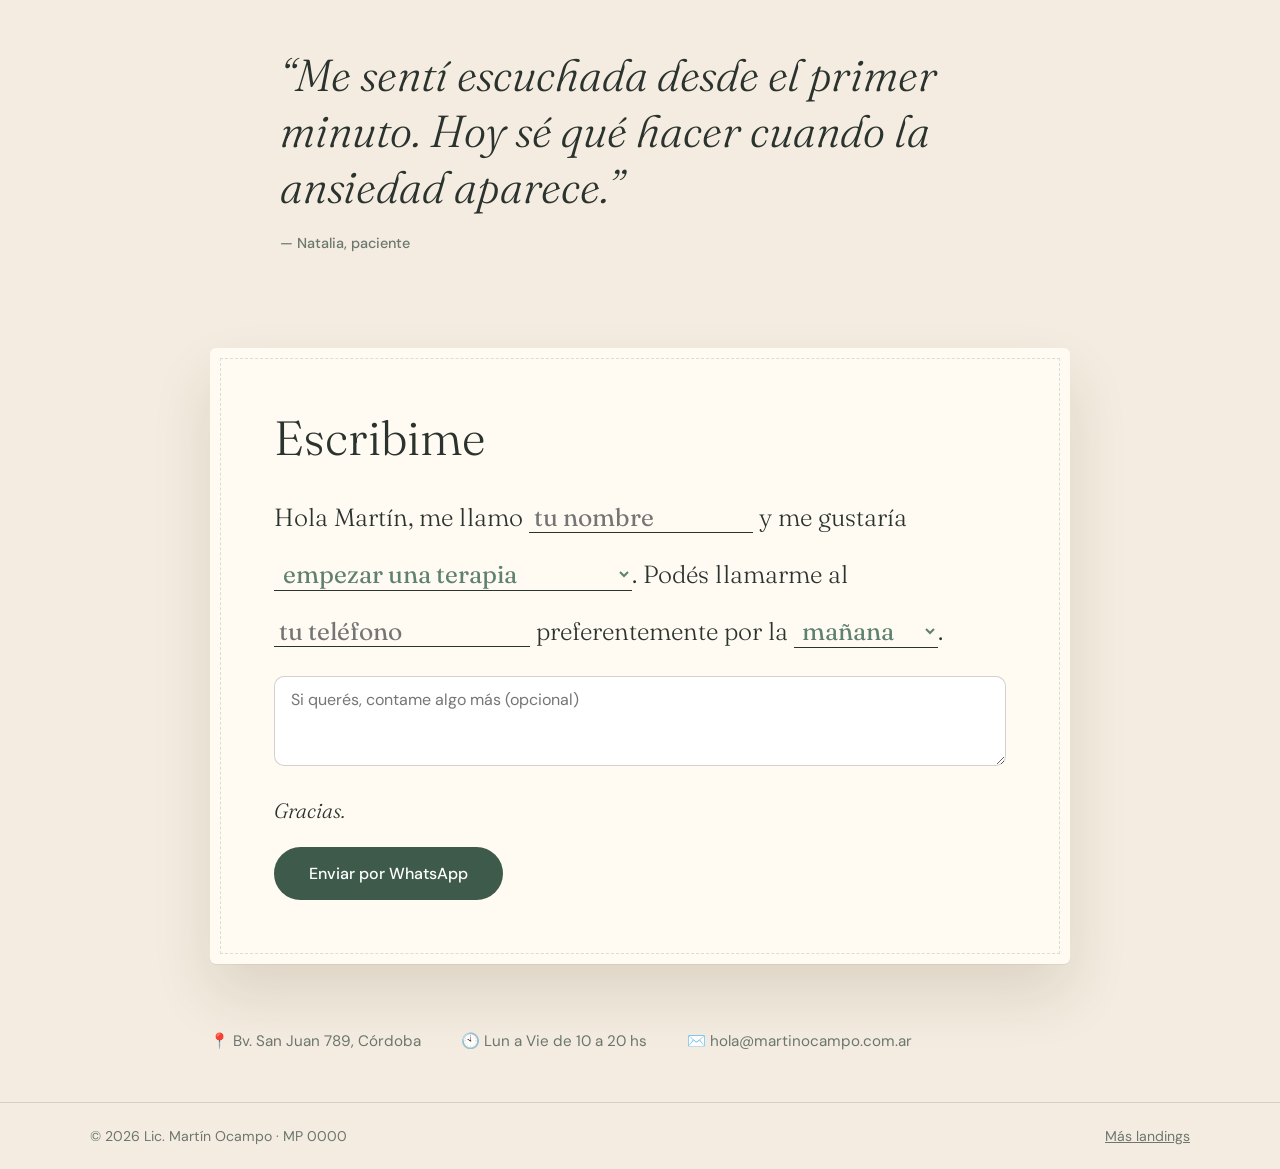
<file: psicologo/index.html>
<!DOCTYPE html>
<html lang="es">
<head>
<meta charset="utf-8">
<meta name="viewport" content="width=device-width,initial-scale=1">
<title>Martín Ocampo · Psicólogo en Córdoba</title>
<meta name="description" content="Psicólogo en Córdoba. Terapia individual, de pareja y online. Agendá una primera sesión.">
<meta name="theme-color" content="#f4ece0">
<link rel="preconnect" href="https://fonts.googleapis.com"><link rel="preconnect" href="https://fonts.gstatic.com" crossorigin>
<link href="https://fonts.googleapis.com/css2?family=Fraunces:ital,opsz,wght@0,9..144,300;0,9..144,400;0,9..144,500;1,9..144,300;1,9..144,400&family=DM+Sans:wght@400;500;700&display=swap" rel="stylesheet">
<style>
:root{--bg:#f4ece0;--ink:#2a332e;--g:#5f8170;--gd:#3e5a4b;--clay:#c98a5e;--sand:#e9dcc8;--mut:#6c776f}
*,*::before,*::after{box-sizing:border-box}html{scroll-behavior:smooth;scroll-padding-top:70px}
body{margin:0;font:400 1.08rem/1.75 "DM Sans",sans-serif;color:var(--ink);background:var(--bg);overflow-x:hidden}
a{color:inherit}h1,h2,h3,p{margin:0}.f{font-family:Fraunces,serif}
.col{width:min(720px,100% - 2.5rem);margin-inline:auto}.wide{width:min(1100px,100% - 2.5rem);margin-inline:auto}
/* Nav mínima: nombre a la izquierda y un solo enlace */
.nav{position:fixed;inset:0 0 auto;z-index:50;padding:1.1rem 0;transition:.3s}.nav.scrolled{background:rgba(244,236,224,.94);backdrop-filter:blur(8px);box-shadow:0 1px 0 rgba(0,0,0,.08)}
.nav .wide{display:flex;justify-content:space-between;align-items:center}
.brand{font:400 1.25rem Fraunces,serif;text-decoration:none}.brand i{color:var(--g)}
.burger{background:0;border:0;display:flex;align-items:center;gap:.7rem;font:500 .95rem "DM Sans";cursor:pointer;color:var(--ink)}.burger span{display:block;width:26px;height:1.5px;background:var(--ink);box-shadow:0 7px 0 var(--ink);margin-bottom:7px}
.menu{position:fixed;inset:0;background:var(--gd);color:#fff;display:flex;flex-direction:column;justify-content:center;align-items:center;gap:.4rem;list-style:none;margin:0;padding:0;font:300 clamp(2rem,6vw,3.6rem) Fraunces,serif;opacity:0;pointer-events:none;transition:.35s;z-index:-1}.menu.open{opacity:1;pointer-events:auto}.menu a{text-decoration:none}.menu a:hover{font-style:italic;color:var(--sand)}
.nav:has(.menu.open){color:#fff}.nav:has(.menu.open) .burger,.nav:has(.menu.open) .brand{color:#fff}
/* Hero: un título gigante, la persona a un lado, mucho aire */
.hero{min-height:100svh;display:flex;align-items:center;padding:7rem 0 4rem;position:relative}
.hero .wide{display:grid;grid-template-columns:1.25fr .75fr;gap:3rem;align-items:center}
.hero h1{font:300 clamp(2.8rem,7.2vw,6rem)/1.02 Fraunces,serif;letter-spacing:-.02em}.hero h1 i{color:var(--g);font-weight:400}
.hero p{margin-top:1.8rem;max-width:42ch;color:var(--mut);font-size:1.15rem}
.ln{display:inline-flex;gap:.7rem;align-items:center;margin-top:2rem;font:500 1rem "DM Sans";text-decoration:none;border-bottom:1.5px solid var(--ink);padding-bottom:.25rem}.ln:hover{color:var(--g);border-color:var(--g)}
.blob{aspect-ratio:3/4;border-radius:50% 50% 46% 54%/62% 60% 40% 38%;background:linear-gradient(160deg,var(--g),var(--gd));position:relative;display:grid;place-items:end center;overflow:hidden}
.blob::before{content:"";position:absolute;width:62%;aspect-ratio:1;border-radius:50%;background:var(--sand);top:18%;opacity:.9}
.blob::after{content:"";position:absolute;width:120%;aspect-ratio:1.3;border-radius:50% 50% 0 0;background:var(--clay);bottom:-35%}
.cap{font:italic 300 .95rem Fraunces,serif;color:var(--mut);margin-top:1rem;text-align:center}
/* ¿Te suena? — frases desalineadas */
.sound{padding:6rem 0}.sound h2{font:300 clamp(2rem,5vw,3.6rem)/1.1 Fraunces,serif;margin-bottom:3rem}
.sound p{font:300 clamp(1.4rem,3.2vw,2.3rem)/1.3 Fraunces,serif;margin:0 0 1.4rem;padding-left:var(--o,0)}.sound p:nth-of-type(1){--o:0}.sound p:nth-of-type(2){--o:8%}.sound p:nth-of-type(3){--o:2%}.sound p:nth-of-type(4){--o:12%}.sound p:nth-of-type(5){--o:5%}
.sound p::before{content:"— ";color:var(--clay)}
.sound .end{font:400 1.1rem "DM Sans";color:var(--mut);margin-top:2.5rem;padding:0}.sound .end::before{content:""}
/* Cómo trabajo: prosa con rótulos laterales */
.how{background:var(--sand);padding:6rem 0}
.how .item{display:grid;grid-template-columns:200px 1fr;gap:2rem;padding:2rem 0;border-top:1px solid rgba(0,0,0,.15)}.how .item:last-child{border-bottom:1px solid rgba(0,0,0,.15)}
.how h3{font:italic 400 1.5rem Fraunces,serif;color:var(--gd)}.how p{max-width:56ch}
.how h2{font:300 clamp(2rem,5vw,3.4rem)/1.1 Fraunces,serif;margin-bottom:2.5rem;max-width:16ch}
/* Modalidades: tres círculos */
.mod{padding:6rem 0;text-align:center}.mod h2{font:300 clamp(2rem,4.5vw,3.2rem) Fraunces,serif;margin-bottom:3rem}
.cir{display:flex;justify-content:center;flex-wrap:wrap}.cir div{width:260px;height:260px;border-radius:50%;display:flex;flex-direction:column;justify-content:center;align-items:center;padding:2rem;margin:0 -14px;mix-blend-mode:multiply}
.cir div:nth-child(1){background:#c4d6c9}.cir div:nth-child(2){background:#ecc9a9}.cir div:nth-child(3){background:#dfd2bc}
.cir h3{font:400 1.5rem Fraunces,serif}.cir p{font-size:.92rem;color:#3d453f;line-height:1.4;margin-top:.3rem}
/* Cita única */
.q{padding:3rem 0 6rem}.q blockquote{margin:0;font:italic 300 clamp(1.7rem,3.8vw,2.8rem)/1.25 Fraunces,serif}.q cite{display:block;margin-top:1.2rem;font:500 .9rem "DM Sans";font-style:normal;color:var(--mut)}
/* Contacto en forma de carta */
.letter{background:#fffaf2;border-radius:6px;padding:clamp(2rem,5vw,4rem);box-shadow:0 30px 60px rgba(60,40,10,.12),0 1px 0 rgba(0,0,0,.05);transform:rotate(-.6deg);margin-bottom:4rem;position:relative}
.letter::before{content:"";position:absolute;inset:10px;border:1px dashed rgba(0,0,0,.12);pointer-events:none}
.letter h2{font:300 clamp(2rem,4.5vw,3rem)/1.1 Fraunces,serif;margin-bottom:1.5rem}
.letter p.s{font:300 clamp(1.2rem,2.4vw,1.55rem)/2.3 Fraunces,serif}
.letter input,.letter select{font:italic 400 inherit;font-family:Fraunces,serif;font-size:inherit;color:var(--g);background:transparent;border:0;border-bottom:1.5px solid var(--ink);padding:0 .3rem;width:auto;min-width:9ch;max-width:100%;border-radius:0}
.letter input:focus,.letter select:focus{outline:0;border-color:var(--g);background:#eef3ef}
.letter textarea{display:block;width:100%;margin-top:1rem;font:400 1rem "DM Sans";padding:.8rem 1rem;border:1.5px solid rgba(0,0,0,.18);border-radius:10px;background:#fff;min-height:90px;resize:vertical}
.letter button{margin-top:1.5rem;background:var(--gd);color:#fff;border:0;border-radius:99px;padding:1rem 2.2rem;font:500 1rem "DM Sans";cursor:pointer}.letter button:hover{background:var(--g)}
.form-ok{display:none;margin-top:1rem;color:var(--gd);font-weight:500}.form-ok.show{display:block}
.sig{margin-top:2rem;font:italic 300 1.3rem Fraunces,serif}
.dir{display:flex;flex-wrap:wrap;gap:.5rem 2.5rem;color:var(--mut);padding-bottom:3rem;font-size:.95rem}
footer{border-top:1px solid rgba(0,0,0,.12);padding:1.3rem 0;color:var(--mut);font-size:.88rem}footer .wide{display:flex;justify-content:space-between;flex-wrap:wrap;gap:1rem}
.wa{position:fixed;right:18px;bottom:18px;z-index:60;width:56px;height:56px;border-radius:50%;background:#25d366;display:grid;place-items:center;box-shadow:0 8px 24px rgba(0,0,0,.25)}.wa svg{width:30px;fill:#fff}
.reveal{opacity:0;transform:translateY(20px);transition:.9s}.reveal.in{opacity:1;transform:none}
@media(max-width:820px){.hero .wide{grid-template-columns:1fr}.blob{max-width:280px;order:-1;margin-inline:auto}.how .item{grid-template-columns:1fr;gap:.4rem}.cir div{margin:-10px 0}.sound p{padding-left:0!important}.hero{padding-top:6rem}.cir{flex-direction:column;align-items:center}}
@media(prefers-reduced-motion:reduce){.letter{transform:none}}
</style>
</head>
<body>
<header class="nav"><div class="wide">
 <a class="brand" href="#inicio">Martín <i>Ocampo</i></a>
 <button class="burger" aria-label="Menú" aria-expanded="false"><span></span>Menú</button>
 <ul class="menu"><li><a href="#inicio">Inicio</a></li><li><a href="#suena">¿Te suena?</a></li><li><a href="#trabajo">Cómo trabajo</a></li><li><a href="#modalidades">Modalidades</a></li><li><a href="#contacto">Escribime</a></li></ul>
</div></header>
<main>
<section class="hero" id="inicio"><div class="wide">
 <div><h1>A veces solo hace falta <i>alguien que escuche</i> sin apuro.</h1><p>Soy psicólogo. Acompaño a personas y parejas en Córdoba, y online, a entender lo que sienten y a encontrar su propio ritmo.</p><a class="ln" href="#contacto">Escribime para una primera sesión →</a></div>
 <div><div class="blob" aria-hidden="true"></div><p class="cap">Consultorio en Nueva Córdoba y sesiones online</p></div>
</div></section>

<section class="sound" id="suena"><div class="col">
 <h2 class="reveal">¿Te suena alguna de estas frases?</h2>
 <p class="reveal">“Estoy cansado y no sé bien de qué.”</p>
 <p class="reveal">“Pienso todo el tiempo en lo mismo y no puedo parar.”</p>
 <p class="reveal">“Con mi pareja siempre terminamos discutiendo por lo mismo.”</p>
 <p class="reveal">“Perdí a alguien y sigo haciendo como si nada.”</p>
 <p class="reveal">“Quiero cambiar algo, pero no sé por dónde empezar.”</p>
 <p class="end reveal">Si te reconociste en alguna, no tenés que resolverlo solo. Para eso estoy.</p>
</div></section>

<section class="how" id="trabajo"><div class="wide">
 <h2 class="reveal">Cómo trabajo</h2>
 <div class="item reveal"><h3>La primera sesión</h3><p>Nos conocemos. Me contás qué te trae y qué esperás. No hay que llegar con las cosas claras: eso lo vamos armando juntos.</p></div>
 <div class="item reveal"><h3>El enfoque</h3><p>Terapia cognitivo-conductual con herramientas de mindfulness. Concreta y práctica: trabajamos lo que te pasa en el día a día.</p></div>
 <div class="item reveal"><h3>El ritmo</h3><p>Sesiones de 50 minutos, generalmente una por semana. Podemos ajustarlo según cómo vayas.</p></div>
 <div class="item reveal"><h3>La confianza</h3><p>Todo lo que hablemos queda entre nosotros, amparado por el secreto profesional.</p></div>
</div></section>

<section class="mod" id="modalidades"><div class="wide">
 <h2 class="reveal">Tres formas de encontrarnos</h2>
 <div class="cir reveal"><div><h3>Presencial</h3><p>En el consultorio, un espacio tranquilo y privado.</p></div><div><h3>Online</h3><p>Por videollamada, desde donde estés.</p></div><div><h3>En pareja</h3><p>Sesiones vinculares para mejorar la comunicación.</p></div></div>
</div></section>

<section class="q"><div class="col"><blockquote class="reveal">“Me sentí escuchada desde el primer minuto. Hoy sé qué hacer cuando la ansiedad aparece.”</blockquote><cite class="reveal">— Natalia, paciente</cite></div></section>

<section id="contacto"><div class="col" style="width:min(860px,100% - 2rem)">
 <form class="letter reveal" data-wa="5493510000000">
  <h2>Escribime</h2>
  <p class="s">Hola Martín, me llamo <input name="Nombre" required placeholder="tu nombre" size="12"> y me gustaría <select name="Busco"><option>empezar una terapia</option><option>hacer terapia de pareja</option><option>consultar por sesiones online</option><option>hacer una primera consulta</option></select>. Podés llamarme al <input name="Teléfono" type="tel" required placeholder="tu teléfono" size="14"> preferentemente por la <select name="Horario"><option>mañana</option><option>tarde</option><option>noche</option></select>.</p>
  <textarea name="Mensaje" placeholder="Si querés, contame algo más (opcional)"></textarea>
  <p class="sig">Gracias.</p>
  <button>Enviar por WhatsApp</button><div class="form-ok">Gracias por escribirme. Se abrió WhatsApp con tu mensaje; te respondo a la brevedad.</div>
 </form>
 <div class="dir"><span>📍 Bv. San Juan 789, Córdoba</span><span>🕙 Lun a Vie de 10 a 20 hs</span><span>✉️ hola@martinocampo.com.ar</span></div>
</div></section>
</main>
<footer><div class="wide"><span>© <span id="year">2026</span> Lic. Martín Ocampo · MP 0000</span><a href="../index.html">Más landings</a></div></footer>
<a class="wa" href="https://wa.me/5493510000000" target="_blank" rel="noopener" aria-label="WhatsApp"><svg viewBox="0 0 32 32" aria-hidden="true"><path d="M16 3C8.8 3 3 8.8 3 16c0 2.3.6 4.5 1.7 6.4L3 29l6.8-1.8A13 13 0 0 0 16 29c7.2 0 13-5.8 13-13S23.2 3 16 3zm0 23.7c-2 0-3.9-.6-5.5-1.6l-.4-.2-4 1 1.1-3.9-.3-.4A10.7 10.7 0 1 1 16 26.700zm5.900-8c-.3-.2-1.900-.9-2.200-1-.3-.1-.5-.2-.7.2-.2.300-.8 1-1 1.200-.2.200-.4.200-.7.100-.3-.2-1.400-.5-2.600-1.600-1-.9-1.600-1.900-1.800-2.200-.2-.3 0-.5.100-.7l.5-.6c.2-.2.200-.3.300-.5.100-.2.100-.4 0-.6l-1-2.300c-.2-.6-.5-.5-.7-.5h-.6c-.2 0-.6.100-.9.400-.3.300-1.200 1.100-1.200 2.800s1.200 3.300 1.400 3.500c.2.200 2.400 3.700 5.800 5.100 3.400 1.400 3.400.9 4 .9.600-.1 1.900-.8 2.200-1.500.3-.8.300-1.400.2-1.500-.1-.1-.3-.2-.6-.4z"/></svg></a><script src="../assets/main.js"></script>
</body></html>
</file>
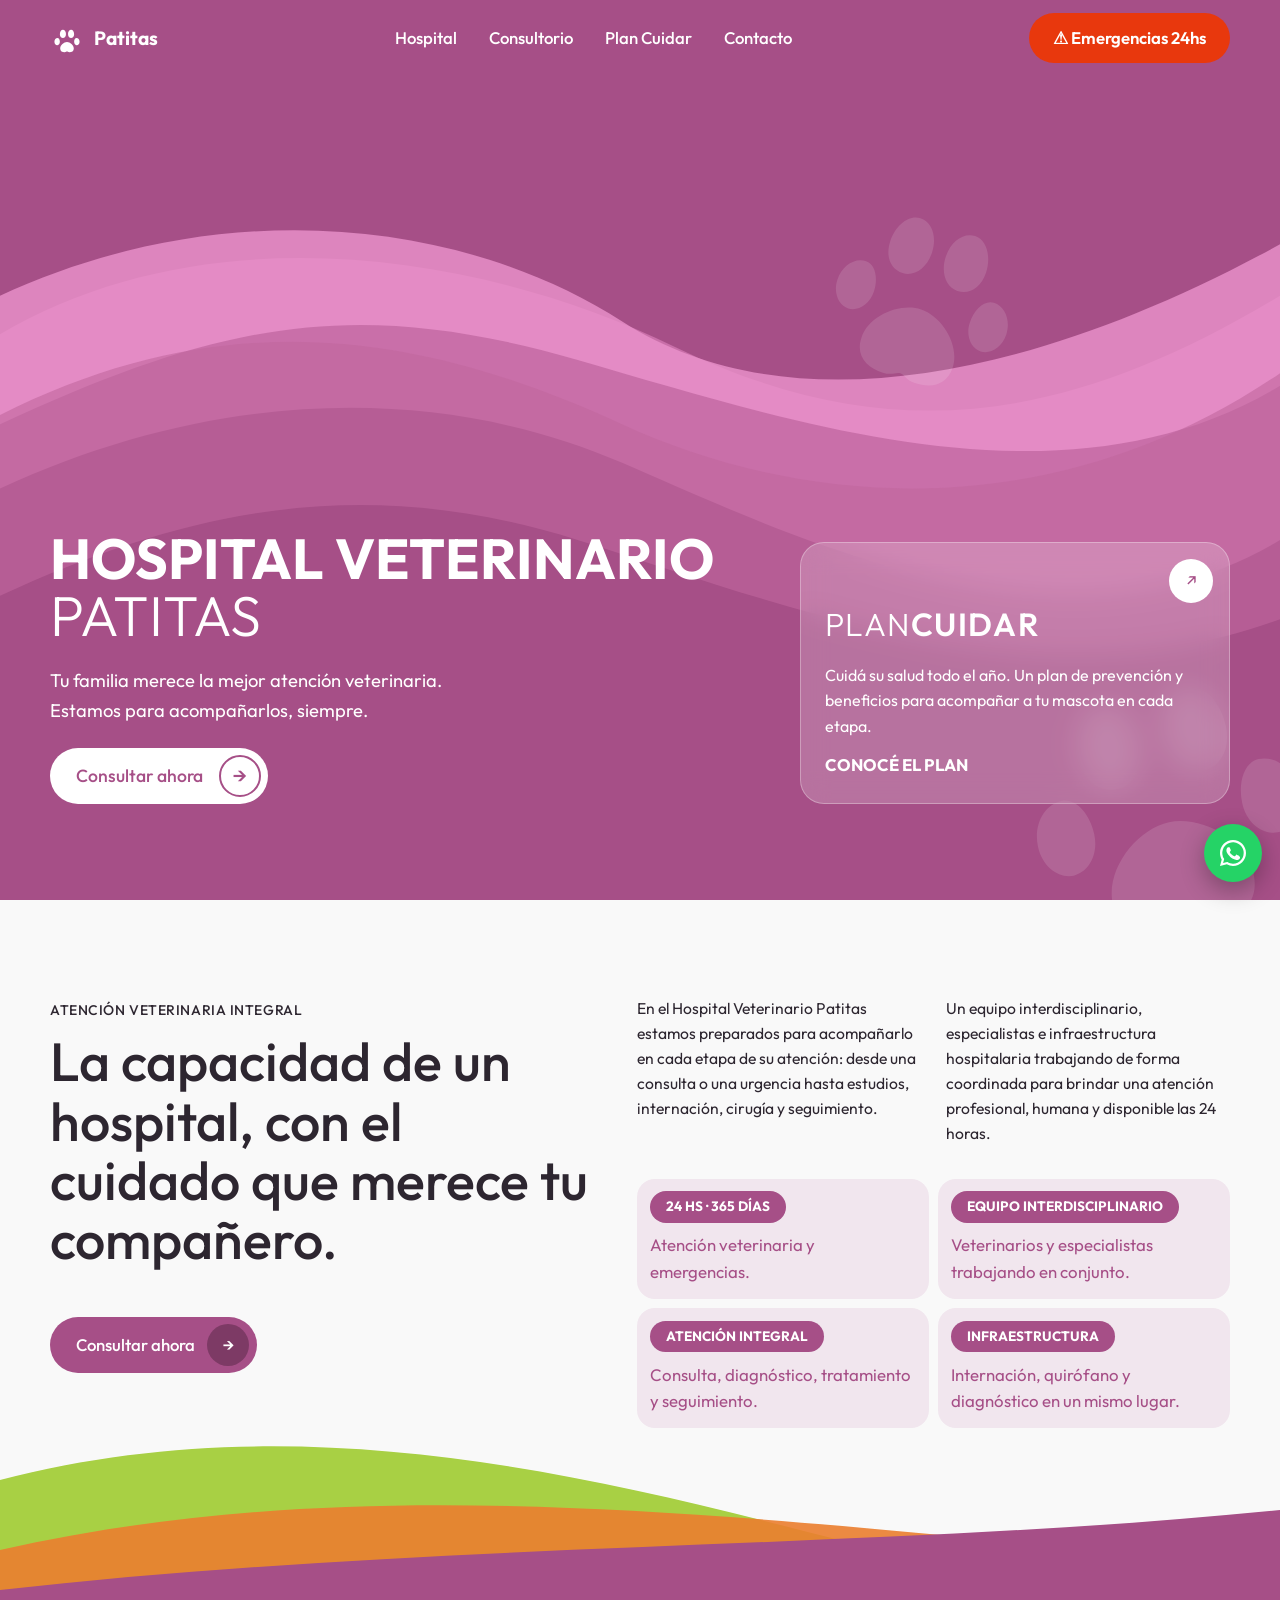
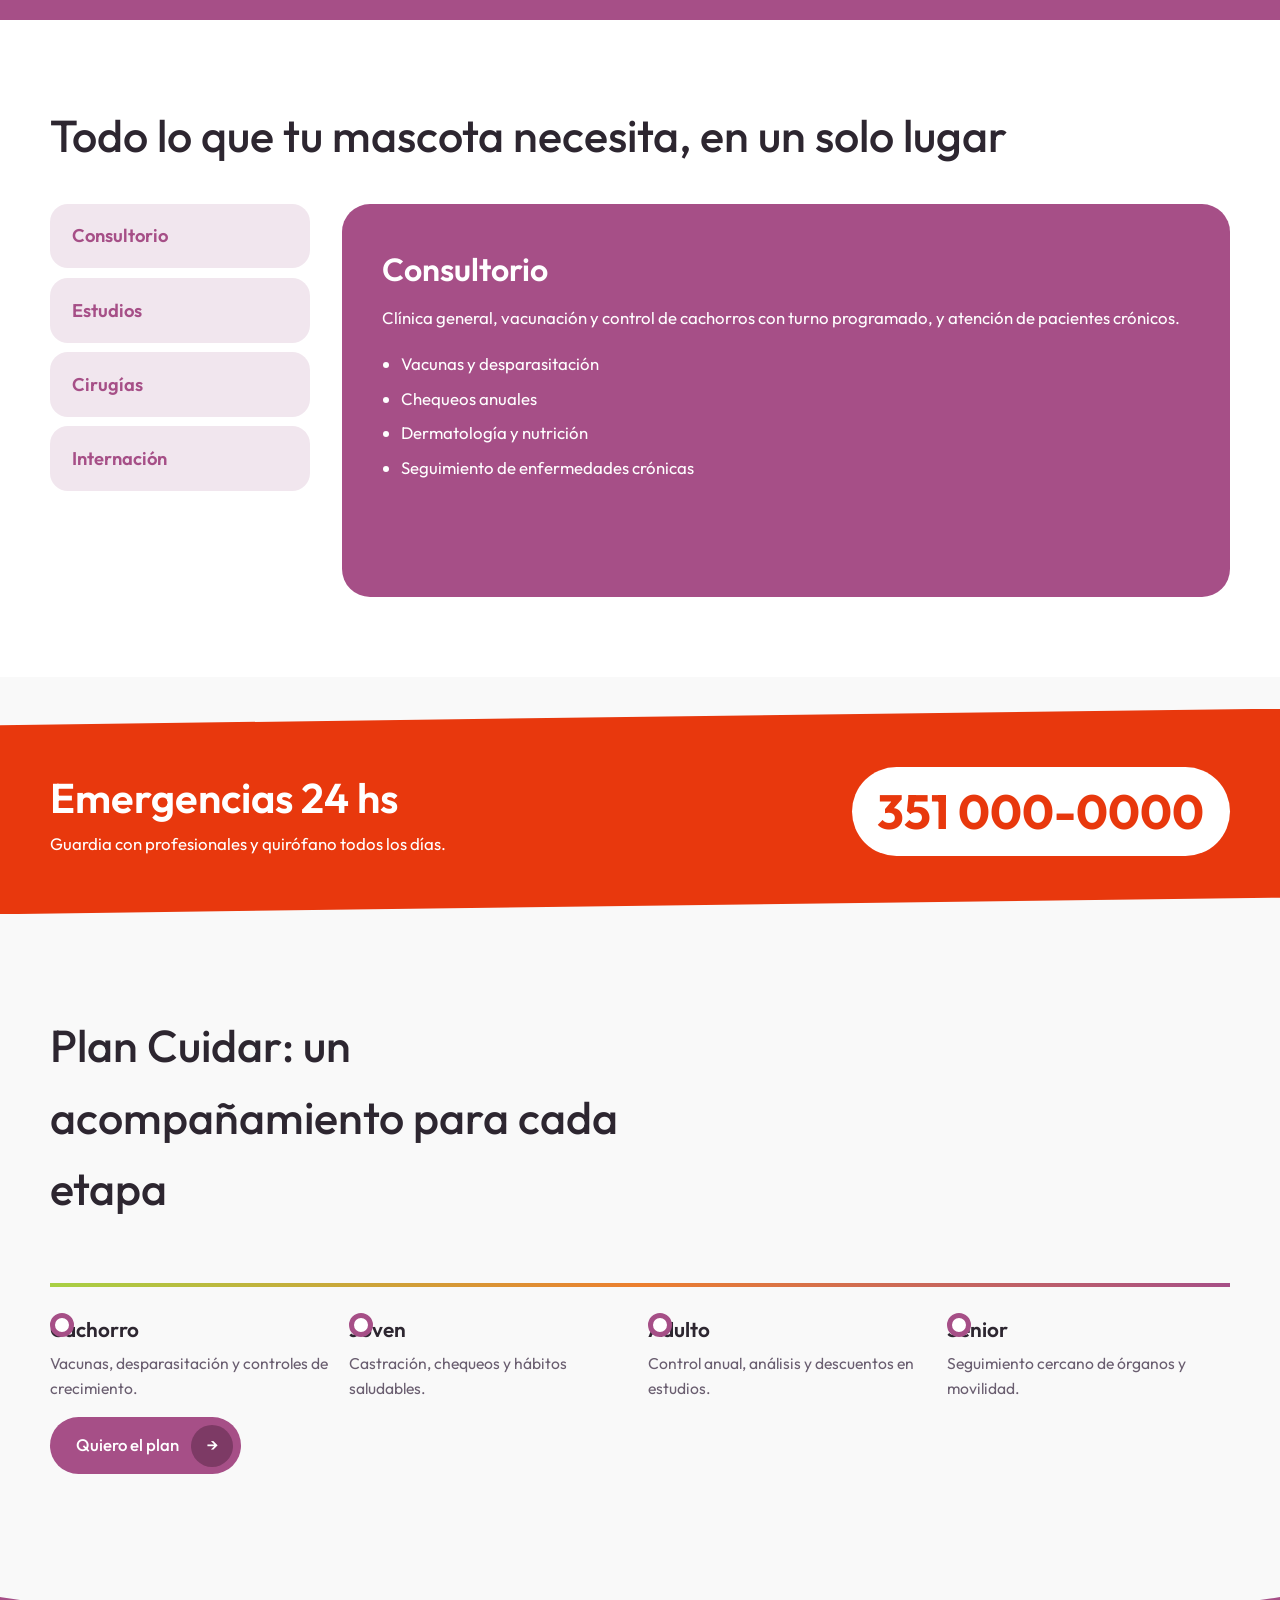
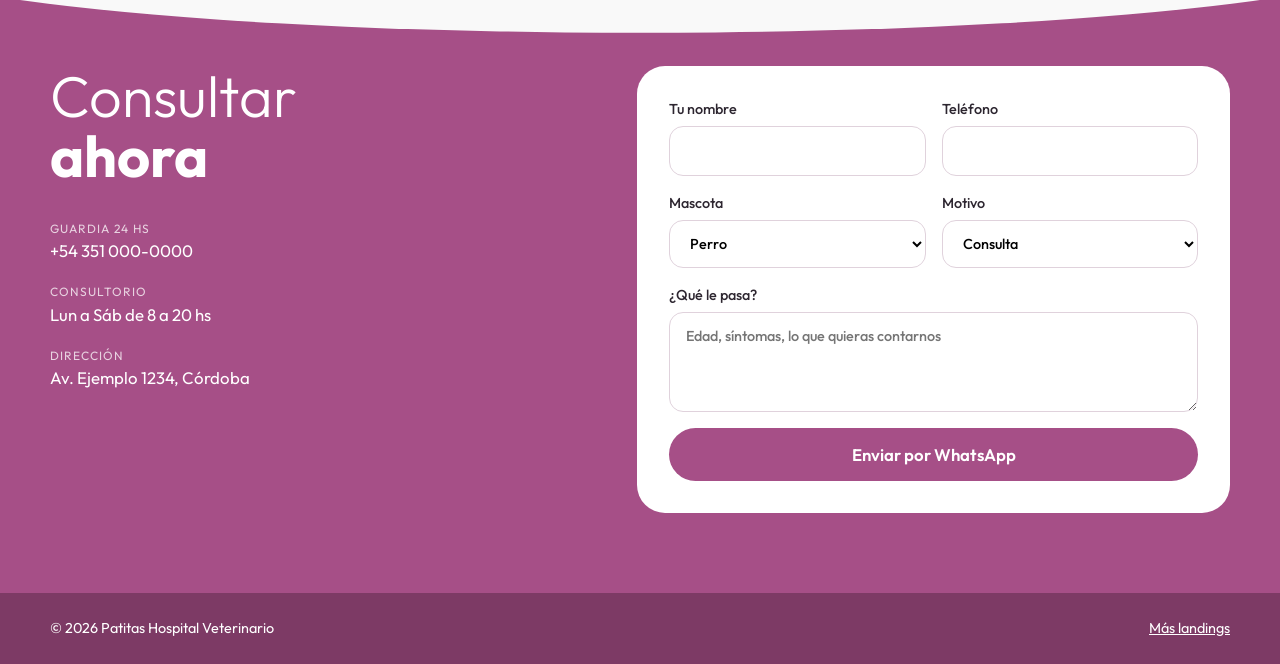
<file: veterinario/index.html>
<!DOCTYPE html>
<html lang="es">
<head>
<meta charset="utf-8">
<meta name="viewport" content="width=device-width,initial-scale=1">
<title>Patitas · Hospital Veterinario 24hs en Córdoba</title>
<meta name="description" content="Hospital veterinario con guardia 24 hs, consultorio, estudios, cirugías e internación en Córdoba.">
<meta name="theme-color" content="#a64f87">
<link rel="preconnect" href="https://fonts.googleapis.com"><link rel="preconnect" href="https://fonts.gstatic.com" crossorigin>
<link href="https://fonts.googleapis.com/css2?family=Outfit:wght@300;400;500;600;700&display=swap" rel="stylesheet">
<style>
:root{--p:#a64f87;--pd:#7d3a65;--pl:#f1e6ee;--o:#ec7f2f;--g:#a8d044;--r:#e8380d;--bg:#f9f9f9;--ink:#2d2630;--nav-h:76px}
*,*::before,*::after{box-sizing:border-box}html{scroll-behavior:smooth;scroll-padding-top:80px}
body{margin:0;font:400 1.05rem/1.6 Outfit,sans-serif;color:var(--ink);background:var(--bg);overflow-x:hidden}
svg{display:block;max-width:100%}a{color:inherit}h1,h2,h3,p{margin:0}
.wrap{width:min(1180px,100% - 2.5rem);margin-inline:auto}
.nav{position:fixed;inset:0 0 auto;height:var(--nav-h);z-index:50;color:#fff;display:flex;align-items:center;transition:.3s}
.nav.scrolled{background:rgba(166,79,135,.97);box-shadow:0 4px 20px rgba(0,0,0,.15)}
.nav .wrap{display:flex;justify-content:space-between;align-items:center;gap:1rem}
.brand{display:flex;gap:.6rem;align-items:center;font-weight:700;font-size:1.2rem;text-decoration:none}.brand svg{width:34px;fill:#fff}
.menu{display:flex;gap:2rem;list-style:none;margin:0;padding:0}.menu a{text-decoration:none;font-weight:500}.menu a:hover{text-decoration:underline;text-underline-offset:6px}
.emg{display:flex;align-items:center;background:var(--r);border-radius:99px;padding:.7rem 1.5rem;font-weight:600;text-decoration:none;color:#fff;gap:.5rem}
.burger{display:none;background:0;border:0;color:#fff;width:44px;height:44px}.burger span{display:block;width:24px;height:2px;background:#fff;margin:5px auto}
/* Hero */
.hero{position:relative;min-height:100svh;background:var(--p);color:#fff;display:flex;align-items:flex-end;overflow:hidden;padding:calc(var(--nav-h) + 2rem) 0 6rem}
.hero .waves{position:absolute;inset:0;width:100%;height:100%}
.paw{position:absolute;fill:#fff;opacity:.12}
.hv{position:relative;display:flex;justify-content:space-between;align-items:flex-end;gap:2rem}.hv>div:first-child{flex:1;min-width:0}
.hero h1{font-weight:300;font-size:clamp(1.9rem,4.4vw,3.6rem);line-height:1}.hero h1 b{font-weight:700}
.hero p{font-size:1.15rem;max-width:34ch;margin:1.4rem 0}
.pillbtn{display:inline-flex;align-items:center;gap:1rem;background:#fff;color:var(--p);border-radius:99px;padding:.45rem .45rem .45rem 1.6rem;font-weight:500;text-decoration:none;font-size:1.1rem}
.pillbtn i{width:42px;height:42px;border:2px solid var(--p);border-radius:50%;display:grid;place-items:center;font-style:normal;font-size:1.3rem}
.plan{width:min(100%,430px);padding:1.5rem;border-radius:24px;background:rgba(255,255,255,.2);backdrop-filter:blur(14px);border:1px solid rgba(255,255,255,.3);text-decoration:none;position:relative}
.plan em{position:absolute;right:16px;top:16px;width:44px;height:44px;border-radius:50%;background:#fff;color:var(--p);display:grid;place-items:center;font-style:normal}
.plan .l{font-size:2rem;font-weight:300;letter-spacing:.04em;margin:2rem 0 .8rem}.plan .l b{font-weight:600}.plan p{font-size:1rem;margin:0 0 .8rem}
/* Capacidad de un hospital */
.cap{position:relative;padding:6rem 0 12rem;overflow:hidden}
.cap .top{display:grid;grid-template-columns:1fr 1.1fr;gap:3rem}
.cap small{letter-spacing:.04em;text-transform:uppercase;font-weight:500}
.cap h2{font-weight:500;font-size:clamp(2rem,4.2vw,3.4rem);line-height:1.1;margin:.6rem 0 2rem}
.cap .txt{display:grid;grid-template-columns:1fr 1fr;gap:1.5rem;font-size:.98rem}
.pills{display:grid;grid-template-columns:1fr 1fr;gap:.6rem;margin-top:2rem}
.pill{background:var(--pl);border-radius:18px;padding:.8rem;min-height:120px;display:flex;flex-direction:column;justify-content:space-between;color:var(--p)}
.pill b{background:var(--p);color:#fff;padding:.3rem 1rem;border-radius:99px;font-size:.85rem;align-self:flex-start}
.cap .rib{position:absolute;left:0;right:0;bottom:-10px;width:100%;height:210px;z-index:-1}
.go{display:inline-flex;align-items:center;gap:.8rem;background:var(--p);color:#fff;border-radius:99px;padding:.45rem .45rem .45rem 1.6rem;text-decoration:none;font-weight:500;margin-top:1rem}
.go i{width:42px;height:42px;border-radius:50%;background:var(--pd);display:grid;place-items:center;font-style:normal}
/* Servicios: pestañas CSS */
.tabs{background:#fff;padding:5rem 0}
.tabs h2{font-weight:500;font-size:clamp(1.8rem,3.5vw,2.8rem);margin-bottom:2rem}
.tabbox{position:relative;display:grid;grid-template-columns:260px 1fr;gap:2rem;align-items:stretch}
.tabbox input{position:absolute;left:0;top:0;opacity:0;pointer-events:none}
.tabbox label{display:block;padding:1.1rem 1.4rem;border-radius:18px;cursor:pointer;font-weight:600;font-size:1.15rem;margin-bottom:.6rem;background:var(--pl);color:var(--p);transition:.2s}
.tabbox input:checked+label{background:var(--p);color:#fff;transform:translateX(8px)}
.tabs-l{display:flex;flex-direction:column}
.panel{display:none;border-radius:28px;padding:2.5rem;color:#fff;min-height:340px;grid-column:2;grid-row:1/span 4}
#t1:checked~.p1,#t2:checked~.p2,#t3:checked~.p3,#t4:checked~.p4{display:block}
.p1{background:var(--p)}.p2{background:var(--o)}.p3{background:#6c8f1d}.p4{background:var(--pd)}
.panel h3{font-size:2rem;font-weight:600;margin-bottom:.6rem}.panel ul{margin:1.2rem 0 0;padding-left:1.2rem;display:grid;gap:.5rem}
/* Emergencias */
.emer{background:var(--r);color:#fff;padding:3.5rem 0;clip-path:polygon(0 8%,100% 0,100% 92%,0 100%);margin:2rem 0}
.emer .wrap{display:flex;flex-wrap:wrap;justify-content:space-between;align-items:center;gap:1.5rem}
.emer h2{font-weight:600;font-size:clamp(1.6rem,3.5vw,2.6rem)}.emer a.tel{font-size:clamp(1.8rem,4vw,3rem);font-weight:700;text-decoration:none;background:#fff;color:var(--r);border-radius:99px;padding:.4rem 1.6rem}
/* Etapas */
.stages{padding:4rem 0 5rem}
.stages h2{font-weight:500;font-size:clamp(1.8rem,3.5vw,2.8rem);max-width:20ch}
.line{position:relative;display:grid;grid-template-columns:repeat(4,1fr);gap:1rem;margin-top:3rem;padding-top:2.5rem}
.line::before{content:"";position:absolute;top:10px;left:0;right:0;height:4px;background:linear-gradient(90deg,var(--g),var(--o),var(--p))}
.line div::before{content:"";position:absolute;top:0;width:24px;height:24px;border-radius:50%;background:#fff;border:5px solid var(--p);margin-top:-.0rem}
.line div{position:relative}.line h3{font-weight:600;font-size:1.3rem;margin-bottom:.3rem}.line p{color:#6a5e70;font-size:.98rem}
/* Contacto */
.contact{position:relative;background:var(--p);color:#fff;padding:7rem 0 5rem}
.contact::before{content:"";position:absolute;left:0;right:0;top:-1px;height:80px;background:var(--bg);clip-path:ellipse(60% 100% at 50% 0)}
.contact .wrap{display:grid;grid-template-columns:1fr 1.1fr;gap:3rem;align-items:start}
.contact h2{font-weight:300;font-size:clamp(2rem,4.5vw,3.6rem);line-height:1.05}.contact h2 b{font-weight:700;display:block}
.contact ul{list-style:none;padding:0;margin:2rem 0 0;display:grid;gap:1.1rem}.contact li small{display:block;opacity:.75;text-transform:uppercase;letter-spacing:.08em;font-size:.75rem}
form{background:#fff;color:var(--ink);padding:2rem;border-radius:28px;display:grid;gap:1rem}
form .r{display:grid;grid-template-columns:1fr 1fr;gap:1rem}
label.f{display:grid;gap:.3rem;font-weight:500;font-size:.9rem}
input,select,textarea{font:inherit;padding:.8rem 1rem;border:1.5px solid #e0d2dc;border-radius:14px;width:100%;background:#fff}
input:focus,select:focus,textarea:focus{outline:3px solid #a64f8744;border-color:var(--p)}
textarea{min-height:100px;resize:vertical}
button.send{background:var(--p);color:#fff;border:0;border-radius:99px;padding:1rem;font:600 1.05rem Outfit;cursor:pointer}
.form-ok{display:none;background:#e6f7ea;color:#14602b;padding:.7rem 1rem;border-radius:12px;font-weight:600}.form-ok.show{display:block}
footer{background:var(--pd);color:#fff;padding:1.5rem 0;font-size:.9rem}footer .wrap{display:flex;justify-content:space-between;flex-wrap:wrap;gap:1rem}
.wa{position:fixed;right:18px;bottom:18px;z-index:60;width:58px;height:58px;border-radius:50%;background:#25d366;display:grid;place-items:center;box-shadow:0 8px 24px rgba(0,0,0,.3)}.wa svg{width:32px;fill:#fff}
.reveal{opacity:0;transform:translateY(24px);transition:.7s}.reveal.in{opacity:1;transform:none}
@media(max-width:1000px){.cap .top,.contact .wrap{grid-template-columns:1fr}.line{grid-template-columns:1fr 1fr;row-gap:2.5rem}.line::before{display:none}.line div::before{display:none}}
@media(max-width:820px){
 .burger{display:block}.emg{display:none}
 .menu{position:fixed;inset:var(--nav-h) 0 auto;flex-direction:column;gap:0;background:var(--p);padding:.5rem 1.5rem 1.5rem;transform:translateY(-130%);transition:.3s}.menu.open{transform:none}.menu a{display:block;padding:1rem 0;border-bottom:1px solid rgba(255,255,255,.2)}
 .hv{flex-direction:column;align-items:stretch}.plan{width:100%}
 .cap .txt{grid-template-columns:1fr}
 .tabbox{grid-template-columns:1fr}.tabs-l{flex-direction:row;overflow-x:auto;gap:.5rem}.tabbox label{white-space:nowrap;margin:0}.panel{grid-column:1;grid-row:auto;padding:1.6rem}
 form .r{grid-template-columns:1fr}.line{grid-template-columns:1fr}
}
</style>
</head>
<body>
<header class="nav"><div class="wrap">
 <a class="brand" href="#inicio"><svg viewBox="0 0 100 100"><path id="pw" d="M50 62c-9 0-20 9-20 19 0 8 6 11 13 11 4 0 5-2 7-2s3 2 7 2c7 0 13-3 13-11 0-10-11-19-20-19zM22 50c-5 0-9 5-9 11s4 10 8 10 8-4 8-10-3-11-7-11zm56 0c-4 0-7 5-7 11s4 10 8 10 8-4 8-10-4-11-9-11zM38 26c-5 0-9 6-9 13s4 11 9 11 9-5 9-12-4-12-9-12zm24 0c-5 0-9 5-9 12s4 12 9 12 9-4 9-11-4-13-9-13z"/></svg>Patitas</a>
 <nav><ul class="menu"><li><a href="#hospital">Hospital</a></li><li><a href="#servicios">Consultorio</a></li><li><a href="#etapas">Plan Cuidar</a></li><li><a href="#contacto">Contacto</a></li></ul></nav>
 <a class="emg" href="tel:+543510000000">⚠ Emergencias 24hs</a>
 <button class="burger" aria-label="Menú" aria-expanded="false"><span></span><span></span><span></span></button>
</div></header>
<main>
<section class="hero" id="inicio">
 <svg class="waves" viewBox="0 0 1440 700" preserveAspectRatio="none" aria-hidden="true"><path d="M0 260C220 170 520 190 760 270S1200 330 1440 230V420C1200 520 900 420 700 360S250 300 0 380z" fill="#d57ab5" opacity=".75"/><path d="M0 230C250 150 520 170 700 250S1150 300 1440 190V300C1200 400 900 330 650 280S250 250 0 330z" fill="#ec93cc" opacity=".8"/><path d="M-20 330C250 230 480 260 700 330s520 80 780-60V470C1200 560 880 470 650 420S220 390 -20 470z" fill="#c2689f" opacity=".6"/></svg>
 <svg class="paw" style="width:240px;right:18%;top:18%;transform:rotate(18deg)" viewBox="0 0 100 100"><use href="#pw"/></svg>
 <svg class="paw" style="width:360px;right:-60px;bottom:-60px;transform:rotate(-12deg)" viewBox="0 0 100 100"><use href="#pw"/></svg>
 <div class="wrap hv">
  <div><h1><b>HOSPITAL VETERINARIO</b><br>PATITAS</h1><p>Tu familia merece la mejor atención veterinaria. Estamos para acompañarlos, siempre.</p><a class="pillbtn" href="#contacto">Consultar ahora <i>→</i></a></div>
  <a class="plan" href="#etapas"><em>↗</em><div class="l">PLAN<b>CUIDAR</b></div><p>Cuidá su salud todo el año. Un plan de prevención y beneficios para acompañar a tu mascota en cada etapa.</p><b>CONOCÉ EL PLAN</b></a>
 </div>
</section>

<section class="cap" id="hospital">
 <div class="wrap top">
  <div class="reveal"><small>Atención veterinaria integral</small><h2>La capacidad de un hospital, con el cuidado que merece tu compañero.</h2><a class="go" href="#contacto">Consultar ahora <i>→</i></a></div>
  <div class="reveal"><div class="txt"><p>En el Hospital Veterinario Patitas estamos preparados para acompañarlo en cada etapa de su atención: desde una consulta o una urgencia hasta estudios, internación, cirugía y seguimiento.</p><p>Un equipo interdisciplinario, especialistas e infraestructura hospitalaria trabajando de forma coordinada para brindar una atención profesional, humana y disponible las 24 horas.</p></div>
   <div class="pills"><div class="pill"><b>24 HS · 365 DÍAS</b>Atención veterinaria y emergencias.</div><div class="pill"><b>EQUIPO INTERDISCIPLINARIO</b>Veterinarios y especialistas trabajando en conjunto.</div><div class="pill"><b>ATENCIÓN INTEGRAL</b>Consulta, diagnóstico, tratamiento y seguimiento.</div><div class="pill"><b>INFRAESTRUCTURA</b>Internación, quirófano y diagnóstico en un mismo lugar.</div></div></div>
 </div>
 <svg class="rib" viewBox="0 0 1440 210" preserveAspectRatio="none" aria-hidden="true"><path d="M0 60C300 -10 600 40 900 110S1300 150 1440 100V210H0z" fill="#a8d044"/><path d="M0 130C400 50 800 90 1440 150V210H0z" fill="#ec7f2f" opacity=".9"/><path d="M0 170C500 120 1000 130 1440 90V210H0z" fill="#a64f87"/></svg>
</section>

<section class="tabs" id="servicios"><div class="wrap">
 <h2 class="reveal">Todo lo que tu mascota necesita, en un solo lugar</h2>
 <div class="tabbox">
  <input type="radio" name="t" id="t1" checked><input type="radio" name="t" id="t2"><input type="radio" name="t" id="t3"><input type="radio" name="t" id="t4">
  <div class="tabs-l"><label for="t1">Consultorio</label><label for="t2">Estudios</label><label for="t3">Cirugías</label><label for="t4">Internación</label></div>
  <div class="panel p1"><h3>Consultorio</h3><p>Clínica general, vacunación y control de cachorros con turno programado, y atención de pacientes crónicos.</p><ul><li>Vacunas y desparasitación</li><li>Chequeos anuales</li><li>Dermatología y nutrición</li><li>Seguimiento de enfermedades crónicas</li></ul></div>
  <div class="panel p2"><h3>Estudios</h3><p>Diagnóstico ágil sin salir del hospital, para empezar el tratamiento cuanto antes.</p><ul><li>Laboratorio</li><li>Ecografía</li><li>Radiología digital</li><li>Electrocardiograma</li></ul></div>
  <div class="panel p3"><h3>Cirugías</h3><p>Quirófano equipado y equipo anestésico con monitoreo permanente.</p><ul><li>Cirugía general y de tejidos blandos</li><li>Traumatología</li><li>Castraciones</li><li>Cirugías de urgencia</li></ul></div>
  <div class="panel p4"><h3>Internación</h3><p>Cuidados continuos con monitoreo y novedades diarias para la familia.</p><ul><li>Sala de internación y terapia</li><li>Fluidoterapia y medicación</li><li>Partes diarios por WhatsApp</li><li>Visitas coordinadas</li></ul></div>
 </div>
</div></section>

<section class="emer"><div class="wrap"><div><h2>Emergencias 24 hs</h2><p>Guardia con profesionales y quirófano todos los días.</p></div><a class="tel" href="tel:+543510000000">351 000-0000</a></div></section>

<section class="stages" id="etapas"><div class="wrap">
 <h2 class="reveal">Plan Cuidar: un acompañamiento para cada etapa</h2>
 <div class="line reveal"><div><h3>Cachorro</h3><p>Vacunas, desparasitación y controles de crecimiento.</p></div><div><h3>Joven</h3><p>Castración, chequeos y hábitos saludables.</p></div><div><h3>Adulto</h3><p>Control anual, análisis y descuentos en estudios.</p></div><div><h3>Senior</h3><p>Seguimiento cercano de órganos y movilidad.</p></div></div>
 <a class="go" href="#contacto">Quiero el plan <i>→</i></a>
</div></section>

<section class="contact" id="contacto"><div class="wrap">
 <div class="reveal"><h2>Consultar <b>ahora</b></h2><ul><li><small>Guardia 24 hs</small>+54 351 000-0000</li><li><small>Consultorio</small>Lun a Sáb de 8 a 20 hs</li><li><small>Dirección</small>Av. Ejemplo 1234, Córdoba</li></ul></div>
 <form class="reveal" data-wa="5493510000000"><div class="r"><label class="f">Tu nombre<input name="Nombre" required></label><label class="f">Teléfono<input name="Teléfono" type="tel" required></label></div>
  <div class="r"><label class="f">Mascota<select name="Mascota"><option>Perro</option><option>Gato</option><option>Otra</option></select></label><label class="f">Motivo<select name="Motivo"><option>Consulta</option><option>Vacunación</option><option>Estudios</option><option>Cirugía</option><option>Plan Cuidar</option></select></label></div>
  <label class="f">¿Qué le pasa?<textarea name="Mensaje" placeholder="Edad, síntomas, lo que quieras contarnos"></textarea></label>
  <button class="send">Enviar por WhatsApp</button><div class="form-ok">¡Listo! Se abrió WhatsApp con tu mensaje.</div></form>
</div></section>
</main>
<footer><div class="wrap"><span>© <span id="year">2026</span> Patitas Hospital Veterinario</span><a href="../index.html">Más landings</a></div></footer>
<a class="wa" href="https://wa.me/5493510000000" target="_blank" rel="noopener" aria-label="WhatsApp"><svg viewBox="0 0 32 32" aria-hidden="true"><path d="M16 3C8.8 3 3 8.8 3 16c0 2.3.6 4.5 1.7 6.4L3 29l6.8-1.8A13 13 0 0 0 16 29c7.2 0 13-5.8 13-13S23.2 3 16 3zm0 23.7c-2 0-3.9-.6-5.5-1.6l-.4-.2-4 1 1.1-3.9-.3-.4A10.7 10.7 0 1 1 16 26.700zm5.900-8c-.3-.2-1.900-.9-2.200-1-.3-.1-.5-.2-.7.2-.2.300-.8 1-1 1.200-.2.200-.4.200-.7.100-.3-.2-1.400-.5-2.600-1.600-1-.9-1.600-1.900-1.800-2.200-.2-.3 0-.5.100-.7l.5-.6c.2-.2.200-.3.300-.5.100-.2.100-.4 0-.6l-1-2.300c-.2-.6-.5-.5-.7-.5h-.6c-.2 0-.6.100-.9.400-.3.300-1.200 1.100-1.200 2.800s1.200 3.300 1.400 3.500c.2.200 2.400 3.700 5.800 5.100 3.400 1.400 3.400.9 4 .9.600-.1 1.900-.8 2.200-1.500.3-.8.300-1.400.2-1.500-.1-.1-.3-.2-.6-.4z"/></svg></a><script src="../assets/main.js"></script>
</body></html>
</file>
